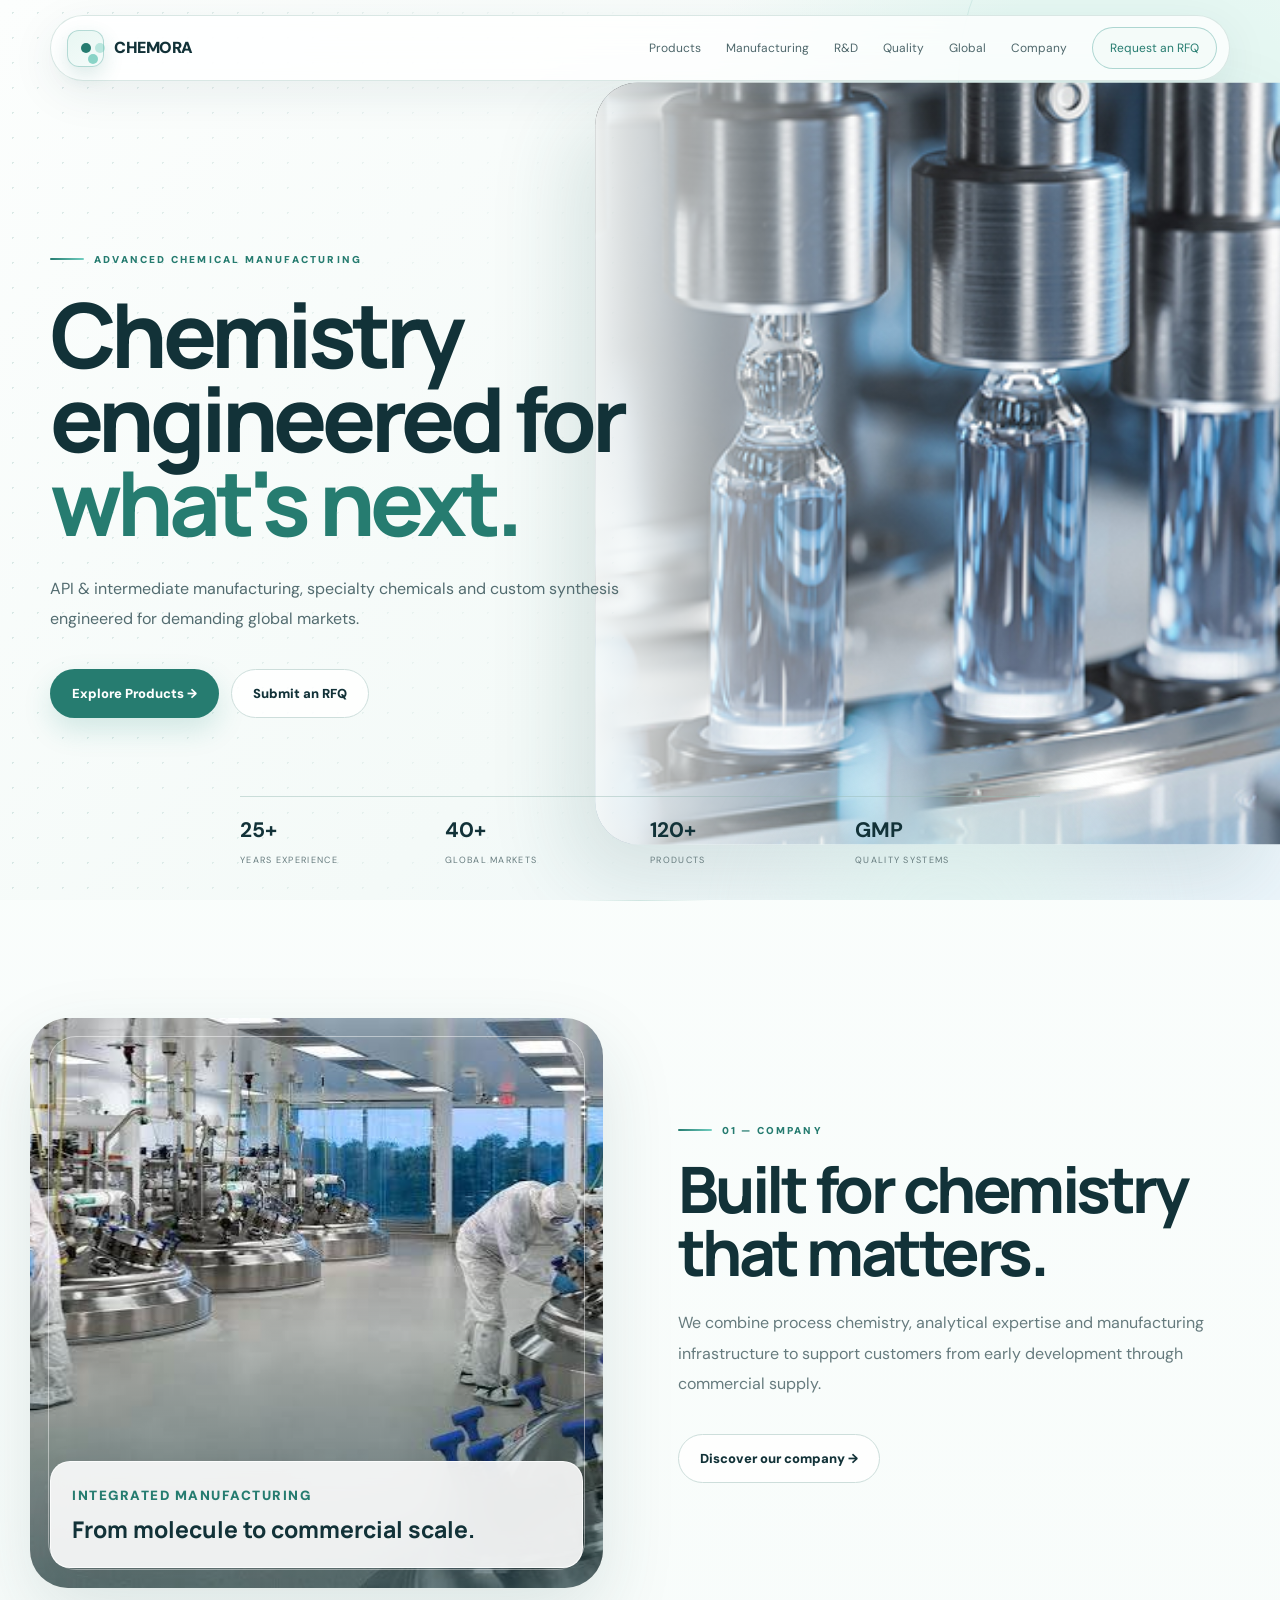
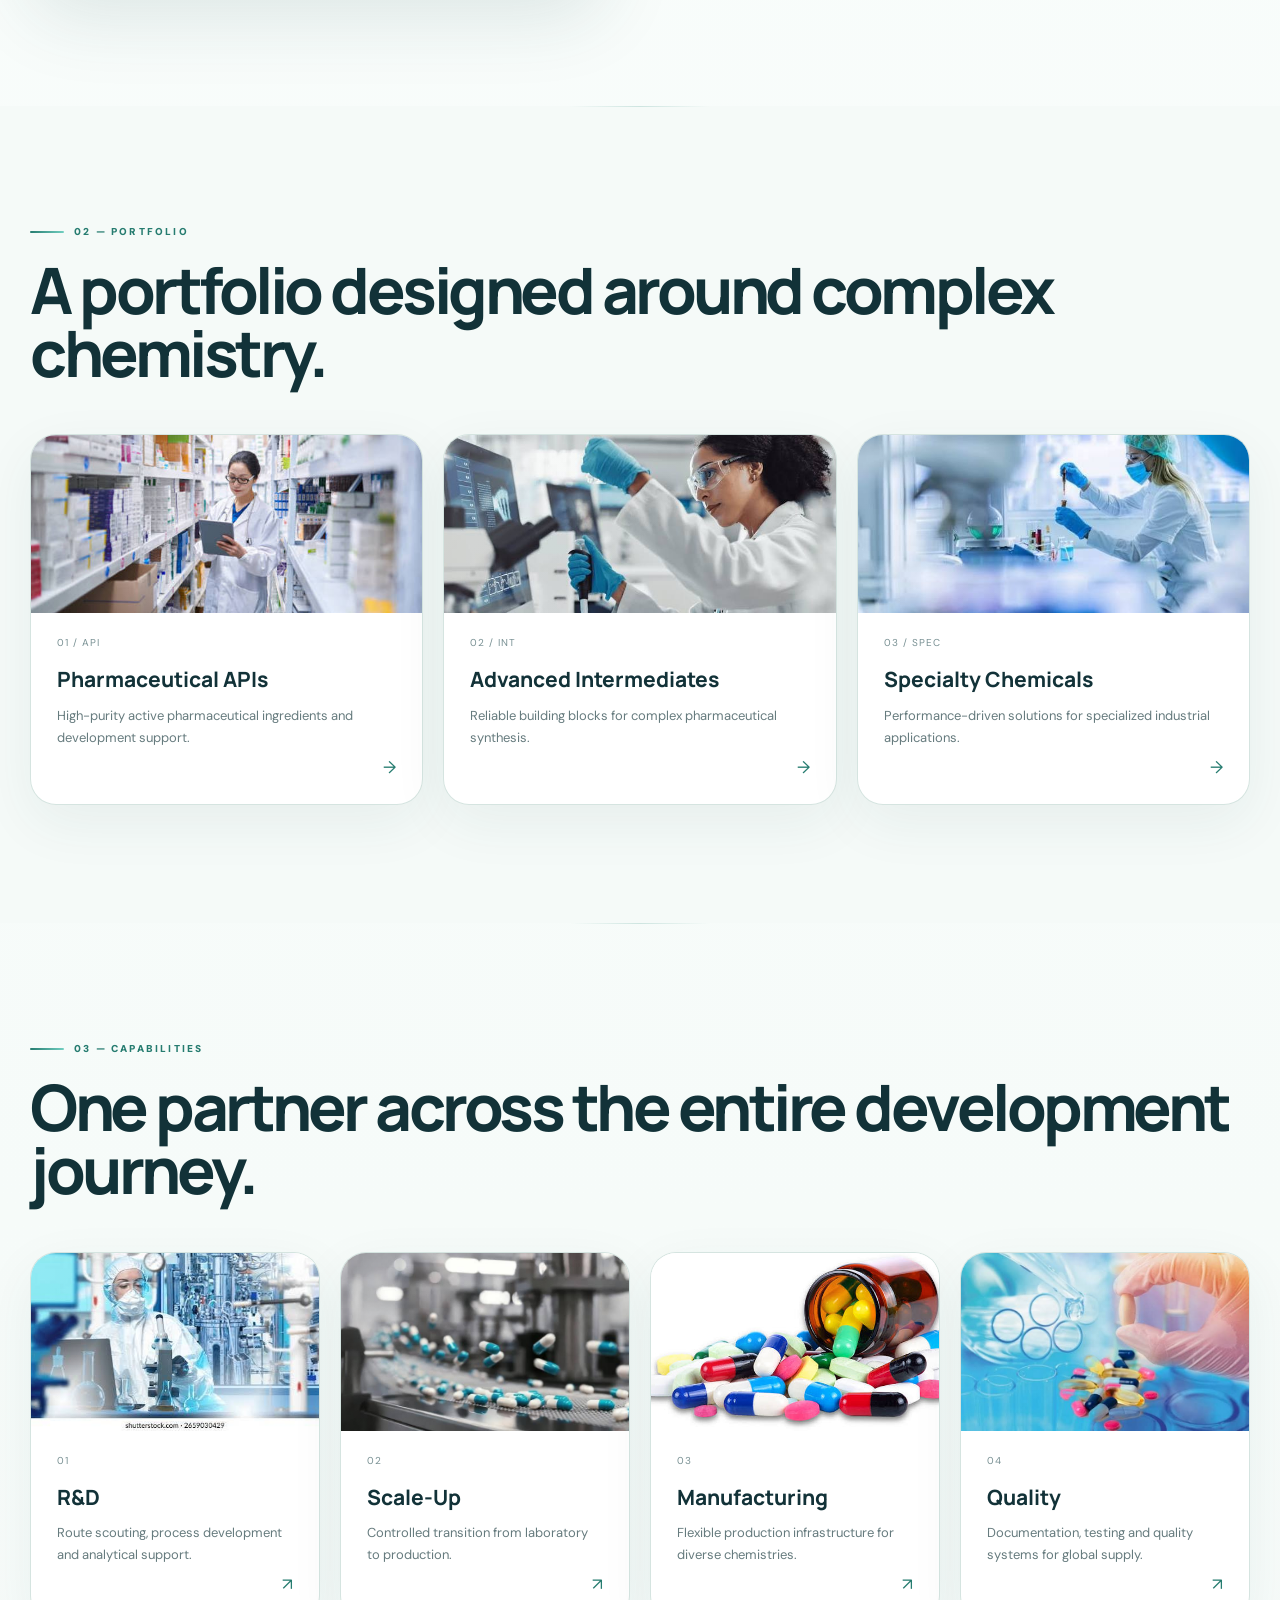
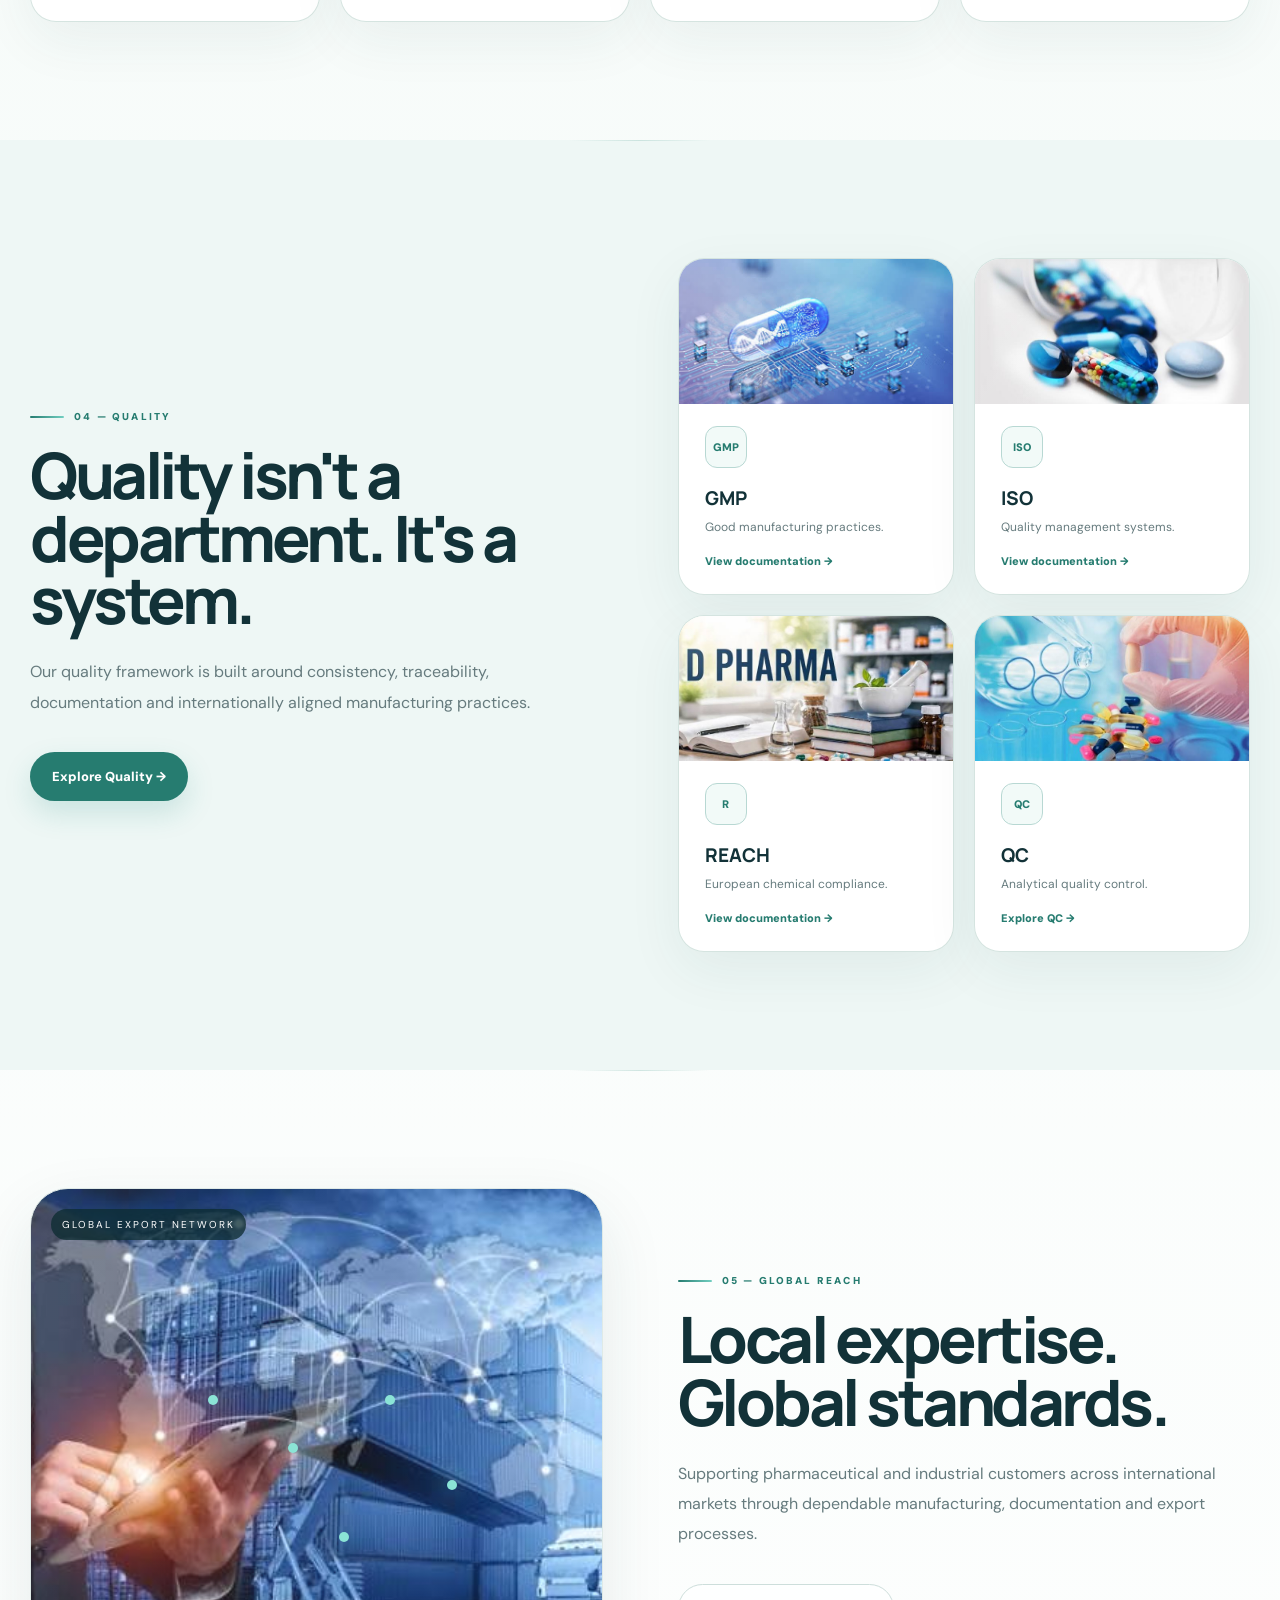
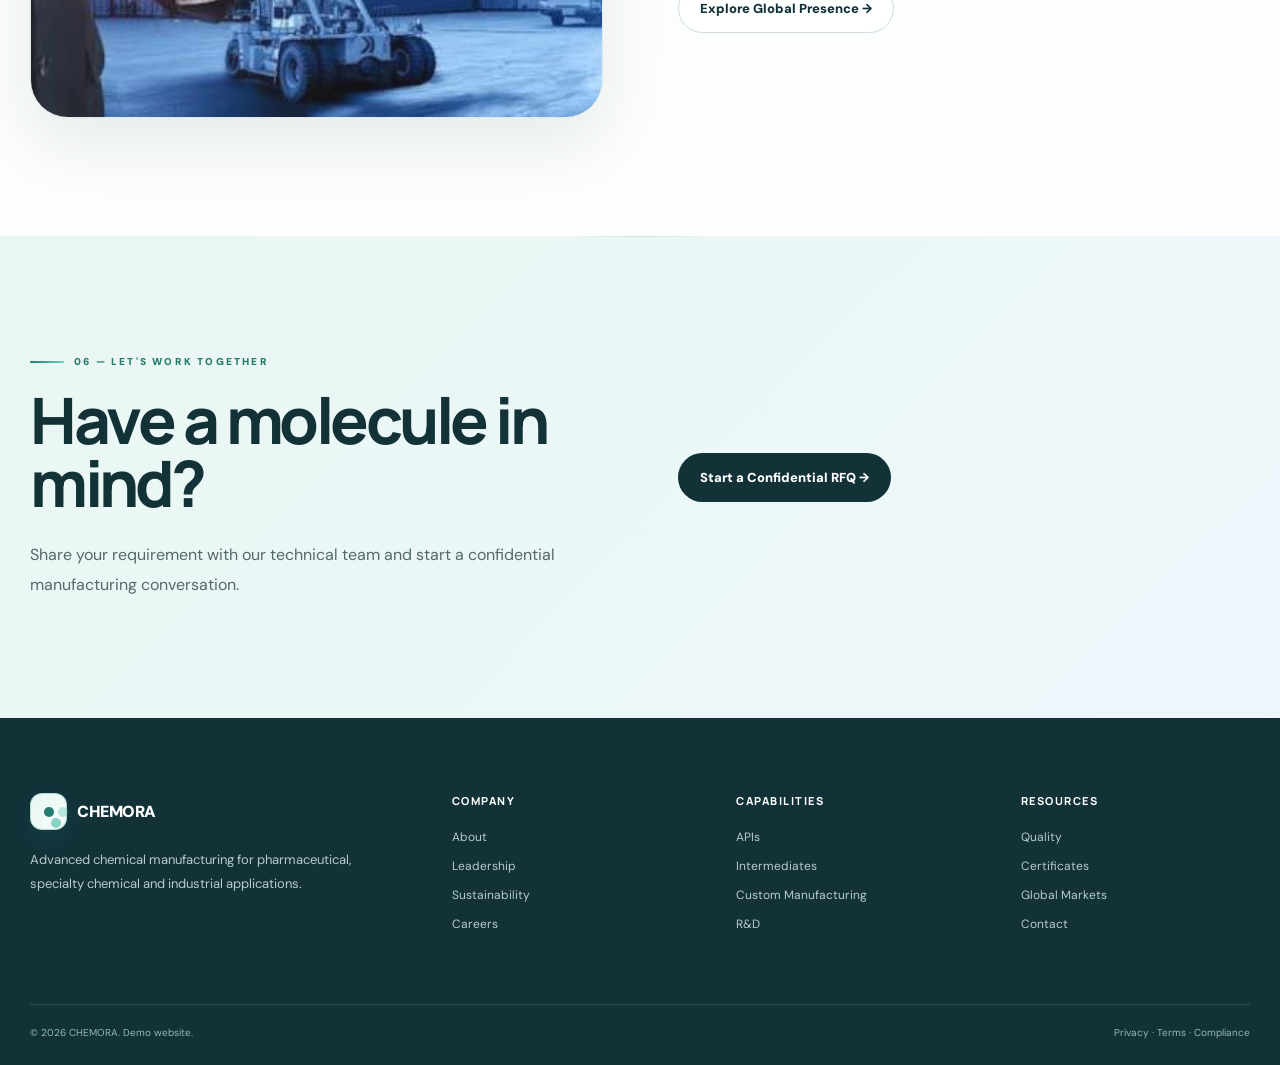
<file: index.html>
<!DOCTYPE html>
<html lang="en"><head>
<meta charset="utf-8"/><meta content="width=device-width,initial-scale=1" name="viewport"/>
<title>CHEMORA — Advanced Chemical Manufacturing</title>
<meta content="Premium corporate portal for APIs, intermediates, specialty chemicals and custom manufacturing." name="description"/>
<link href="https://fonts.googleapis.com" rel="preconnect"/><link crossorigin="" href="https://fonts.gstatic.com" rel="preconnect"/>
<link href="https://fonts.googleapis.com/css2?family=DM+Sans:wght@400;500;600;700&amp;family=DM+Serif+Display&amp;family=Manrope:wght@400;500;600;700;800&amp;display=swap" rel="stylesheet"/>
<link href="css/main.css" rel="stylesheet"/></head><body>
<header class="navbar">
<div class="container nav-inner">
<a class="logo" href="index.html"><span class="logo-mark"><i></i></span>CHEMORA</a>
<nav class="nav-links">
<a href="products.html">Products</a>
<a href="manufacturing.html">Manufacturing</a>
<a href="research.html">R&amp;D</a>
<a href="quality.html">Quality</a>
<a href="global.html">Global</a>
<a href="about.html">Company</a>
<a class="nav-cta" href="rfq.html">Request an RFQ</a>
</nav>
<button aria-label="Open menu" class="menu-btn">☰</button>
</div>
</header>
<div class="mobile-menu">
<a href="products.html">Products</a>
<a href="manufacturing.html">Manufacturing</a>
<a href="research.html">R&amp;D</a>
<a href="quality.html">Quality</a>
<a href="global.html">Global</a>
<a href="about.html">Company</a>
<a href="rfq.html">Request an RFQ</a>
</div>
<main>
<section class="hero">
<div class="hero-bg"></div><div class="hero-grid"></div>
<div class="container hero-content">
<div class="eyebrow">Advanced Chemical Manufacturing</div>
<h1 class="display">Chemistry engineered for <em>what's next.</em></h1>
<p>API &amp; intermediate manufacturing, specialty chemicals and custom synthesis engineered for demanding global markets.</p>
<div class="btn-row"><a class="btn btn-primary" href="products.html">Explore Products →</a><a class="btn btn-outline" href="rfq.html">Submit an RFQ</a></div>
</div>
<div class="hero-bottom"><div class="container stats">
<div class="stat"><strong>25+</strong><span>Years Experience</span></div><div class="stat"><strong>40+</strong><span>Global Markets</span></div><div class="stat"><strong>120+</strong><span>Products</span></div><div class="stat"><strong>GMP</strong><span>Quality Systems</span></div>
</div></div>
</section>
<section class="section">
<div class="container split">
<div class="image-panel home-quality-image reveal"><div class="image-caption"><small>INTEGRATED MANUFACTURING</small><h3>From molecule to commercial scale.</h3></div></div>
<div class="reveal"><div class="eyebrow">01 — Company</div><h2 class="section-title" style="margin-top:20px">Built for chemistry that matters.</h2>
<p class="lead">We combine process chemistry, analytical expertise and manufacturing infrastructure to support customers from early development through commercial supply.</p>
<div class="btn-row"><a class="btn btn-outline" href="about.html">Discover our company →</a></div></div>
</div>
</section>
<section class="section section-alt">
<div class="container">
<div class="eyebrow">02 — Portfolio</div><h2 class="section-title" style="margin-top:20px">A portfolio designed around complex chemistry.</h2>
<div class="grid card-grid-3" style="margin-top:50px">
<a class="card info-card reveal" href="products.html"><div class="card-media"><img alt="01 / API Pharmaceutical APIs High-purity active pharmaceutical ingredients and development support. → image" loading="lazy" src="assets/images/components/home-api.jpg"/></div><span class="num">01 / API</span><h3>Pharmaceutical APIs</h3><p>High-purity active pharmaceutical ingredients and development support.</p><span class="arrow">→</span></a>
<a class="card info-card reveal" href="products.html"><div class="card-media"><img alt="02 / INT Advanced Intermediates Reliable building blocks for complex pharmaceutical synthesis. → image" loading="lazy" src="assets/images/components/home-intermediate.jpg"/></div><span class="num">02 / INT</span><h3>Advanced Intermediates</h3><p>Reliable building blocks for complex pharmaceutical synthesis.</p><span class="arrow">→</span></a>
<a class="card info-card reveal" href="products.html"><div class="card-media"><img alt="03 / SPEC Specialty Chemicals Performance-driven solutions for specialized industrial applications. → image" loading="lazy" src="assets/images/components/home-specialty.jpg"/></div><span class="num">03 / SPEC</span><h3>Specialty Chemicals</h3><p>Performance-driven solutions for specialized industrial applications.</p><span class="arrow">→</span></a>
</div>
</div>
</section>
<section class="section">
<div class="container">
<div class="eyebrow">03 — Capabilities</div><h2 class="section-title" style="margin-top:20px">One partner across the entire development journey.</h2>
<div class="grid card-grid-4" style="margin-top:50px">
<a class="card info-card reveal" href="research.html"><div class="card-media"><img alt="01 R&amp;D Route scouting, process development and analytical support. ↗ image" loading="lazy" src="assets/images/components/home-rd.jpg"/></div><span class="num">01</span><h3>R&amp;D</h3><p>Route scouting, process development and analytical support.</p><span class="arrow">↗</span></a>
<a class="card info-card reveal" href="manufacturing.html"><div class="card-media"><img alt="02 Scale-Up Controlled transition from laboratory to production. ↗ image" loading="lazy" src="assets/images/components/home-scale.jpg"/></div><span class="num">02</span><h3>Scale-Up</h3><p>Controlled transition from laboratory to production.</p><span class="arrow">↗</span></a>
<a class="card info-card reveal" href="manufacturing.html"><div class="card-media"><img alt="03 Manufacturing Flexible production infrastructure for diverse chemistries. ↗ image" loading="lazy" src="assets/images/components/home-manufacturing.jpg"/></div><span class="num">03</span><h3>Manufacturing</h3><p>Flexible production infrastructure for diverse chemistries.</p><span class="arrow">↗</span></a>
<a class="card info-card reveal" href="quality.html"><div class="card-media"><img alt="04 Quality Documentation, testing and quality systems for global supply. ↗ image" loading="lazy" src="assets/images/components/home-quality.jpg"/></div><span class="num">04</span><h3>Quality</h3><p>Documentation, testing and quality systems for global supply.</p><span class="arrow">↗</span></a>
</div>
</div>
</section>
<section class="section section-soft">
<div class="container split">
<div class="reveal"><div class="eyebrow">04 — Quality</div><h2 class="section-title" style="margin-top:20px">Quality isn't a department. It's a system.</h2><p class="lead">Our quality framework is built around consistency, traceability, documentation and internationally aligned manufacturing practices.</p><div class="btn-row"><a class="btn btn-primary" href="quality.html">Explore Quality →</a></div></div>
<div class="grid card-grid-2" style="grid-template-columns:1fr 1fr">
<div class="card cert reveal"><div class="card-media"><img alt="GMP GMP Good manufacturing practices. View documentation → image" loading="lazy" src="assets/images/components/home-gmp.jpg"/></div><div class="cert-icon">GMP</div><h3>GMP</h3><p>Good manufacturing practices.</p><a class="download" href="certifications.html">View documentation →</a></div>
<div class="card cert reveal"><div class="card-media"><img alt="ISO ISO Quality management systems. View documentation → image" loading="lazy" src="assets/images/components/home-iso.jpg"/></div><div class="cert-icon">ISO</div><h3>ISO</h3><p>Quality management systems.</p><a class="download" href="certifications.html">View documentation →</a></div>
<div class="card cert reveal"><div class="card-media"><img alt="R REACH European chemical compliance. View documentation → image" loading="lazy" src="assets/images/components/home-reach.jpg"/></div><div class="cert-icon">R</div><h3>REACH</h3><p>European chemical compliance.</p><a class="download" href="certifications.html">View documentation →</a></div>
<div class="card cert reveal"><div class="card-media"><img alt="QC QC Analytical quality control. Explore QC → image" loading="lazy" src="assets/images/components/home-qc.jpg"/></div><div class="cert-icon">QC</div><h3>QC</h3><p>Analytical quality control.</p><a class="download" href="quality.html">Explore QC →</a></div>
</div>
</div>
</section>
<section class="section">
<div class="container split">
<div class="world reveal"><span class="world-label">GLOBAL EXPORT NETWORK</span><i class="pin p1"></i><i class="pin p2"></i><i class="pin p3"></i><i class="pin p4"></i><i class="pin p5"></i></div>
<div class="reveal"><div class="eyebrow">05 — Global Reach</div><h2 class="section-title" style="margin-top:20px">Local expertise. Global standards.</h2><p class="lead">Supporting pharmaceutical and industrial customers across international markets through dependable manufacturing, documentation and export processes.</p><div class="btn-row"><a class="btn btn-outline" href="global.html">Explore Global Presence →</a></div></div>
</div>
</section>
<section class="section section-mint">
<div class="container split">
<div><div class="eyebrow" style="color:#277b6e">06 — Let's Work Together</div><h2 class="section-title" style="margin-top:20px">Have a molecule in mind?</h2><p class="lead" style="color:#536a69">Share your requirement with our technical team and start a confidential manufacturing conversation.</p></div>
<div><a class="btn btn-dark" href="rfq.html">Start a Confidential RFQ →</a></div>
</div>
</section>
</main>
<footer>
<div class="container footer-grid">
<div class="footer-brand">
<a class="logo" href="index.html"><span class="logo-mark"><i></i></span>CHEMORA</a>
<p>Advanced chemical manufacturing for pharmaceutical, specialty chemical and industrial applications.</p>
</div>
<div class="footer-col"><h4>Company</h4><a href="about.html">About</a><a href="about.html#leadership">Leadership</a><a href="about.html#sustainability">Sustainability</a><a href="about.html#careers">Careers</a></div>
<div class="footer-col"><h4>Capabilities</h4><a href="products.html">APIs</a><a href="products.html">Intermediates</a><a href="manufacturing.html">Custom Manufacturing</a><a href="research.html">R&amp;D</a></div>
<div class="footer-col"><h4>Resources</h4><a href="quality.html">Quality</a><a href="certifications.html">Certificates</a><a href="global.html">Global Markets</a><a href="contact.html">Contact</a></div>
</div>
<div class="container footer-bottom"><span>© 2026 CHEMORA. Demo website.</span><span>Privacy · Terms · Compliance</span></div>
</footer>
<script src="js/main.js"></script>
</body></html>
</file>
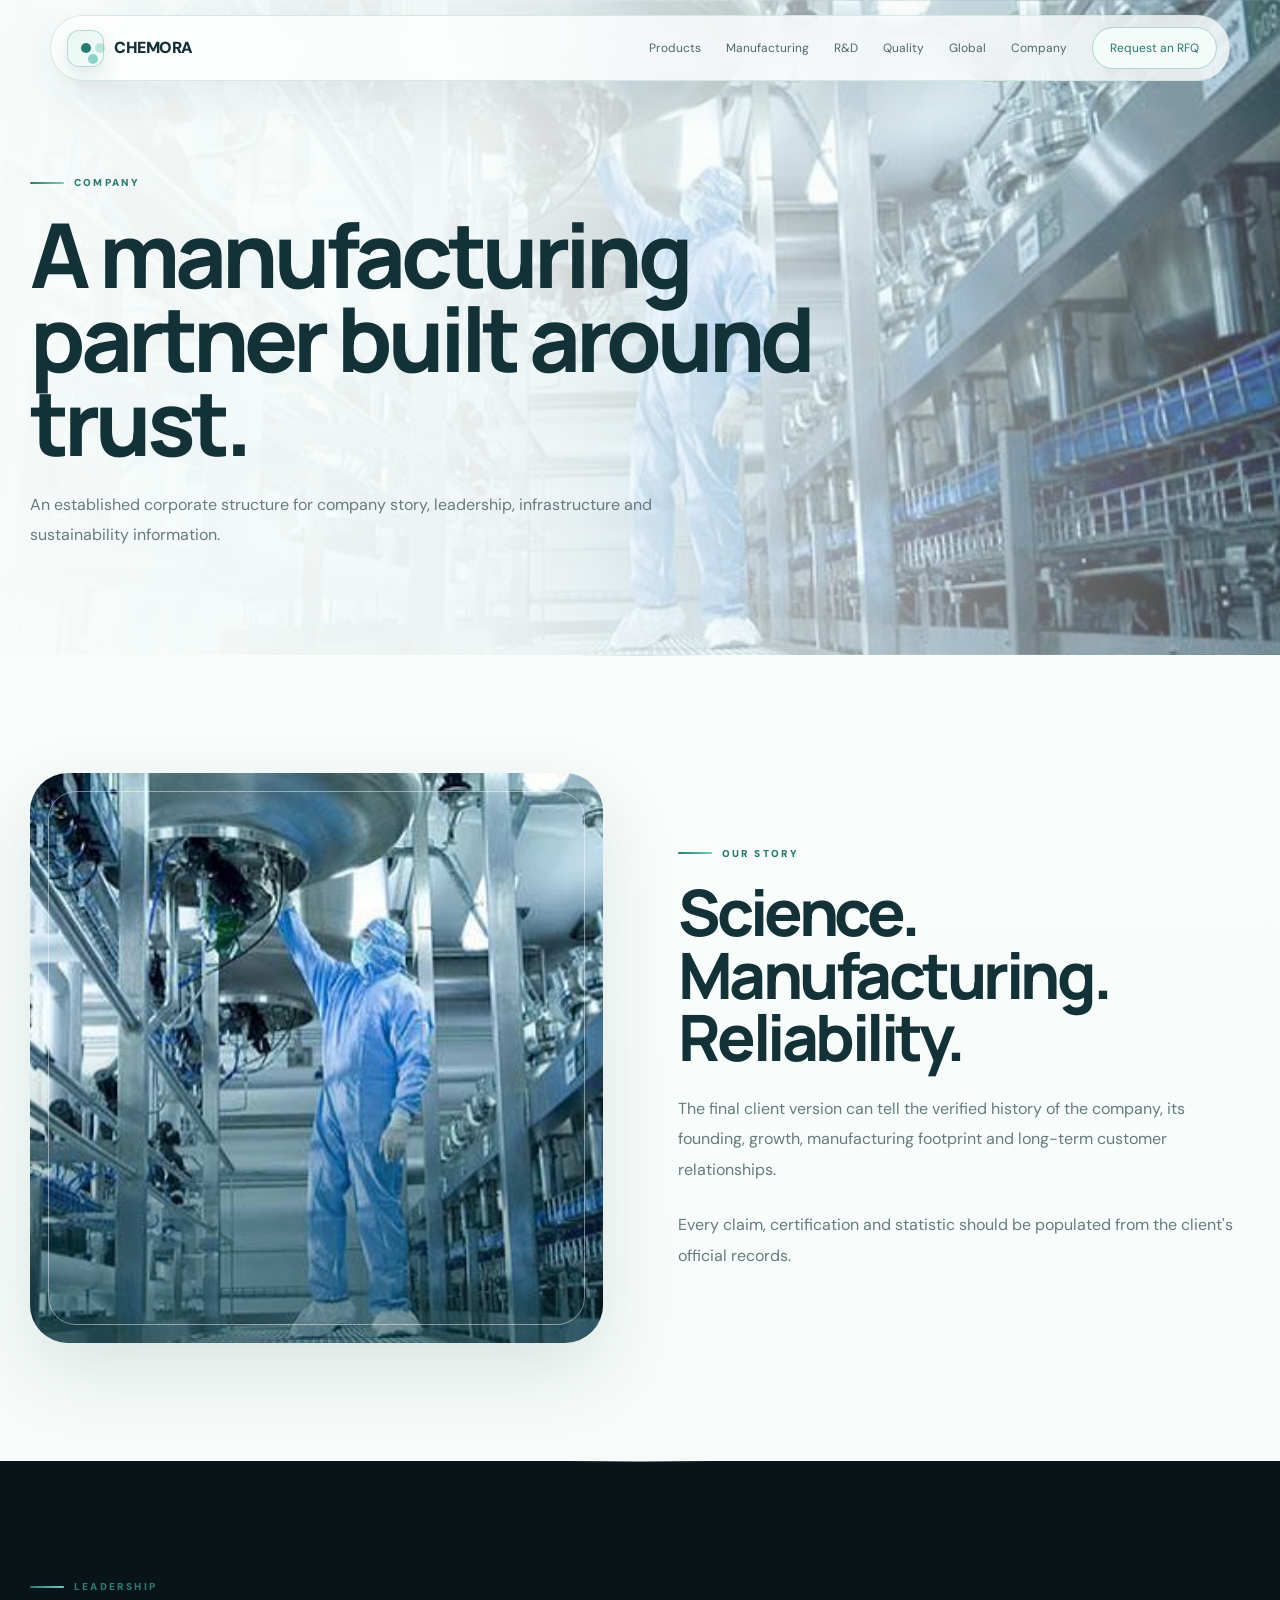
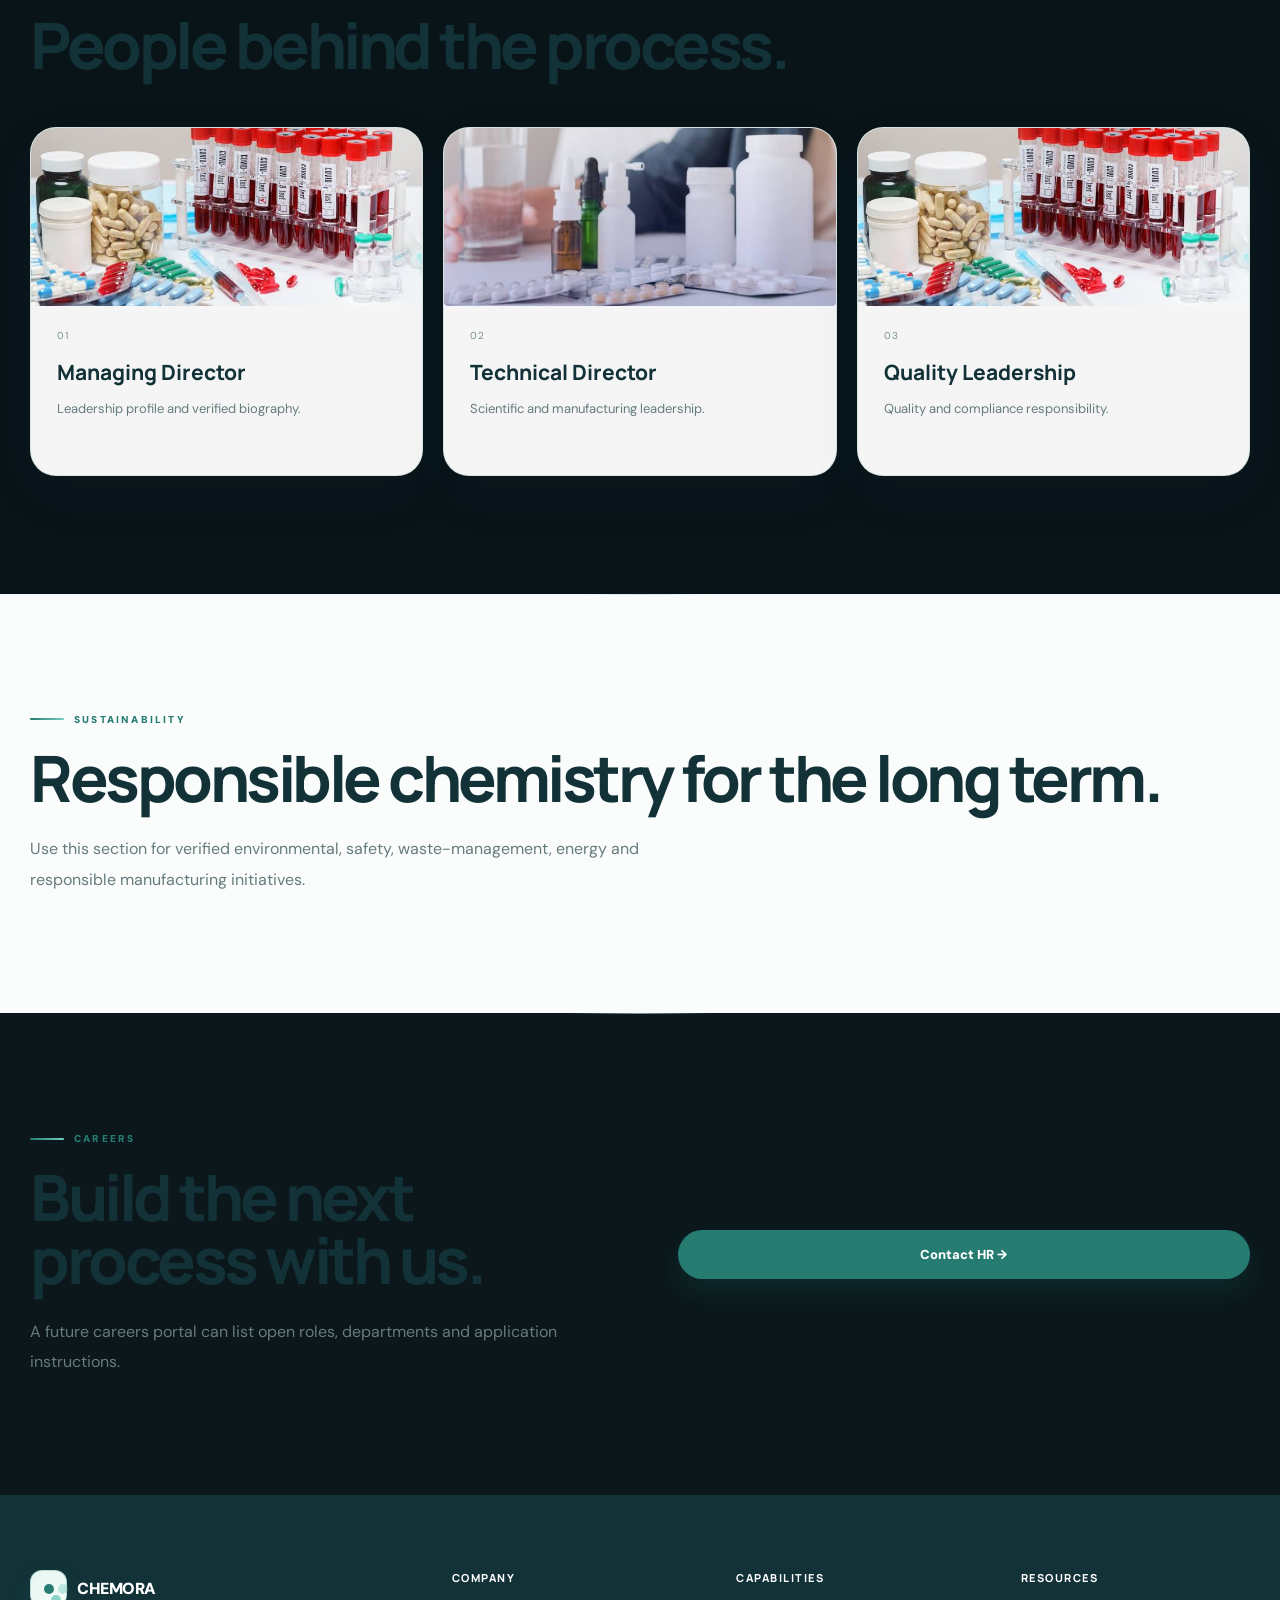
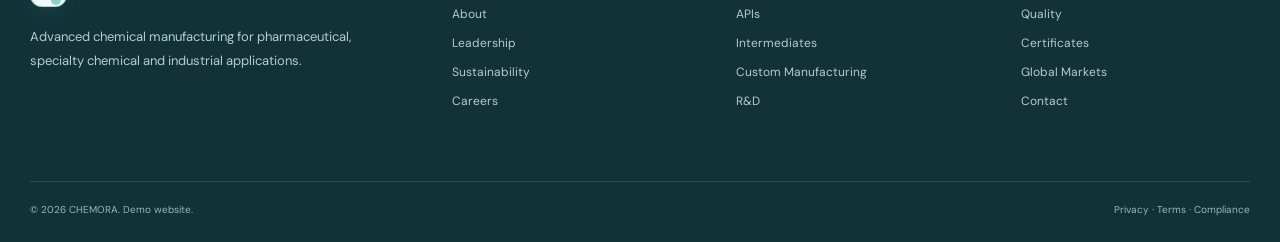
<file: about.html>
<!DOCTYPE html>
<html lang="en"><head>
<meta charset="utf-8"/><meta content="width=device-width,initial-scale=1" name="viewport"/>
<title>About — CHEMORA</title>
<meta content="Company, leadership, infrastructure and sustainability." name="description"/>
<link href="https://fonts.googleapis.com" rel="preconnect"/><link crossorigin="" href="https://fonts.gstatic.com" rel="preconnect"/>
<link href="https://fonts.googleapis.com/css2?family=DM+Sans:wght@400;500;600;700&amp;family=DM+Serif+Display&amp;family=Manrope:wght@400;500;600;700;800&amp;display=swap" rel="stylesheet"/>
<link href="css/main.css" rel="stylesheet"/></head><body>
<header class="navbar">
<div class="container nav-inner">
<a class="logo" href="index.html"><span class="logo-mark"><i></i></span>CHEMORA</a>
<nav class="nav-links">
<a href="products.html">Products</a>
<a href="manufacturing.html">Manufacturing</a>
<a href="research.html">R&amp;D</a>
<a href="quality.html">Quality</a>
<a href="global.html">Global</a>
<a href="about.html">Company</a>
<a class="nav-cta" href="rfq.html">Request an RFQ</a>
</nav>
<button aria-label="Open menu" class="menu-btn">☰</button>
</div>
</header>
<div class="mobile-menu">
<a href="products.html">Products</a>
<a href="manufacturing.html">Manufacturing</a>
<a href="research.html">R&amp;D</a>
<a href="quality.html">Quality</a>
<a href="global.html">Global</a>
<a href="about.html">Company</a>
<a href="rfq.html">Request an RFQ</a>
</div>
<main>
<section class="page-hero page-hero-image page-hero-about"><div class="container"><div class="eyebrow">Company</div><h1 class="display">A manufacturing partner built around trust.</h1><p class="lead">An established corporate structure for company story, leadership, infrastructure and sustainability information.</p></div></section>
<section class="section"><div class="container split"><div class="image-panel about-image reveal"></div><div><div class="eyebrow">Our Story</div><h2 class="section-title" style="margin-top:20px">Science. Manufacturing. Reliability.</h2><p class="lead">The final client version can tell the verified history of the company, its founding, growth, manufacturing footprint and long-term customer relationships.</p><p class="lead">Every claim, certification and statistic should be populated from the client's official records.</p></div></div></section>
<section class="section" id="leadership" style="background:#091419"><div class="container"><div class="eyebrow">Leadership</div><h2 class="section-title" style="margin-top:20px">People behind the process.</h2><div class="grid card-grid-3" style="margin-top:50px"><div class="card info-card reveal"><div class="card-media"><img alt="01 Managing Director Leadership profile and verified biography. image" loading="lazy" src="assets/images/components/about-md.jpg"/></div><span class="num">01</span><h3>Managing Director</h3><p>Leadership profile and verified biography.</p></div><div class="card info-card reveal"><div class="card-media"><img alt="02 Technical Director Scientific and manufacturing leadership. image" loading="lazy" src="assets/images/components/about-tech.jpg"/></div><span class="num">02</span><h3>Technical Director</h3><p>Scientific and manufacturing leadership.</p></div><div class="card info-card reveal"><div class="card-media"><img alt="03 Quality Leadership Quality and compliance responsibility. image" loading="lazy" src="assets/images/components/about-quality.jpg"/></div><span class="num">03</span><h3>Quality Leadership</h3><p>Quality and compliance responsibility.</p></div></div></div></section>
<section class="section" id="sustainability"><div class="container"><div class="eyebrow">Sustainability</div><h2 class="section-title" style="margin-top:20px">Responsible chemistry for the long term.</h2><p class="lead">Use this section for verified environmental, safety, waste-management, energy and responsible manufacturing initiatives.</p></div></section>
<section class="section" id="careers" style="background:#0b171b"><div class="container split"><div><div class="eyebrow">Careers</div><h2 class="section-title" style="margin-top:20px">Build the next process with us.</h2><p class="lead">A future careers portal can list open roles, departments and application instructions.</p></div><a class="btn btn-primary" href="contact.html">Contact HR →</a></div></section>
</main>
<footer>
<div class="container footer-grid">
<div class="footer-brand">
<a class="logo" href="index.html"><span class="logo-mark"><i></i></span>CHEMORA</a>
<p>Advanced chemical manufacturing for pharmaceutical, specialty chemical and industrial applications.</p>
</div>
<div class="footer-col"><h4>Company</h4><a href="about.html">About</a><a href="about.html#leadership">Leadership</a><a href="about.html#sustainability">Sustainability</a><a href="about.html#careers">Careers</a></div>
<div class="footer-col"><h4>Capabilities</h4><a href="products.html">APIs</a><a href="products.html">Intermediates</a><a href="manufacturing.html">Custom Manufacturing</a><a href="research.html">R&amp;D</a></div>
<div class="footer-col"><h4>Resources</h4><a href="quality.html">Quality</a><a href="certifications.html">Certificates</a><a href="global.html">Global Markets</a><a href="contact.html">Contact</a></div>
</div>
<div class="container footer-bottom"><span>© 2026 CHEMORA. Demo website.</span><span>Privacy · Terms · Compliance</span></div>
</footer>
<script src="js/main.js"></script>
</body></html>
</file>
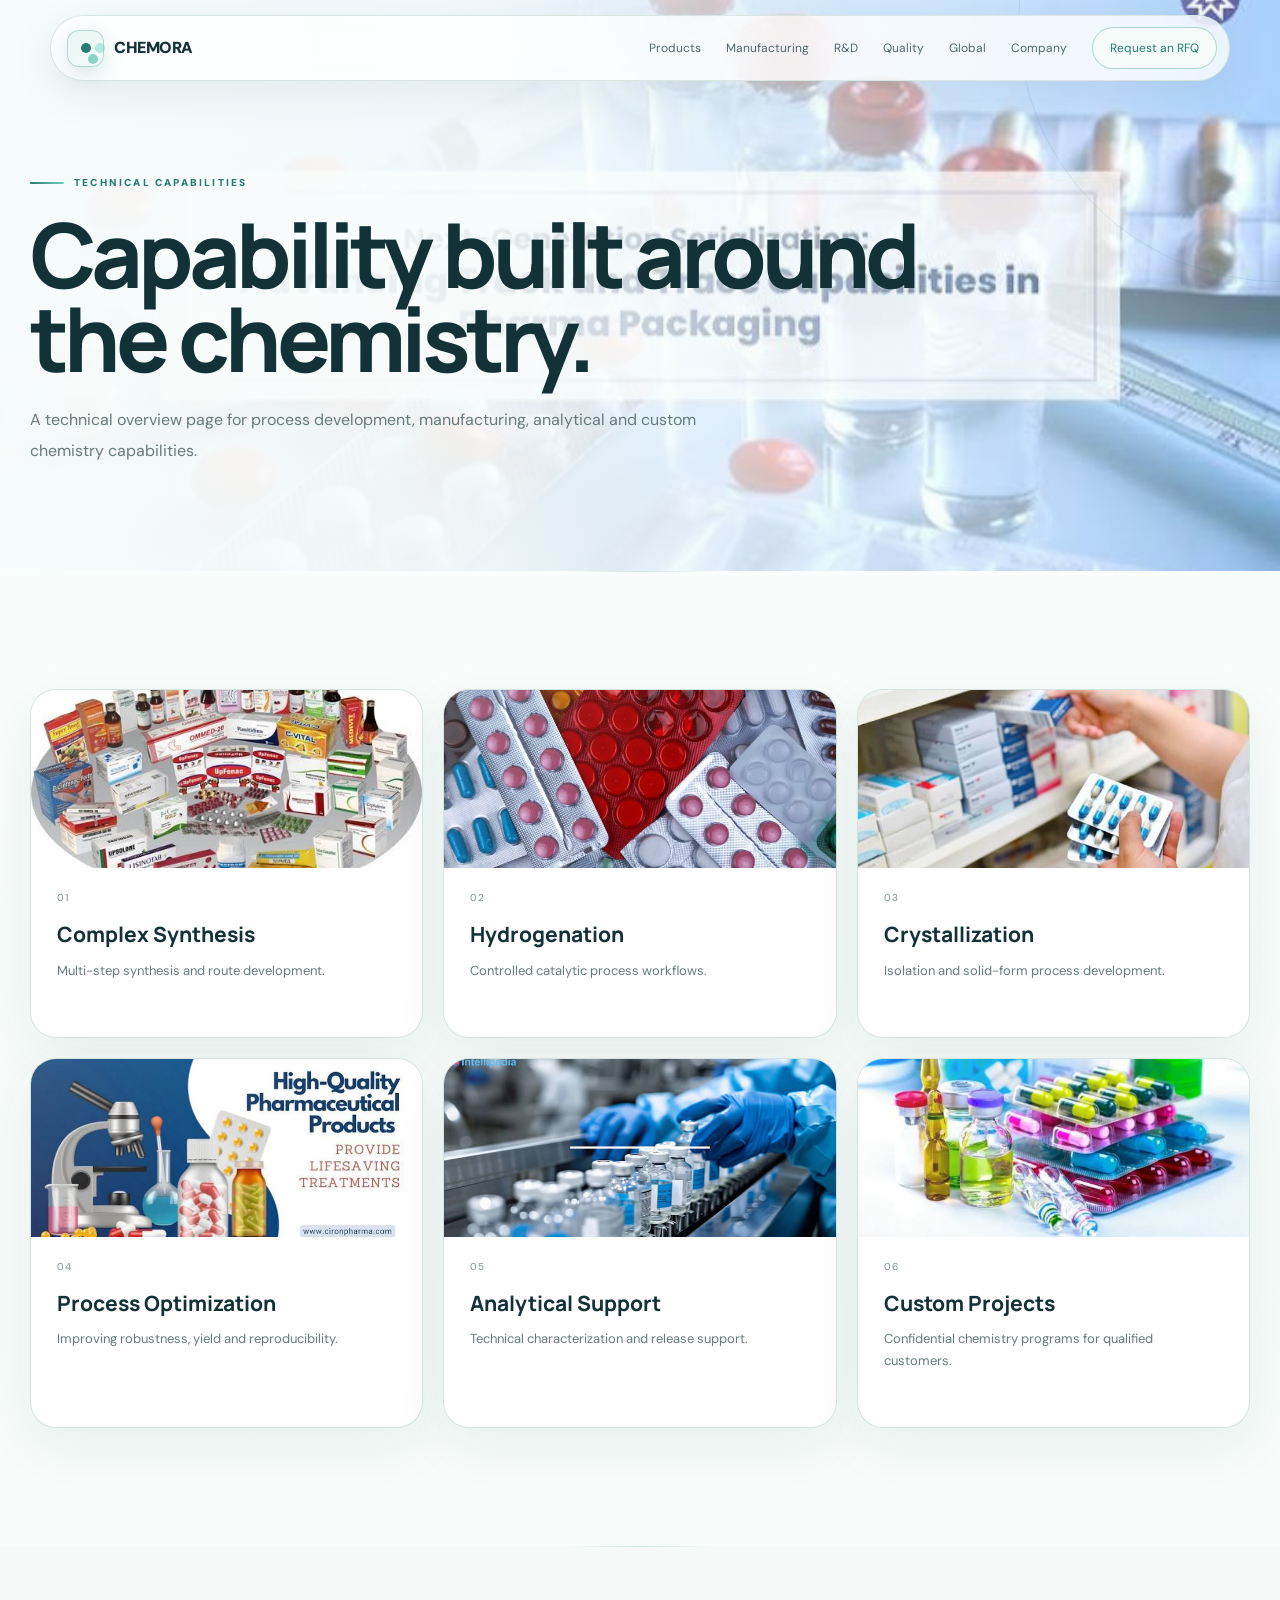
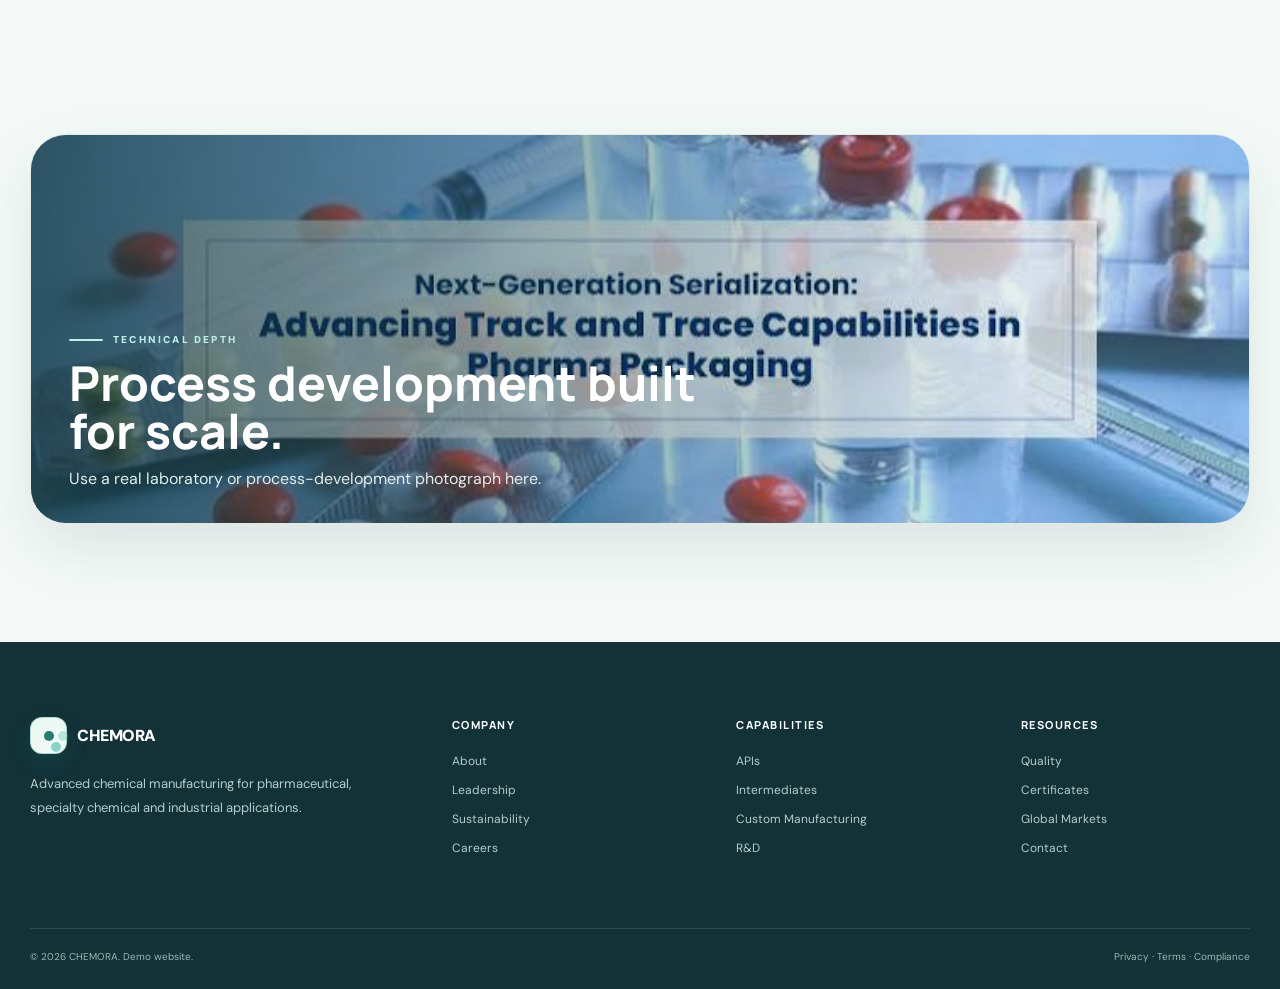
<file: capabilities.html>
<!DOCTYPE html>
<html lang="en"><head>
<meta charset="utf-8"/><meta content="width=device-width,initial-scale=1" name="viewport"/>
<title>Capabilities — CHEMORA</title>
<meta content="Technical capabilities overview." name="description"/>
<link href="https://fonts.googleapis.com" rel="preconnect"/><link crossorigin="" href="https://fonts.gstatic.com" rel="preconnect"/>
<link href="https://fonts.googleapis.com/css2?family=DM+Sans:wght@400;500;600;700&amp;family=DM+Serif+Display&amp;family=Manrope:wght@400;500;600;700;800&amp;display=swap" rel="stylesheet"/>
<link href="css/main.css" rel="stylesheet"/></head><body>
<header class="navbar">
<div class="container nav-inner">
<a class="logo" href="index.html"><span class="logo-mark"><i></i></span>CHEMORA</a>
<nav class="nav-links">
<a href="products.html">Products</a>
<a href="manufacturing.html">Manufacturing</a>
<a href="research.html">R&amp;D</a>
<a href="quality.html">Quality</a>
<a href="global.html">Global</a>
<a href="about.html">Company</a>
<a class="nav-cta" href="rfq.html">Request an RFQ</a>
</nav>
<button aria-label="Open menu" class="menu-btn">☰</button>
</div>
</header>
<div class="mobile-menu">
<a href="products.html">Products</a>
<a href="manufacturing.html">Manufacturing</a>
<a href="research.html">R&amp;D</a>
<a href="quality.html">Quality</a>
<a href="global.html">Global</a>
<a href="about.html">Company</a>
<a href="rfq.html">Request an RFQ</a>
</div>
<main><section class="page-hero page-hero-image page-hero-capabilities"><div class="container"><div class="eyebrow">Technical Capabilities</div><h1 class="display">Capability built around the chemistry.</h1><p class="lead">A technical overview page for process development, manufacturing, analytical and custom chemistry capabilities.</p></div></section>
<section class="section"><div class="container grid card-grid-3"><div class="card info-card reveal"><div class="card-media"><img alt="01 Complex Synthesis Multi-step synthesis and route development. image" loading="lazy" src="assets/images/components/cap-synthesis.jpg"/></div><span class="num">01</span><h3>Complex Synthesis</h3><p>Multi-step synthesis and route development.</p></div><div class="card info-card reveal"><div class="card-media"><img alt="02 Hydrogenation Controlled catalytic process workflows. image" loading="lazy" src="assets/images/components/cap-hydrogenation.jpg"/></div><span class="num">02</span><h3>Hydrogenation</h3><p>Controlled catalytic process workflows.</p></div><div class="card info-card reveal"><div class="card-media"><img alt="03 Crystallization Isolation and solid-form process development. image" loading="lazy" src="assets/images/components/cap-crystallization.jpg"/></div><span class="num">03</span><h3>Crystallization</h3><p>Isolation and solid-form process development.</p></div><div class="card info-card reveal"><div class="card-media"><img alt="04 Process Optimization Improving robustness, yield and reproducibility. image" loading="lazy" src="assets/images/components/cap-optimization.jpg"/></div><span class="num">04</span><h3>Process Optimization</h3><p>Improving robustness, yield and reproducibility.</p></div><div class="card info-card reveal"><div class="card-media"><img alt="05 Analytical Support Technical characterization and release support. image" loading="lazy" src="assets/images/components/cap-analytical.jpg"/></div><span class="num">05</span><h3>Analytical Support</h3><p>Technical characterization and release support.</p></div><div class="card info-card reveal"><div class="card-media"><img alt="06 Custom Projects Confidential chemistry programs for qualified customers. image" loading="lazy" src="assets/images/components/cap-custom.jpg"/></div><span class="num">06</span><h3>Custom Projects</h3><p>Confidential chemistry programs for qualified customers.</p></div></div></section><section class="section section-alt"><div class="container"><div class="media-band capabilities-image reveal"><div class="media-band-content"><div class="eyebrow">Technical Depth</div><h3>Process development built for scale.</h3><p>Use a real laboratory or process-development photograph here.</p></div></div></div></section>
</main>
<footer>
<div class="container footer-grid">
<div class="footer-brand">
<a class="logo" href="index.html"><span class="logo-mark"><i></i></span>CHEMORA</a>
<p>Advanced chemical manufacturing for pharmaceutical, specialty chemical and industrial applications.</p>
</div>
<div class="footer-col"><h4>Company</h4><a href="about.html">About</a><a href="about.html#leadership">Leadership</a><a href="about.html#sustainability">Sustainability</a><a href="about.html#careers">Careers</a></div>
<div class="footer-col"><h4>Capabilities</h4><a href="products.html">APIs</a><a href="products.html">Intermediates</a><a href="manufacturing.html">Custom Manufacturing</a><a href="research.html">R&amp;D</a></div>
<div class="footer-col"><h4>Resources</h4><a href="quality.html">Quality</a><a href="certifications.html">Certificates</a><a href="global.html">Global Markets</a><a href="contact.html">Contact</a></div>
</div>
<div class="container footer-bottom"><span>© 2026 CHEMORA. Demo website.</span><span>Privacy · Terms · Compliance</span></div>
</footer>
<script src="js/main.js"></script>
</body></html>
</file>
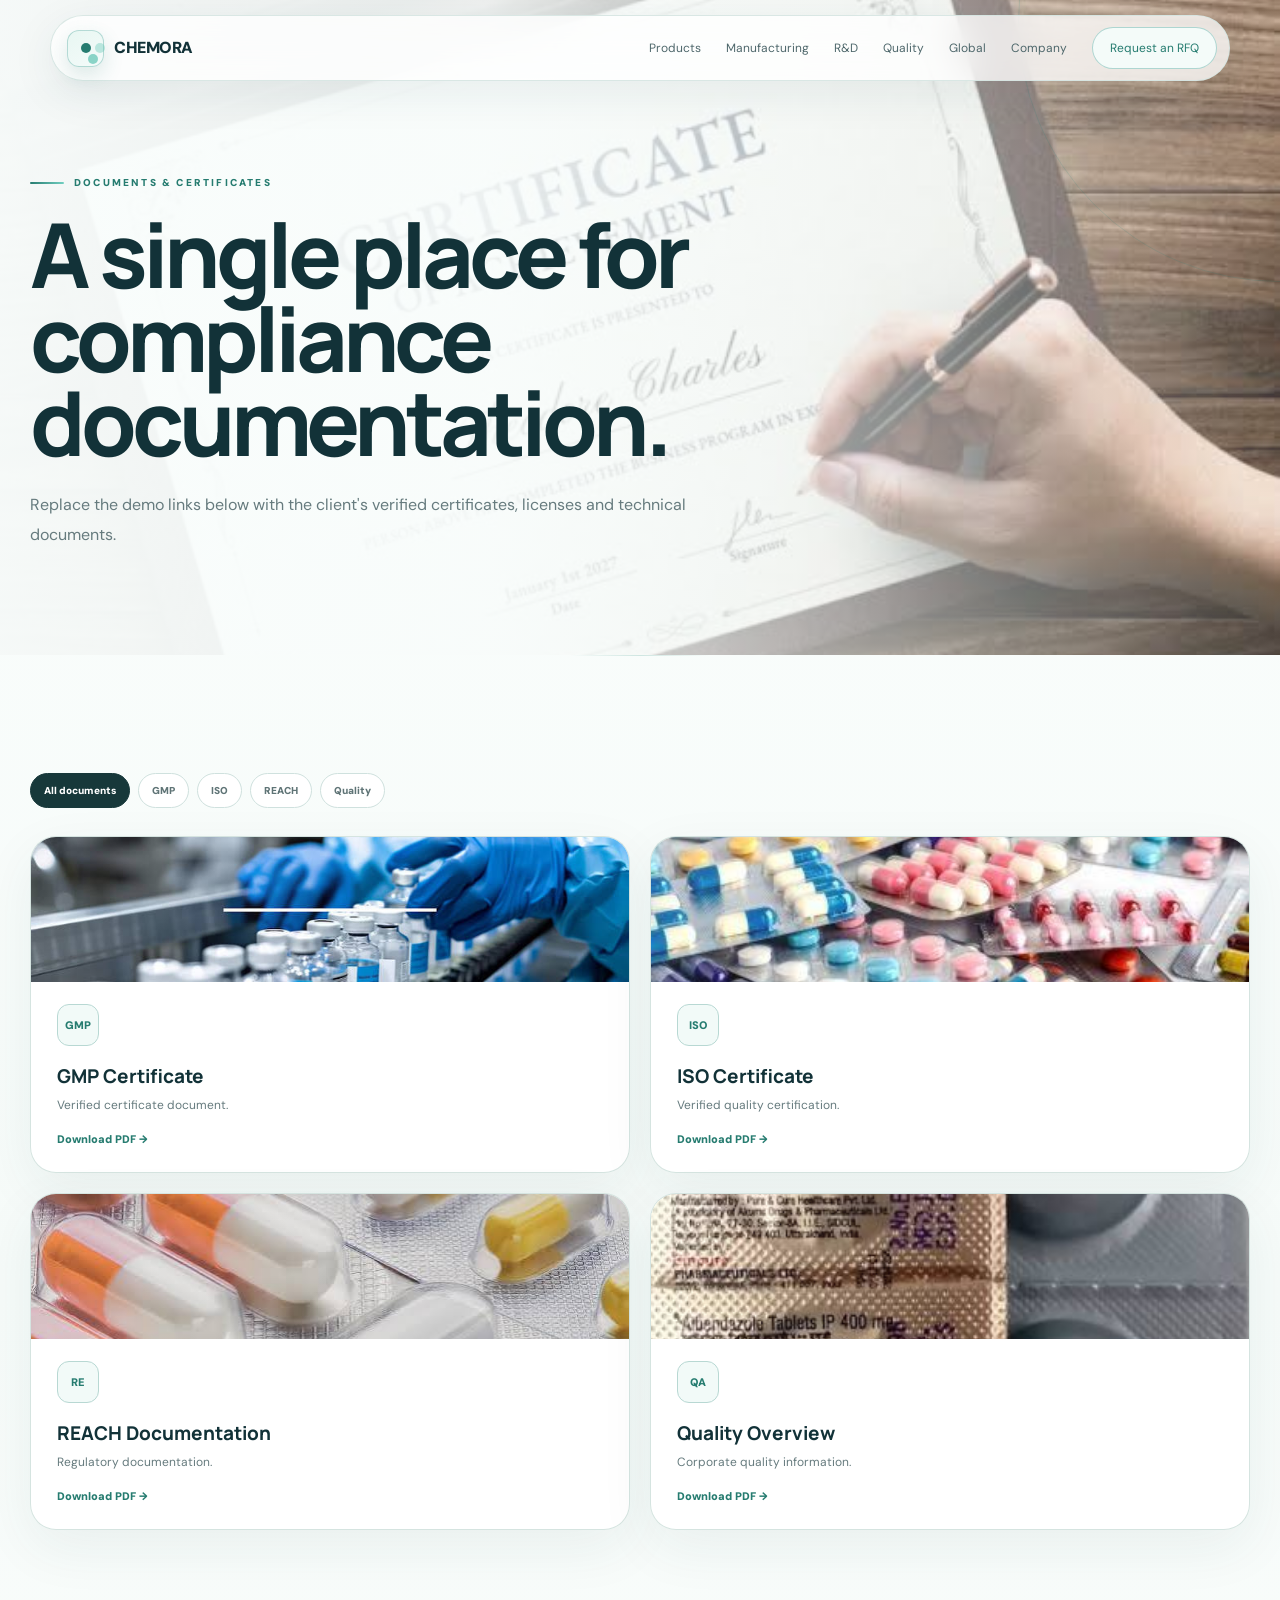
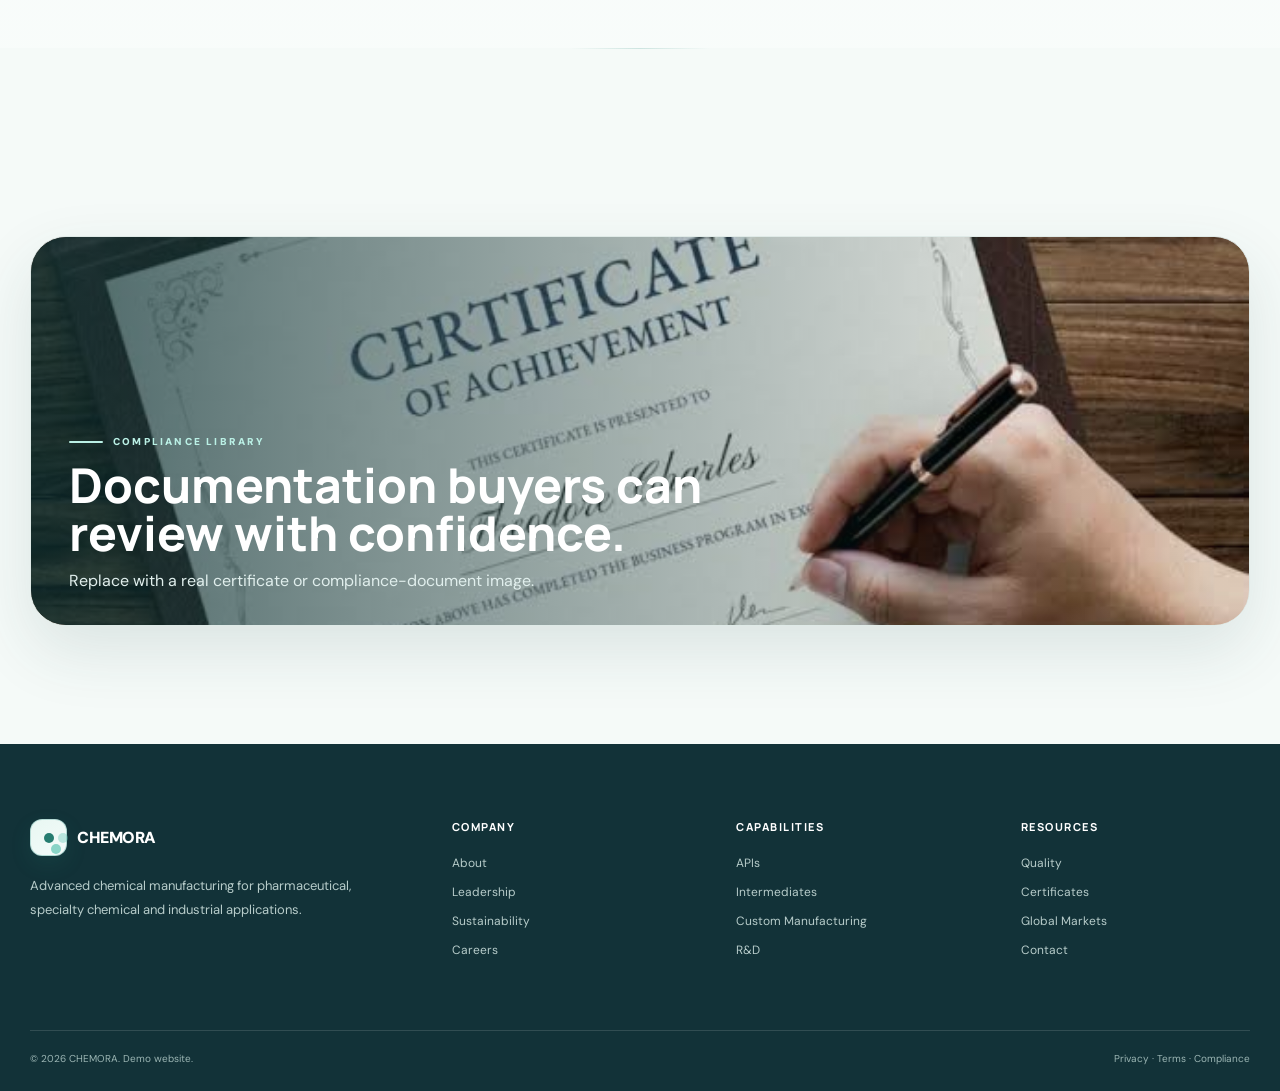
<file: certifications.html>
<!DOCTYPE html>
<html lang="en"><head>
<meta charset="utf-8"/><meta content="width=device-width,initial-scale=1" name="viewport"/>
<title>Certificates — CHEMORA</title>
<meta content="Certificate and compliance document center." name="description"/>
<link href="https://fonts.googleapis.com" rel="preconnect"/><link crossorigin="" href="https://fonts.gstatic.com" rel="preconnect"/>
<link href="https://fonts.googleapis.com/css2?family=DM+Sans:wght@400;500;600;700&amp;family=DM+Serif+Display&amp;family=Manrope:wght@400;500;600;700;800&amp;display=swap" rel="stylesheet"/>
<link href="css/main.css" rel="stylesheet"/></head><body>
<header class="navbar">
<div class="container nav-inner">
<a class="logo" href="index.html"><span class="logo-mark"><i></i></span>CHEMORA</a>
<nav class="nav-links">
<a href="products.html">Products</a>
<a href="manufacturing.html">Manufacturing</a>
<a href="research.html">R&amp;D</a>
<a href="quality.html">Quality</a>
<a href="global.html">Global</a>
<a href="about.html">Company</a>
<a class="nav-cta" href="rfq.html">Request an RFQ</a>
</nav>
<button aria-label="Open menu" class="menu-btn">☰</button>
</div>
</header>
<div class="mobile-menu">
<a href="products.html">Products</a>
<a href="manufacturing.html">Manufacturing</a>
<a href="research.html">R&amp;D</a>
<a href="quality.html">Quality</a>
<a href="global.html">Global</a>
<a href="about.html">Company</a>
<a href="rfq.html">Request an RFQ</a>
</div>
<main><section class="page-hero page-hero-image page-hero-certifications"><div class="container"><div class="eyebrow">Documents &amp; Certificates</div><h1 class="display">A single place for compliance documentation.</h1><p class="lead">Replace the demo links below with the client's verified certificates, licenses and technical documents.</p></div></section>
<section class="section"><div class="container"><div class="doc-filters"><button class="doc-filter active" data-doc-filter="all">All documents</button><button class="doc-filter" data-doc-filter="gmp">GMP</button><button class="doc-filter" data-doc-filter="iso">ISO</button><button class="doc-filter" data-doc-filter="reach">REACH</button><button class="doc-filter" data-doc-filter="quality">Quality</button></div><div class="grid cert-grid"><div class="card cert reveal" data-doc="gmp"><div class="card-media"><img alt="GMP GMP Certificate Verified certificate document. Download PDF → image" loading="lazy" src="assets/images/components/cert-gmp.jpg"/></div><div class="cert-icon">GMP</div><h3>GMP Certificate</h3><p>Verified certificate document.</p><a class="download" href="assets/documents/gmp-certificate.pdf">Download PDF →</a></div><div class="card cert reveal" data-doc="iso"><div class="card-media"><img alt="ISO ISO Certificate Verified quality certification. Download PDF → image" loading="lazy" src="assets/images/components/cert-iso.jpg"/></div><div class="cert-icon">ISO</div><h3>ISO Certificate</h3><p>Verified quality certification.</p><a class="download" href="assets/documents/iso-certificate.pdf">Download PDF →</a></div><div class="card cert reveal" data-doc="reach"><div class="card-media"><img alt="RE REACH Documentation Regulatory documentation. Download PDF → image" loading="lazy" src="assets/images/components/cert-reach.jpg"/></div><div class="cert-icon">RE</div><h3>REACH Documentation</h3><p>Regulatory documentation.</p><a class="download" href="assets/documents/reach-document.pdf">Download PDF →</a></div><div class="card cert reveal" data-doc="quality"><div class="card-media"><img alt="QA Quality Overview Corporate quality information. Download PDF → image" loading="lazy" src="assets/images/components/cert-quality.jpg"/></div><div class="cert-icon">QA</div><h3>Quality Overview</h3><p>Corporate quality information.</p><a class="download" href="assets/documents/quality-overview.pdf">Download PDF →</a></div></div></div></section><section class="section section-alt"><div class="container"><div class="media-band certifications-image reveal"><div class="media-band-content"><div class="eyebrow">Compliance Library</div><h3>Documentation buyers can review with confidence.</h3><p>Replace with a real certificate or compliance-document image.</p></div></div></div></section>
</main>
<footer>
<div class="container footer-grid">
<div class="footer-brand">
<a class="logo" href="index.html"><span class="logo-mark"><i></i></span>CHEMORA</a>
<p>Advanced chemical manufacturing for pharmaceutical, specialty chemical and industrial applications.</p>
</div>
<div class="footer-col"><h4>Company</h4><a href="about.html">About</a><a href="about.html#leadership">Leadership</a><a href="about.html#sustainability">Sustainability</a><a href="about.html#careers">Careers</a></div>
<div class="footer-col"><h4>Capabilities</h4><a href="products.html">APIs</a><a href="products.html">Intermediates</a><a href="manufacturing.html">Custom Manufacturing</a><a href="research.html">R&amp;D</a></div>
<div class="footer-col"><h4>Resources</h4><a href="quality.html">Quality</a><a href="certifications.html">Certificates</a><a href="global.html">Global Markets</a><a href="contact.html">Contact</a></div>
</div>
<div class="container footer-bottom"><span>© 2026 CHEMORA. Demo website.</span><span>Privacy · Terms · Compliance</span></div>
</footer>
<script src="js/main.js"></script>
</body></html>
</file>
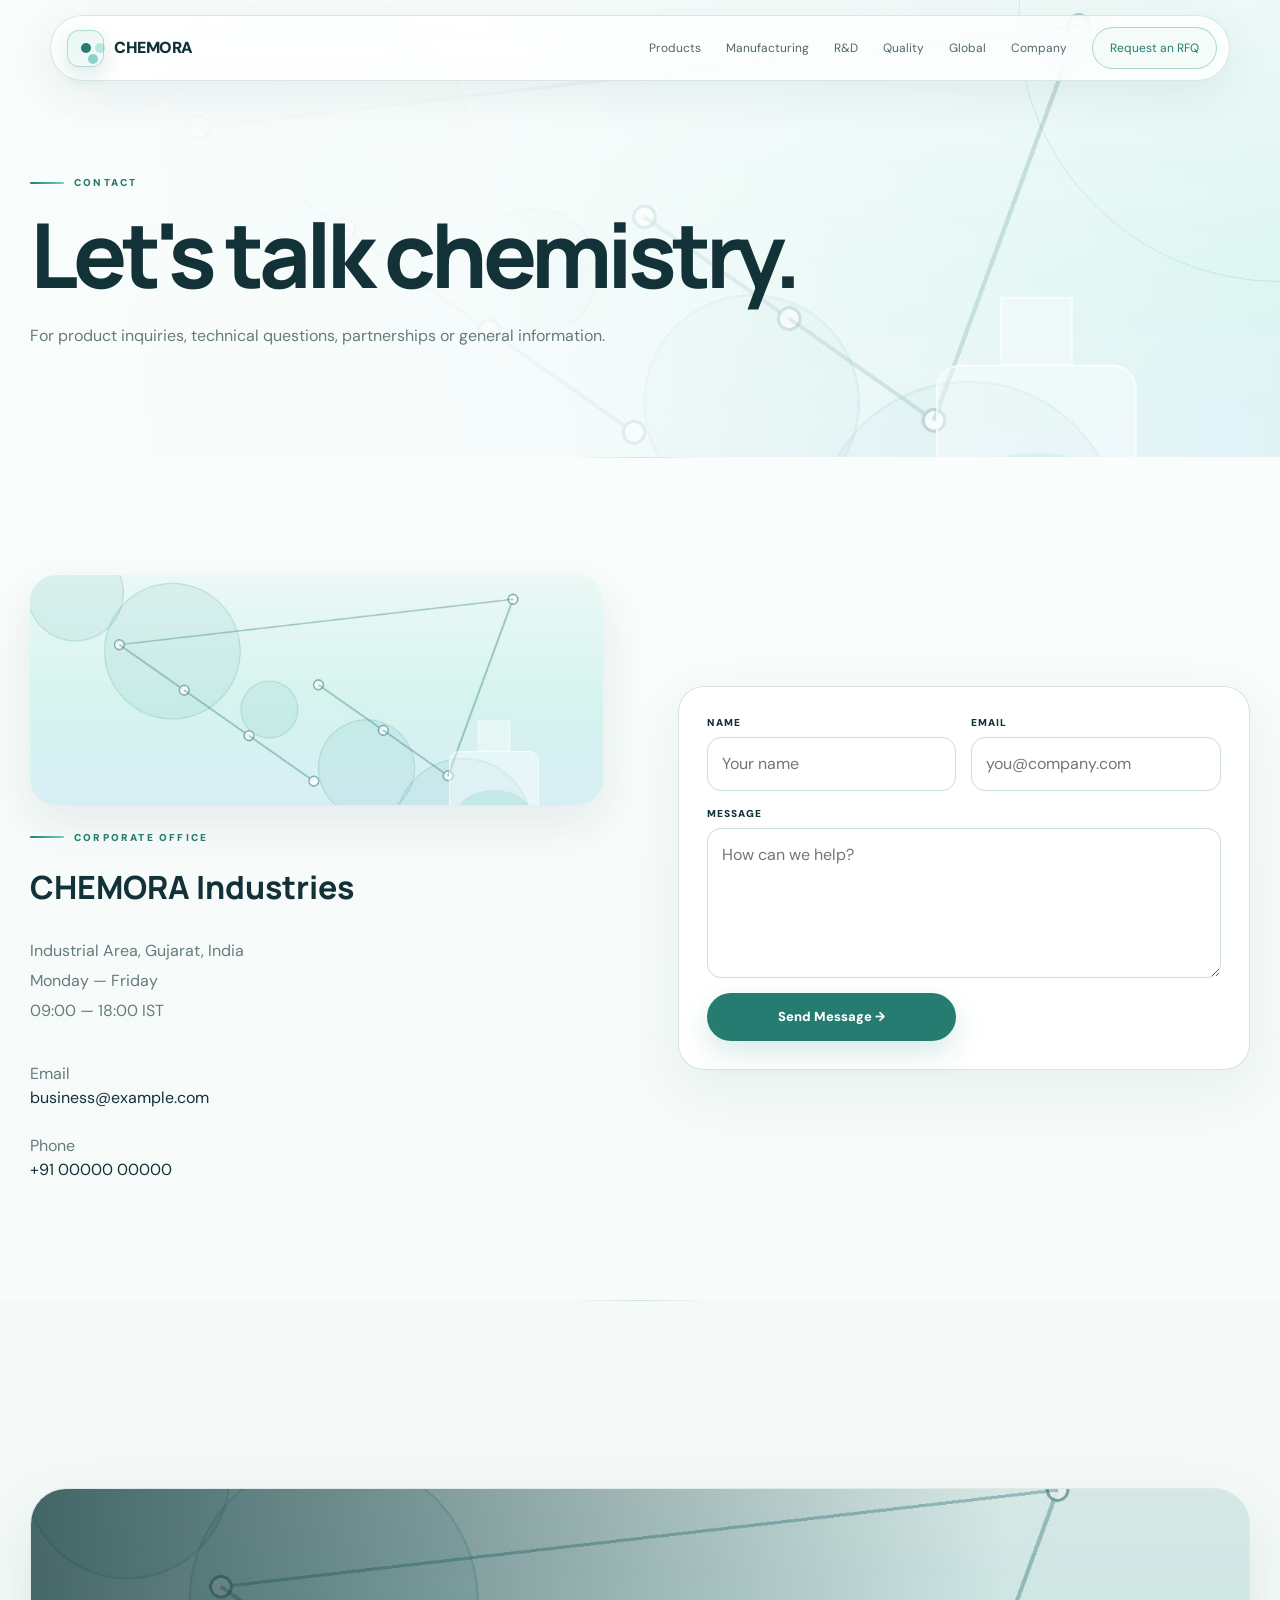
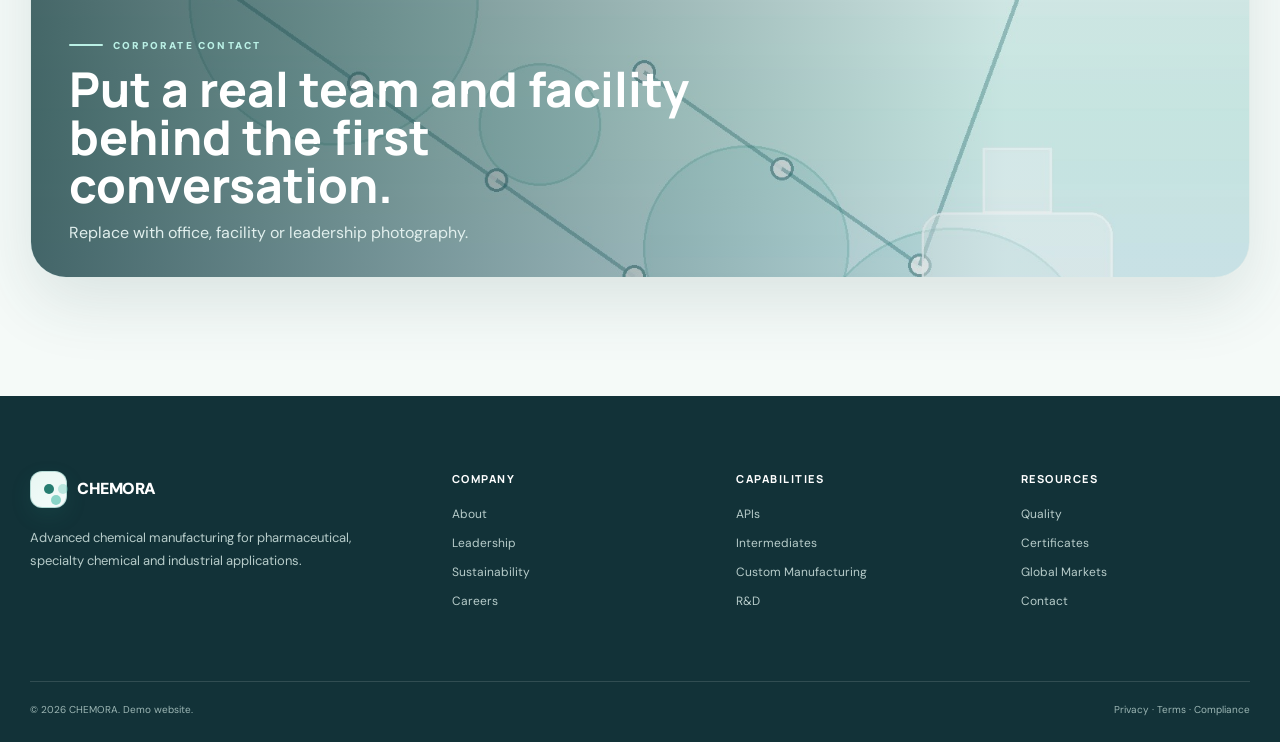
<file: contact.html>
<!DOCTYPE html>
<html lang="en"><head>
<meta charset="utf-8"/><meta content="width=device-width,initial-scale=1" name="viewport"/>
<title>Contact — CHEMORA</title>
<meta content="Contact the chemical manufacturing team." name="description"/>
<link href="https://fonts.googleapis.com" rel="preconnect"/><link crossorigin="" href="https://fonts.gstatic.com" rel="preconnect"/>
<link href="https://fonts.googleapis.com/css2?family=DM+Sans:wght@400;500;600;700&amp;family=DM+Serif+Display&amp;family=Manrope:wght@400;500;600;700;800&amp;display=swap" rel="stylesheet"/>
<link href="css/main.css" rel="stylesheet"/></head><body>
<header class="navbar">
<div class="container nav-inner">
<a class="logo" href="index.html"><span class="logo-mark"><i></i></span>CHEMORA</a>
<nav class="nav-links">
<a href="products.html">Products</a>
<a href="manufacturing.html">Manufacturing</a>
<a href="research.html">R&amp;D</a>
<a href="quality.html">Quality</a>
<a href="global.html">Global</a>
<a href="about.html">Company</a>
<a class="nav-cta" href="rfq.html">Request an RFQ</a>
</nav>
<button aria-label="Open menu" class="menu-btn">☰</button>
</div>
</header>
<div class="mobile-menu">
<a href="products.html">Products</a>
<a href="manufacturing.html">Manufacturing</a>
<a href="research.html">R&amp;D</a>
<a href="quality.html">Quality</a>
<a href="global.html">Global</a>
<a href="about.html">Company</a>
<a href="rfq.html">Request an RFQ</a>
</div>
<main><section class="page-hero page-hero-image page-hero-contact"><div class="container"><div class="eyebrow">Contact</div><h1 class="display">Let's talk chemistry.</h1><p class="lead">For product inquiries, technical questions, partnerships or general information.</p></div></section>
<section class="section"><div class="container split"><div><div class="contact-visual"><img alt="Corporate office" loading="lazy" src="assets/images/15-contact-office.jpg"/></div><div class="eyebrow">Corporate Office</div><h2 style="font-size:32px;margin-top:18px">CHEMORA Industries</h2><p class="lead">Industrial Area, Gujarat, India<br/>Monday — Friday<br/>09:00 — 18:00 IST</p><div style="margin-top:35px"><p class="muted">Email</p><p>business@example.com</p><br/><p class="muted">Phone</p><p>+91 00000 00000</p></div></div><form class="form card" data-demo-form="" style="padding:28px"><div class="field"><label>Name</label><input placeholder="Your name"/></div><div class="field"><label>Email</label><input placeholder="you@company.com" type="email"/></div><div class="field full"><label>Message</label><textarea placeholder="How can we help?"></textarea></div><button class="btn btn-primary" type="submit">Send Message →</button></form></div></section><section class="section section-alt"><div class="container"><div class="media-band contact-image reveal"><div class="media-band-content"><div class="eyebrow">Corporate Contact</div><h3>Put a real team and facility behind the first conversation.</h3><p>Replace with office, facility or leadership photography.</p></div></div></div></section>
</main>
<footer>
<div class="container footer-grid">
<div class="footer-brand">
<a class="logo" href="index.html"><span class="logo-mark"><i></i></span>CHEMORA</a>
<p>Advanced chemical manufacturing for pharmaceutical, specialty chemical and industrial applications.</p>
</div>
<div class="footer-col"><h4>Company</h4><a href="about.html">About</a><a href="about.html#leadership">Leadership</a><a href="about.html#sustainability">Sustainability</a><a href="about.html#careers">Careers</a></div>
<div class="footer-col"><h4>Capabilities</h4><a href="products.html">APIs</a><a href="products.html">Intermediates</a><a href="manufacturing.html">Custom Manufacturing</a><a href="research.html">R&amp;D</a></div>
<div class="footer-col"><h4>Resources</h4><a href="quality.html">Quality</a><a href="certifications.html">Certificates</a><a href="global.html">Global Markets</a><a href="contact.html">Contact</a></div>
</div>
<div class="container footer-bottom"><span>© 2026 CHEMORA. Demo website.</span><span>Privacy · Terms · Compliance</span></div>
</footer>
<script src="js/main.js"></script>
</body></html>
</file>
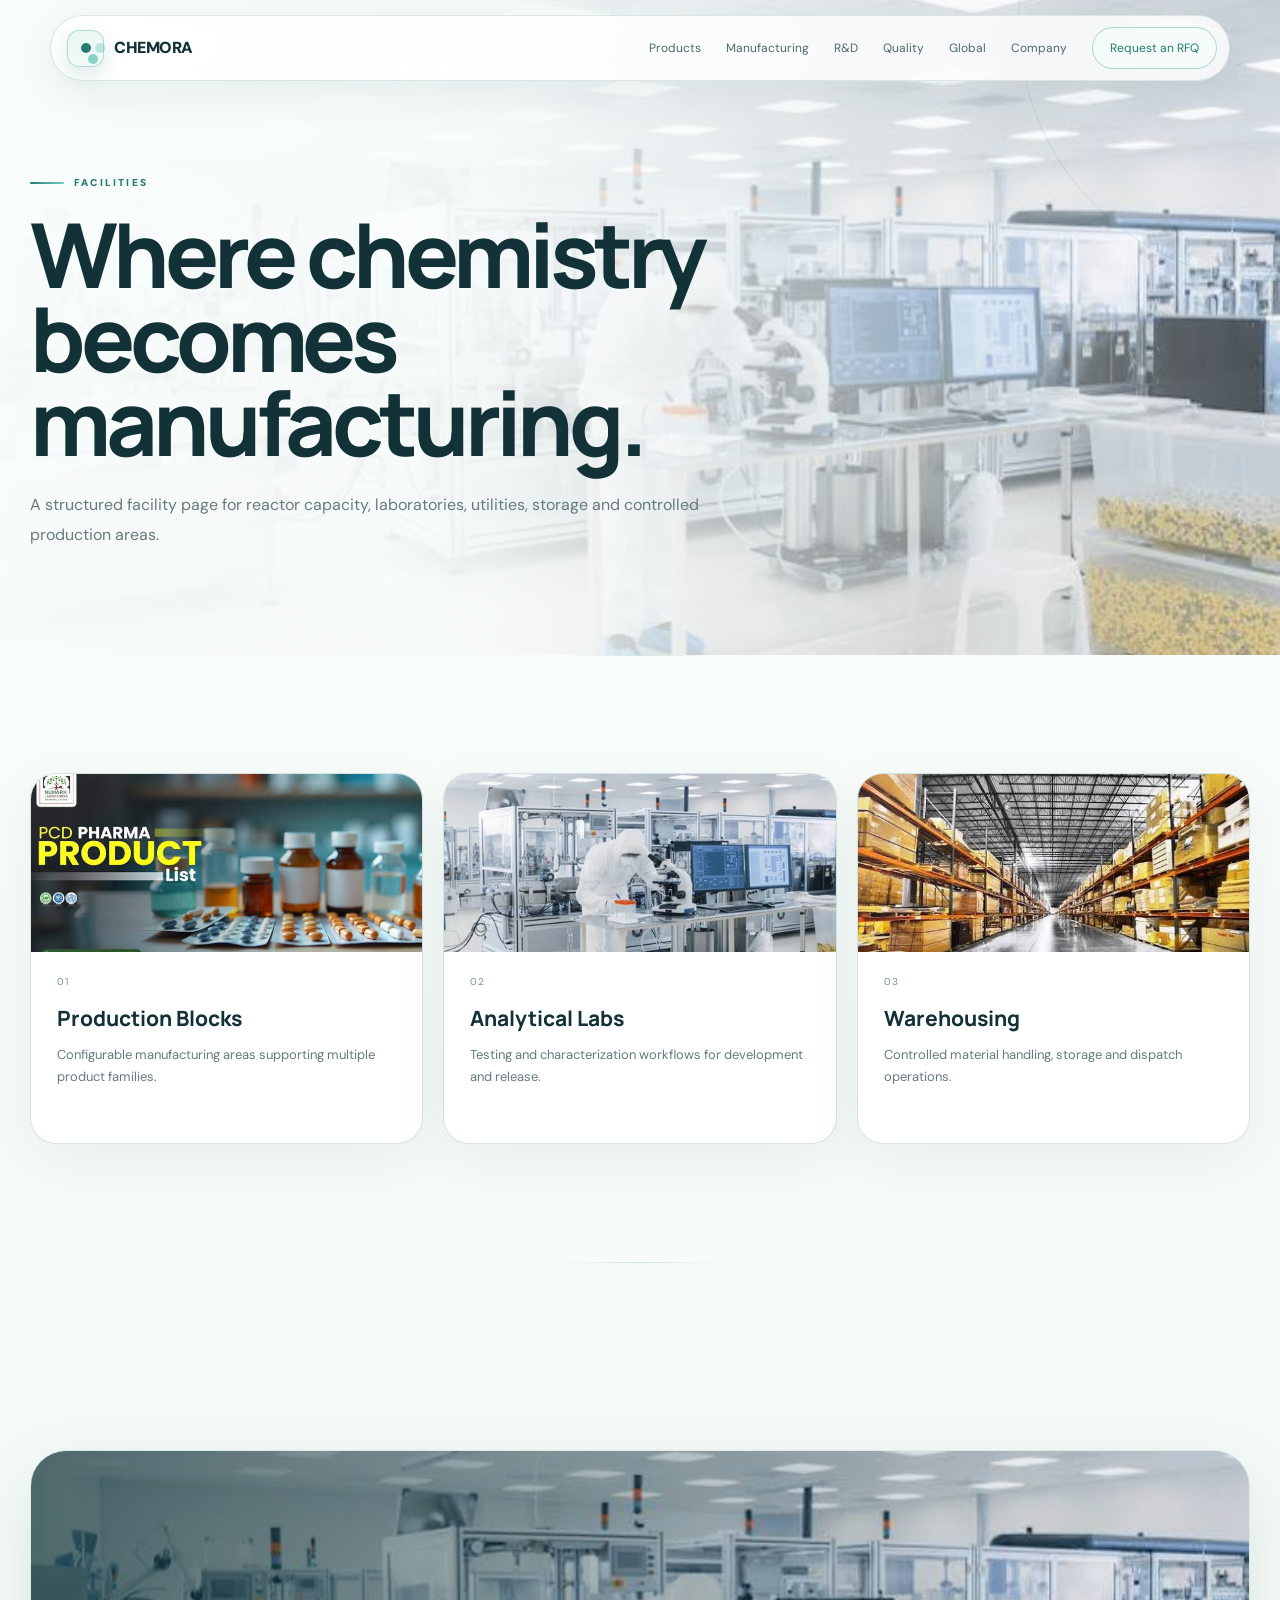
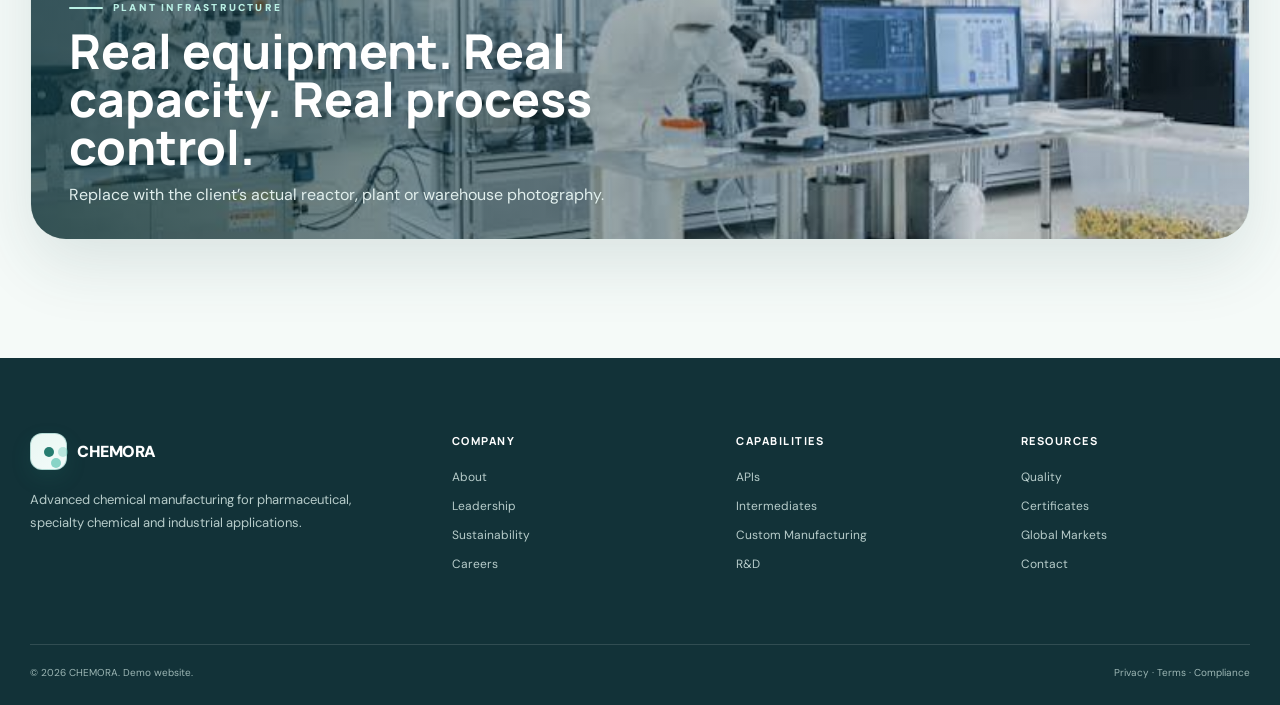
<file: facilities.html>
<!DOCTYPE html>
<html lang="en"><head>
<meta charset="utf-8"/><meta content="width=device-width,initial-scale=1" name="viewport"/>
<title>Facilities — CHEMORA</title>
<meta content="Facility and infrastructure overview." name="description"/>
<link href="https://fonts.googleapis.com" rel="preconnect"/><link crossorigin="" href="https://fonts.gstatic.com" rel="preconnect"/>
<link href="https://fonts.googleapis.com/css2?family=DM+Sans:wght@400;500;600;700&amp;family=DM+Serif+Display&amp;family=Manrope:wght@400;500;600;700;800&amp;display=swap" rel="stylesheet"/>
<link href="css/main.css" rel="stylesheet"/></head><body>
<header class="navbar">
<div class="container nav-inner">
<a class="logo" href="index.html"><span class="logo-mark"><i></i></span>CHEMORA</a>
<nav class="nav-links">
<a href="products.html">Products</a>
<a href="manufacturing.html">Manufacturing</a>
<a href="research.html">R&amp;D</a>
<a href="quality.html">Quality</a>
<a href="global.html">Global</a>
<a href="about.html">Company</a>
<a class="nav-cta" href="rfq.html">Request an RFQ</a>
</nav>
<button aria-label="Open menu" class="menu-btn">☰</button>
</div>
</header>
<div class="mobile-menu">
<a href="products.html">Products</a>
<a href="manufacturing.html">Manufacturing</a>
<a href="research.html">R&amp;D</a>
<a href="quality.html">Quality</a>
<a href="global.html">Global</a>
<a href="about.html">Company</a>
<a href="rfq.html">Request an RFQ</a>
</div>
<main><section class="page-hero page-hero-image page-hero-facilities"><div class="container"><div class="eyebrow">Facilities</div><h1 class="display">Where chemistry becomes manufacturing.</h1><p class="lead">A structured facility page for reactor capacity, laboratories, utilities, storage and controlled production areas.</p></div></section>
<section class="section"><div class="container"><div class="grid card-grid-3"><div class="card info-card reveal"><div class="card-media"><img alt="01 Production Blocks Configurable manufacturing areas supporting multiple product families. image" loading="lazy" src="assets/images/components/facility-production.jpg"/></div><span class="num">01</span><h3>Production Blocks</h3><p>Configurable manufacturing areas supporting multiple product families.</p></div><div class="card info-card reveal"><div class="card-media"><img alt="02 Analytical Labs Testing and characterization workflows for development and release. image" loading="lazy" src="assets/images/components/facility-lab.jpg"/></div><span class="num">02</span><h3>Analytical Labs</h3><p>Testing and characterization workflows for development and release.</p></div><div class="card info-card reveal"><div class="card-media"><img alt="03 Warehousing Controlled material handling, storage and dispatch operations. image" loading="lazy" src="assets/images/components/facility-warehouse.jpg"/></div><span class="num">03</span><h3>Warehousing</h3><p>Controlled material handling, storage and dispatch operations.</p></div></div></div></section>
<section class="section section-alt"><div class="container"><div class="media-band facilities-image reveal"><div class="media-band-content"><div class="eyebrow">Plant Infrastructure</div><h3>Real equipment. Real capacity. Real process control.</h3><p>Replace with the client’s actual reactor, plant or warehouse photography.</p></div></div></div></section>
</main>
<footer>
<div class="container footer-grid">
<div class="footer-brand">
<a class="logo" href="index.html"><span class="logo-mark"><i></i></span>CHEMORA</a>
<p>Advanced chemical manufacturing for pharmaceutical, specialty chemical and industrial applications.</p>
</div>
<div class="footer-col"><h4>Company</h4><a href="about.html">About</a><a href="about.html#leadership">Leadership</a><a href="about.html#sustainability">Sustainability</a><a href="about.html#careers">Careers</a></div>
<div class="footer-col"><h4>Capabilities</h4><a href="products.html">APIs</a><a href="products.html">Intermediates</a><a href="manufacturing.html">Custom Manufacturing</a><a href="research.html">R&amp;D</a></div>
<div class="footer-col"><h4>Resources</h4><a href="quality.html">Quality</a><a href="certifications.html">Certificates</a><a href="global.html">Global Markets</a><a href="contact.html">Contact</a></div>
</div>
<div class="container footer-bottom"><span>© 2026 CHEMORA. Demo website.</span><span>Privacy · Terms · Compliance</span></div>
</footer>
<script src="js/main.js"></script>
</body></html>
</file>
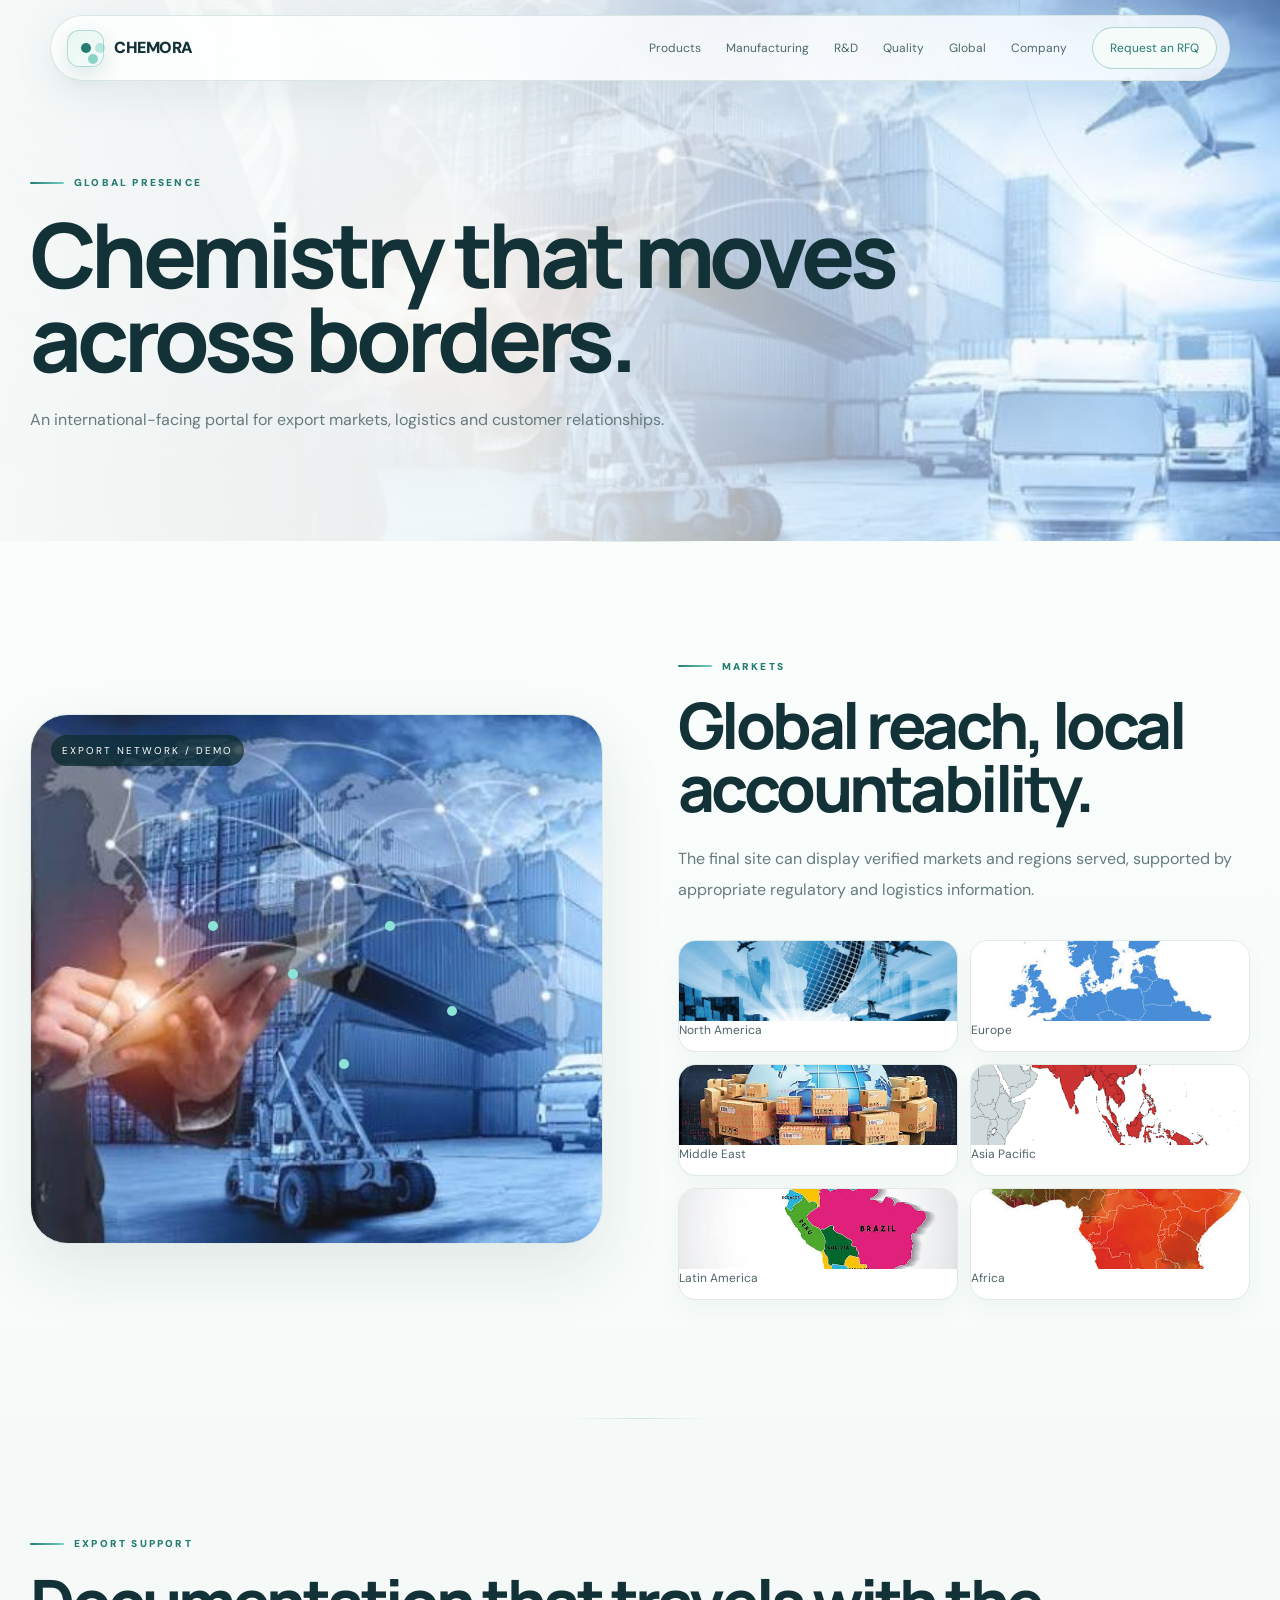
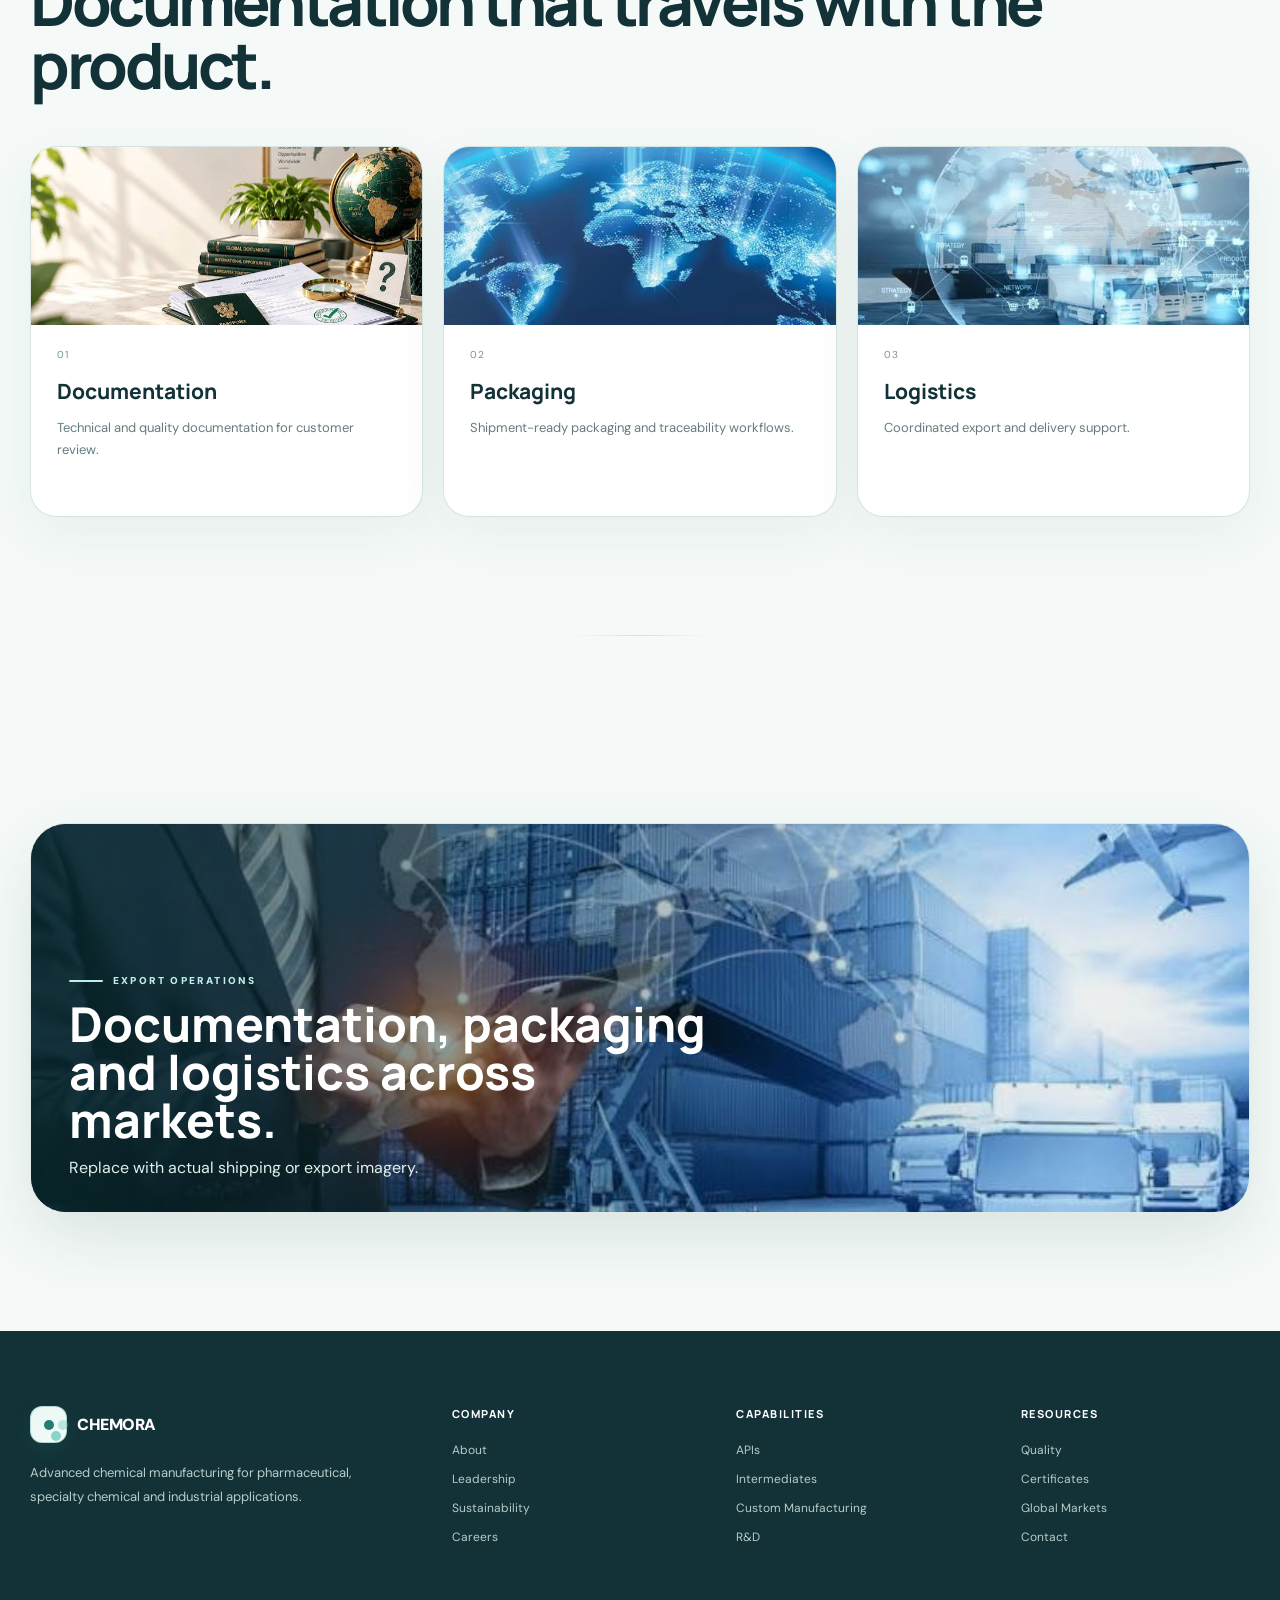
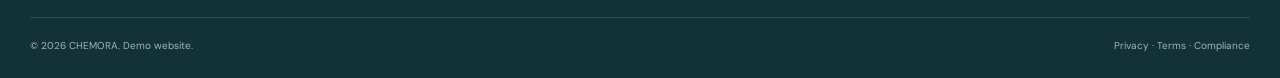
<file: global.html>
<!DOCTYPE html>
<html lang="en"><head>
<meta charset="utf-8"/><meta content="width=device-width,initial-scale=1" name="viewport"/>
<title>Global Presence — CHEMORA</title>
<meta content="International markets, exports and global supply." name="description"/>
<link href="https://fonts.googleapis.com" rel="preconnect"/><link crossorigin="" href="https://fonts.gstatic.com" rel="preconnect"/>
<link href="https://fonts.googleapis.com/css2?family=DM+Sans:wght@400;500;600;700&amp;family=DM+Serif+Display&amp;family=Manrope:wght@400;500;600;700;800&amp;display=swap" rel="stylesheet"/>
<link href="css/main.css" rel="stylesheet"/></head><body>
<header class="navbar">
<div class="container nav-inner">
<a class="logo" href="index.html"><span class="logo-mark"><i></i></span>CHEMORA</a>
<nav class="nav-links">
<a href="products.html">Products</a>
<a href="manufacturing.html">Manufacturing</a>
<a href="research.html">R&amp;D</a>
<a href="quality.html">Quality</a>
<a href="global.html">Global</a>
<a href="about.html">Company</a>
<a class="nav-cta" href="rfq.html">Request an RFQ</a>
</nav>
<button aria-label="Open menu" class="menu-btn">☰</button>
</div>
</header>
<div class="mobile-menu">
<a href="products.html">Products</a>
<a href="manufacturing.html">Manufacturing</a>
<a href="research.html">R&amp;D</a>
<a href="quality.html">Quality</a>
<a href="global.html">Global</a>
<a href="about.html">Company</a>
<a href="rfq.html">Request an RFQ</a>
</div>
<main><section class="page-hero page-hero-image page-hero-global"><div class="container"><div class="eyebrow">Global Presence</div><h1 class="display">Chemistry that moves across borders.</h1><p class="lead">An international-facing portal for export markets, logistics and customer relationships.</p></div></section>
<section class="section"><div class="container split"><div class="world reveal"><span class="world-label">EXPORT NETWORK / DEMO</span><i class="pin p1"></i><i class="pin p2"></i><i class="pin p3"></i><i class="pin p4"></i><i class="pin p5"></i></div><div><div class="eyebrow">Markets</div><h2 class="section-title" style="margin-top:20px">Global reach, local accountability.</h2><p class="lead">The final site can display verified markets and regions served, supported by appropriate regulatory and logistics information.</p><div class="market-list"><div class="market"><div class="market-media"><img alt="North America image" loading="lazy" src="assets/images/components/global-na.jpg"/></div>North America</div><div class="market"><div class="market-media"><img alt="Europe image" loading="lazy" src="assets/images/components/global-eu.jpg"/></div>Europe</div><div class="market"><div class="market-media"><img alt="Middle East image" loading="lazy" src="assets/images/components/global-me.jpg"/></div>Middle East</div><div class="market"><div class="market-media"><img alt="Asia Pacific image" loading="lazy" src="assets/images/components/global-apac.jpg"/></div>Asia Pacific</div><div class="market"><div class="market-media"><img alt="Latin America image" loading="lazy" src="assets/images/components/global-latam.jpg"/></div>Latin America</div><div class="market"><div class="market-media"><img alt="Africa image" loading="lazy" src="assets/images/components/global-africa.jpg"/></div>Africa</div></div></div></div></section>
<section class="section section-alt"><div class="container"><div class="eyebrow">Export Support</div><h2 class="section-title" style="margin-top:20px">Documentation that travels with the product.</h2><div class="grid card-grid-3" style="margin-top:50px"><div class="card info-card reveal"><div class="card-media"><img alt="01 Documentation Technical and quality documentation for customer review. image" loading="lazy" src="assets/images/components/global-docs.jpg"/></div><span class="num">01</span><h3>Documentation</h3><p>Technical and quality documentation for customer review.</p></div><div class="card info-card reveal"><div class="card-media"><img alt="02 Packaging Shipment-ready packaging and traceability workflows. image" loading="lazy" src="assets/images/components/global-packaging.jpg"/></div><span class="num">02</span><h3>Packaging</h3><p>Shipment-ready packaging and traceability workflows.</p></div><div class="card info-card reveal"><div class="card-media"><img alt="03 Logistics Coordinated export and delivery support. image" loading="lazy" src="assets/images/components/global-logistics.jpg"/></div><span class="num">03</span><h3>Logistics</h3><p>Coordinated export and delivery support.</p></div></div></div></section><section class="section section-alt"><div class="container"><div class="media-band global-image reveal"><div class="media-band-content"><div class="eyebrow">Export Operations</div><h3>Documentation, packaging and logistics across markets.</h3><p>Replace with actual shipping or export imagery.</p></div></div></div></section>
</main>
<footer>
<div class="container footer-grid">
<div class="footer-brand">
<a class="logo" href="index.html"><span class="logo-mark"><i></i></span>CHEMORA</a>
<p>Advanced chemical manufacturing for pharmaceutical, specialty chemical and industrial applications.</p>
</div>
<div class="footer-col"><h4>Company</h4><a href="about.html">About</a><a href="about.html#leadership">Leadership</a><a href="about.html#sustainability">Sustainability</a><a href="about.html#careers">Careers</a></div>
<div class="footer-col"><h4>Capabilities</h4><a href="products.html">APIs</a><a href="products.html">Intermediates</a><a href="manufacturing.html">Custom Manufacturing</a><a href="research.html">R&amp;D</a></div>
<div class="footer-col"><h4>Resources</h4><a href="quality.html">Quality</a><a href="certifications.html">Certificates</a><a href="global.html">Global Markets</a><a href="contact.html">Contact</a></div>
</div>
<div class="container footer-bottom"><span>© 2026 CHEMORA. Demo website.</span><span>Privacy · Terms · Compliance</span></div>
</footer>
<script src="js/main.js"></script>
</body></html>
</file>
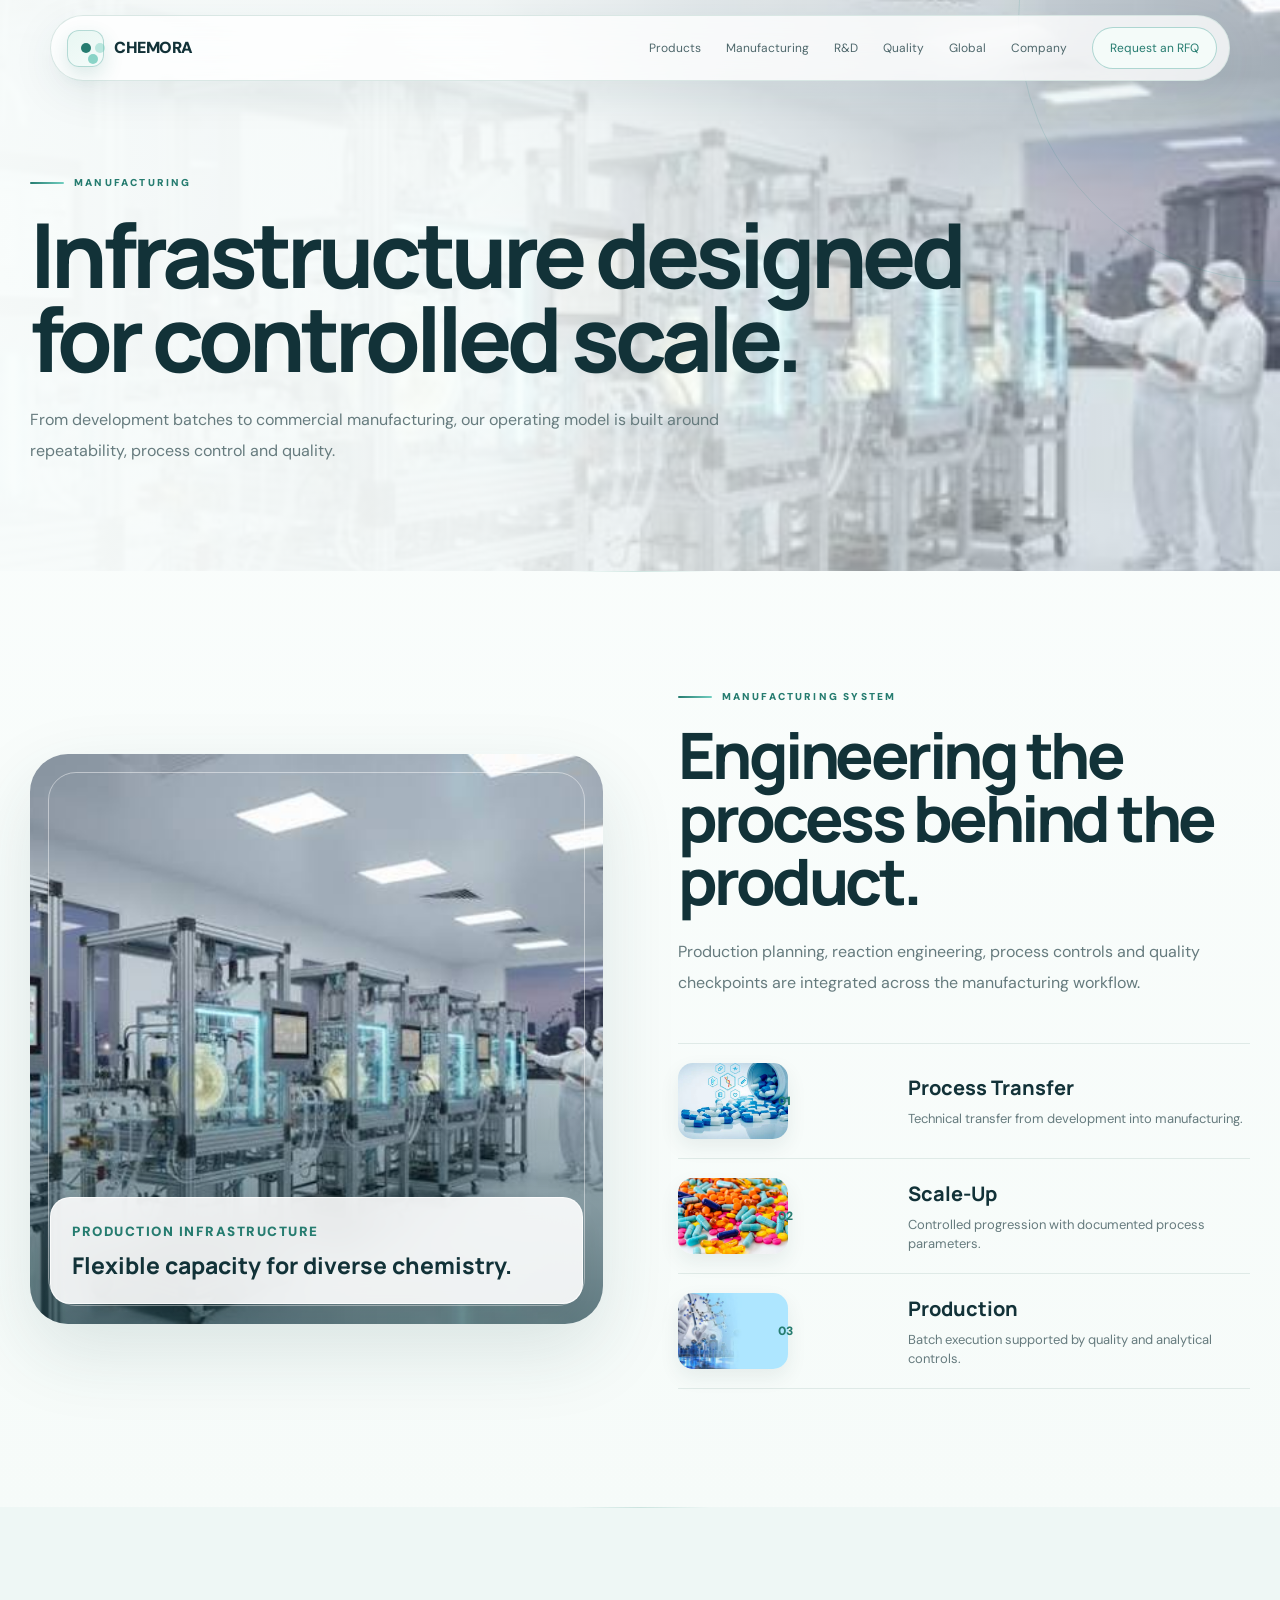
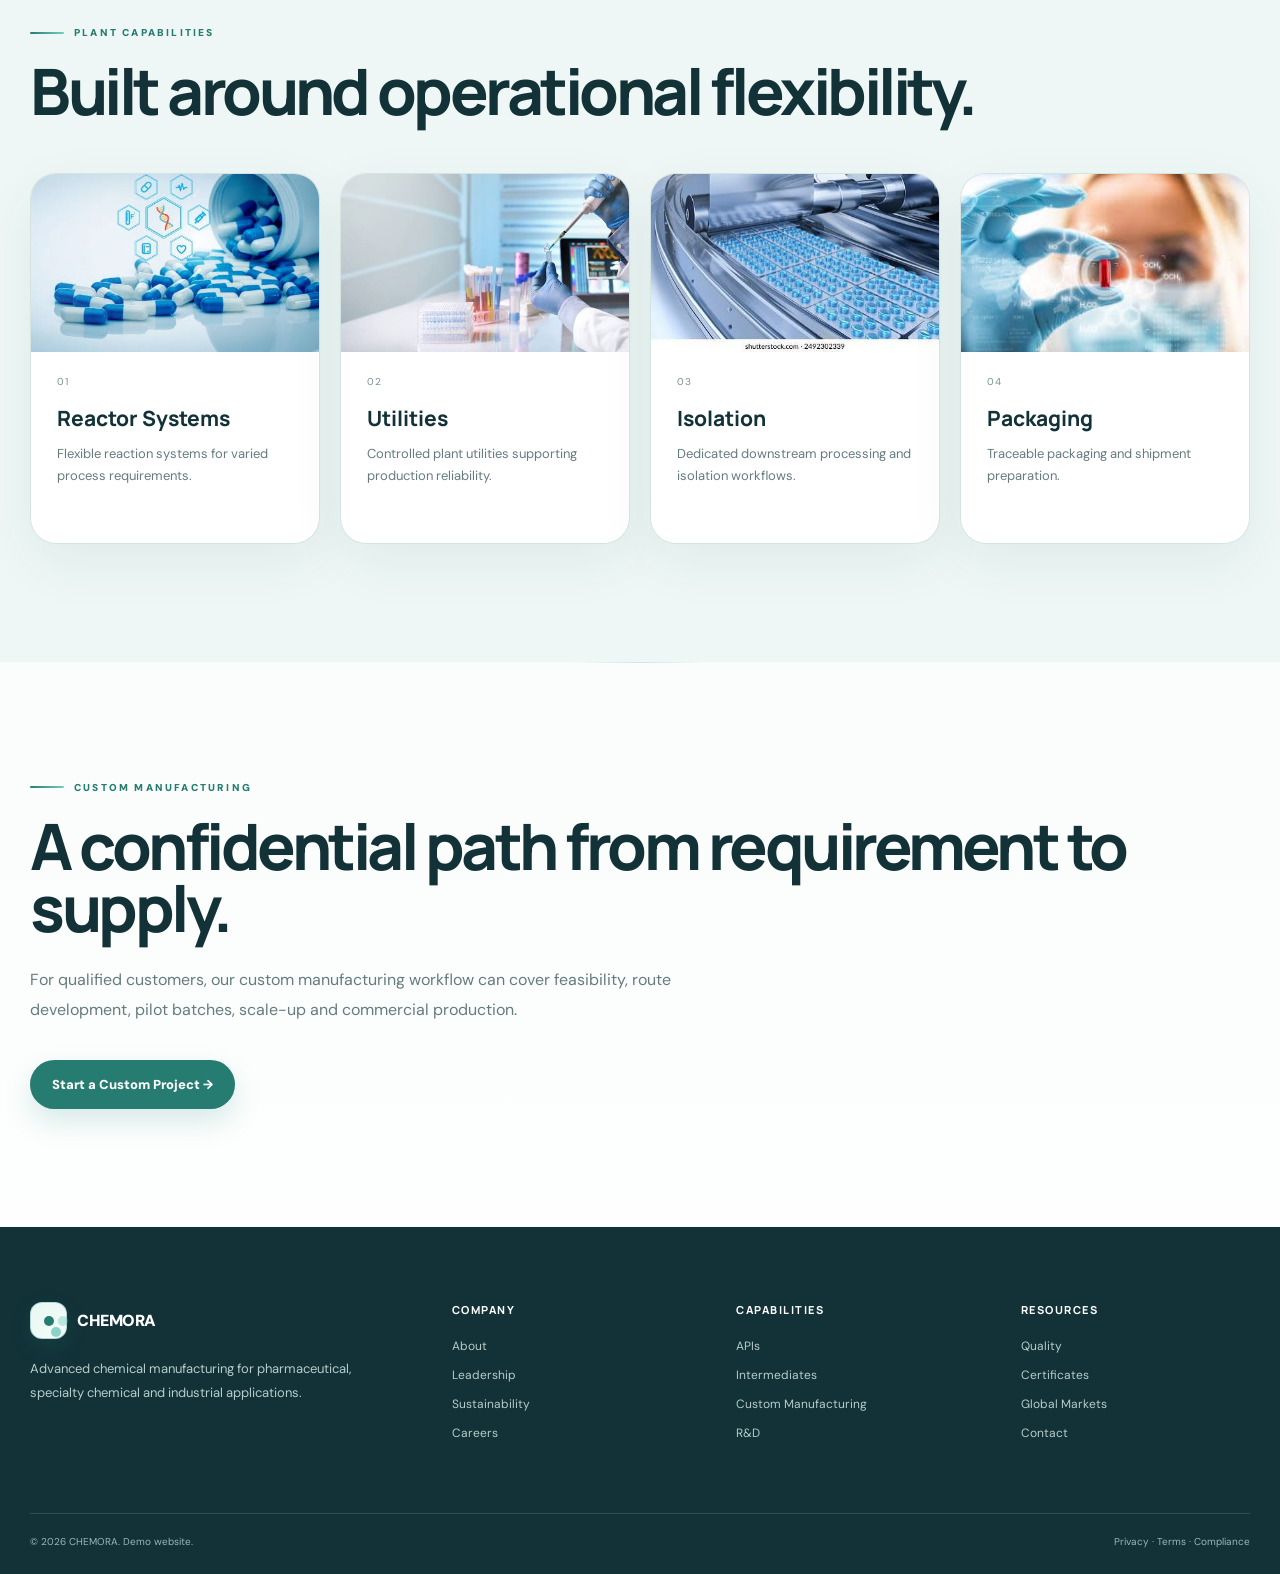
<file: manufacturing.html>
<!DOCTYPE html>
<html lang="en"><head>
<meta charset="utf-8"/><meta content="width=device-width,initial-scale=1" name="viewport"/>
<title>Manufacturing — CHEMORA</title>
<meta content="Manufacturing infrastructure, scale-up and custom chemical production." name="description"/>
<link href="https://fonts.googleapis.com" rel="preconnect"/><link crossorigin="" href="https://fonts.gstatic.com" rel="preconnect"/>
<link href="https://fonts.googleapis.com/css2?family=DM+Sans:wght@400;500;600;700&amp;family=DM+Serif+Display&amp;family=Manrope:wght@400;500;600;700;800&amp;display=swap" rel="stylesheet"/>
<link href="css/main.css" rel="stylesheet"/></head><body>
<header class="navbar">
<div class="container nav-inner">
<a class="logo" href="index.html"><span class="logo-mark"><i></i></span>CHEMORA</a>
<nav class="nav-links">
<a href="products.html">Products</a>
<a href="manufacturing.html">Manufacturing</a>
<a href="research.html">R&amp;D</a>
<a href="quality.html">Quality</a>
<a href="global.html">Global</a>
<a href="about.html">Company</a>
<a class="nav-cta" href="rfq.html">Request an RFQ</a>
</nav>
<button aria-label="Open menu" class="menu-btn">☰</button>
</div>
</header>
<div class="mobile-menu">
<a href="products.html">Products</a>
<a href="manufacturing.html">Manufacturing</a>
<a href="research.html">R&amp;D</a>
<a href="quality.html">Quality</a>
<a href="global.html">Global</a>
<a href="about.html">Company</a>
<a href="rfq.html">Request an RFQ</a>
</div>
<main>
<section class="page-hero page-hero-image page-hero-manufacturing"><div class="container"><div class="eyebrow">Manufacturing</div><h1 class="display">Infrastructure designed for controlled scale.</h1><p class="lead">From development batches to commercial manufacturing, our operating model is built around repeatability, process control and quality.</p></div></section>
<section class="section"><div class="container split"><div class="image-panel manufacturing-image reveal"><div class="image-caption"><small>PRODUCTION INFRASTRUCTURE</small><h3>Flexible capacity for diverse chemistry.</h3></div></div><div class="reveal"><div class="eyebrow">Manufacturing System</div><h2 class="section-title" style="margin-top:20px">Engineering the process behind the product.</h2><p class="lead">Production planning, reaction engineering, process controls and quality checkpoints are integrated across the manufacturing workflow.</p><div class="timeline"><div class="timeline-item"><div class="timeline-thumb"><img alt="Process image" loading="lazy" src="assets/images/components/man-reactor.jpg"/></div><div class="year">01</div><div><h3>Process Transfer</h3><p>Technical transfer from development into manufacturing.</p></div></div><div class="timeline-item"><div class="timeline-thumb"><img alt="Process image" loading="lazy" src="assets/images/components/man-scale.jpg"/></div><div class="year">02</div><div><h3>Scale-Up</h3><p>Controlled progression with documented process parameters.</p></div></div><div class="timeline-item"><div class="timeline-thumb"><img alt="Process image" loading="lazy" src="assets/images/components/man-production.jpg"/></div><div class="year">03</div><div><h3>Production</h3><p>Batch execution supported by quality and analytical controls.</p></div></div></div></div></div></section>
<section class="section section-soft"><div class="container"><div class="eyebrow">Plant Capabilities</div><h2 class="section-title" style="margin-top:20px">Built around operational flexibility.</h2><div class="grid card-grid-4" style="margin-top:50px"><div class="card info-card reveal"><div class="card-media"><img alt="01 Reactor Systems Flexible reaction systems for varied process requirements. image" loading="lazy" src="assets/images/components/man-reactor.jpg"/></div><span class="num">01</span><h3>Reactor Systems</h3><p>Flexible reaction systems for varied process requirements.</p></div><div class="card info-card reveal"><div class="card-media"><img alt="02 Utilities Controlled plant utilities supporting production reliability. image" loading="lazy" src="assets/images/components/man-utilities.jpg"/></div><span class="num">02</span><h3>Utilities</h3><p>Controlled plant utilities supporting production reliability.</p></div><div class="card info-card reveal"><div class="card-media"><img alt="03 Isolation Dedicated downstream processing and isolation workflows. image" loading="lazy" src="assets/images/components/man-isolation.jpg"/></div><span class="num">03</span><h3>Isolation</h3><p>Dedicated downstream processing and isolation workflows.</p></div><div class="card info-card reveal"><div class="card-media"><img alt="04 Packaging Traceable packaging and shipment preparation. image" loading="lazy" src="assets/images/components/man-packaging.jpg"/></div><span class="num">04</span><h3>Packaging</h3><p>Traceable packaging and shipment preparation.</p></div></div></div></section>
<section class="section"><div class="container"><div class="eyebrow">Custom Manufacturing</div><h2 class="section-title" style="margin-top:20px">A confidential path from requirement to supply.</h2><p class="lead">For qualified customers, our custom manufacturing workflow can cover feasibility, route development, pilot batches, scale-up and commercial production.</p><div class="btn-row"><a class="btn btn-primary" href="rfq.html">Start a Custom Project →</a></div></div></section>
</main>
<footer>
<div class="container footer-grid">
<div class="footer-brand">
<a class="logo" href="index.html"><span class="logo-mark"><i></i></span>CHEMORA</a>
<p>Advanced chemical manufacturing for pharmaceutical, specialty chemical and industrial applications.</p>
</div>
<div class="footer-col"><h4>Company</h4><a href="about.html">About</a><a href="about.html#leadership">Leadership</a><a href="about.html#sustainability">Sustainability</a><a href="about.html#careers">Careers</a></div>
<div class="footer-col"><h4>Capabilities</h4><a href="products.html">APIs</a><a href="products.html">Intermediates</a><a href="manufacturing.html">Custom Manufacturing</a><a href="research.html">R&amp;D</a></div>
<div class="footer-col"><h4>Resources</h4><a href="quality.html">Quality</a><a href="certifications.html">Certificates</a><a href="global.html">Global Markets</a><a href="contact.html">Contact</a></div>
</div>
<div class="container footer-bottom"><span>© 2026 CHEMORA. Demo website.</span><span>Privacy · Terms · Compliance</span></div>
</footer>
<script src="js/main.js"></script>
</body></html>
</file>
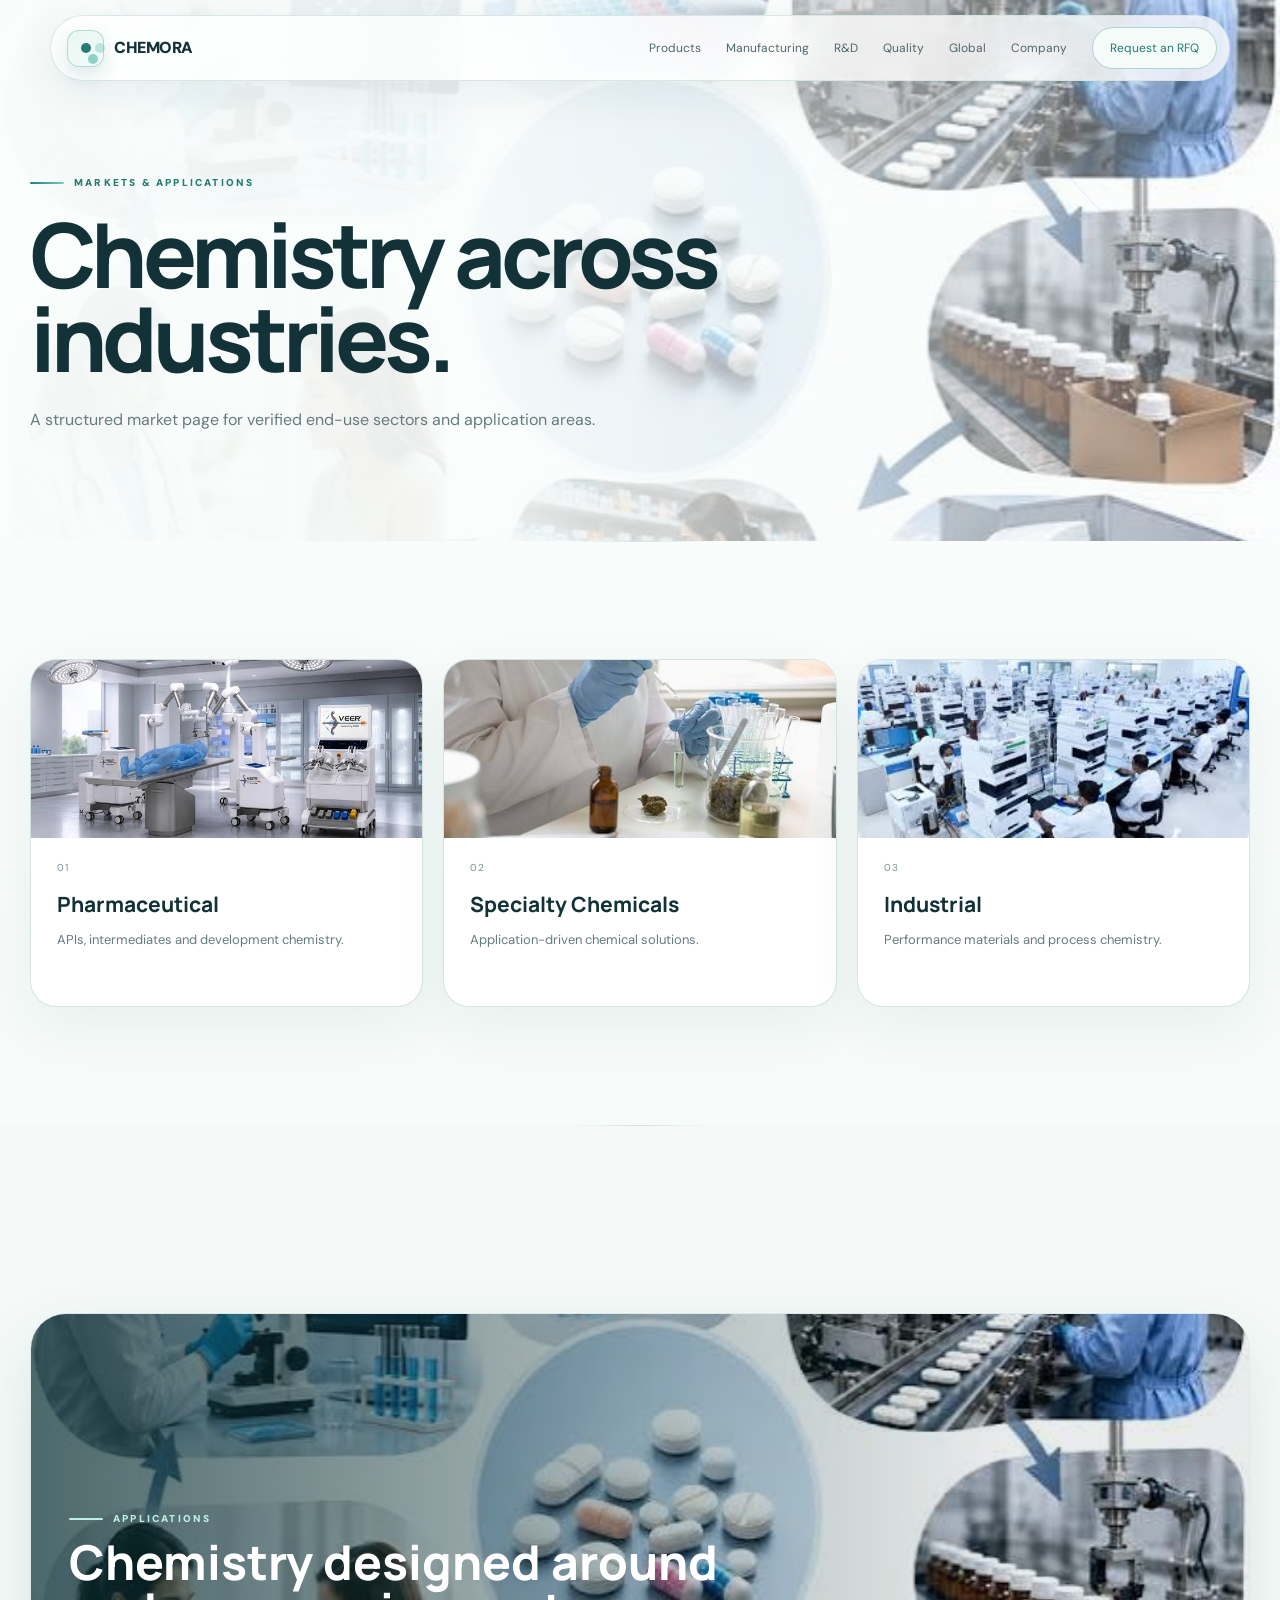
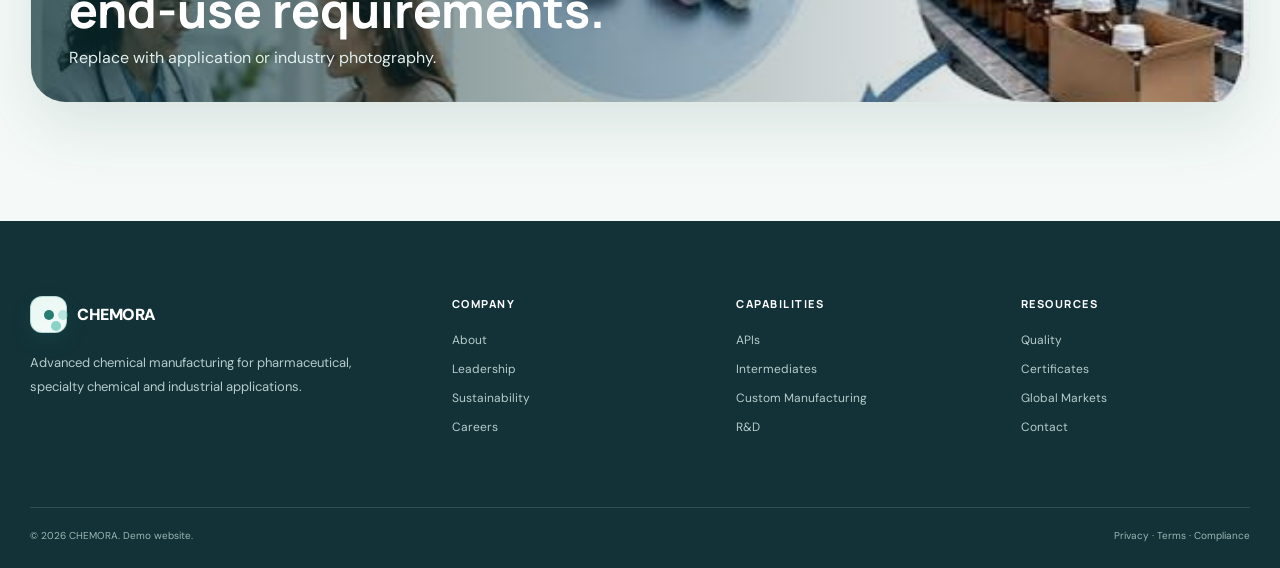
<file: markets.html>
<!DOCTYPE html>
<html lang="en"><head>
<meta charset="utf-8"/><meta content="width=device-width,initial-scale=1" name="viewport"/>
<title>Markets — CHEMORA</title>
<meta content="Markets and applications." name="description"/>
<link href="https://fonts.googleapis.com" rel="preconnect"/><link crossorigin="" href="https://fonts.gstatic.com" rel="preconnect"/>
<link href="https://fonts.googleapis.com/css2?family=DM+Sans:wght@400;500;600;700&amp;family=DM+Serif+Display&amp;family=Manrope:wght@400;500;600;700;800&amp;display=swap" rel="stylesheet"/>
<link href="css/main.css" rel="stylesheet"/></head><body>
<header class="navbar">
<div class="container nav-inner">
<a class="logo" href="index.html"><span class="logo-mark"><i></i></span>CHEMORA</a>
<nav class="nav-links">
<a href="products.html">Products</a>
<a href="manufacturing.html">Manufacturing</a>
<a href="research.html">R&amp;D</a>
<a href="quality.html">Quality</a>
<a href="global.html">Global</a>
<a href="about.html">Company</a>
<a class="nav-cta" href="rfq.html">Request an RFQ</a>
</nav>
<button aria-label="Open menu" class="menu-btn">☰</button>
</div>
</header>
<div class="mobile-menu">
<a href="products.html">Products</a>
<a href="manufacturing.html">Manufacturing</a>
<a href="research.html">R&amp;D</a>
<a href="quality.html">Quality</a>
<a href="global.html">Global</a>
<a href="about.html">Company</a>
<a href="rfq.html">Request an RFQ</a>
</div>
<main><section class="page-hero page-hero-image page-hero-markets"><div class="container"><div class="eyebrow">Markets &amp; Applications</div><h1 class="display">Chemistry across industries.</h1><p class="lead">A structured market page for verified end-use sectors and application areas.</p></div></section><section class="section"><div class="container grid card-grid-3"><div class="card info-card reveal"><div class="card-media"><img alt="01 Pharmaceutical APIs, intermediates and development chemistry. image" loading="lazy" src="assets/images/components/market-pharma.jpg"/></div><span class="num">01</span><h3>Pharmaceutical</h3><p>APIs, intermediates and development chemistry.</p></div><div class="card info-card reveal"><div class="card-media"><img alt="02 Specialty Chemicals Application-driven chemical solutions. image" loading="lazy" src="assets/images/components/market-specialty.jpg"/></div><span class="num">02</span><h3>Specialty Chemicals</h3><p>Application-driven chemical solutions.</p></div><div class="card info-card reveal"><div class="card-media"><img alt="03 Industrial Performance materials and process chemistry. image" loading="lazy" src="assets/images/components/market-industrial.jpg"/></div><span class="num">03</span><h3>Industrial</h3><p>Performance materials and process chemistry.</p></div></div></section><section class="section section-alt"><div class="container"><div class="media-band markets-image reveal"><div class="media-band-content"><div class="eyebrow">Applications</div><h3>Chemistry designed around end-use requirements.</h3><p>Replace with application or industry photography.</p></div></div></div></section>
</main>
<footer>
<div class="container footer-grid">
<div class="footer-brand">
<a class="logo" href="index.html"><span class="logo-mark"><i></i></span>CHEMORA</a>
<p>Advanced chemical manufacturing for pharmaceutical, specialty chemical and industrial applications.</p>
</div>
<div class="footer-col"><h4>Company</h4><a href="about.html">About</a><a href="about.html#leadership">Leadership</a><a href="about.html#sustainability">Sustainability</a><a href="about.html#careers">Careers</a></div>
<div class="footer-col"><h4>Capabilities</h4><a href="products.html">APIs</a><a href="products.html">Intermediates</a><a href="manufacturing.html">Custom Manufacturing</a><a href="research.html">R&amp;D</a></div>
<div class="footer-col"><h4>Resources</h4><a href="quality.html">Quality</a><a href="certifications.html">Certificates</a><a href="global.html">Global Markets</a><a href="contact.html">Contact</a></div>
</div>
<div class="container footer-bottom"><span>© 2026 CHEMORA. Demo website.</span><span>Privacy · Terms · Compliance</span></div>
</footer>
<script src="js/main.js"></script>
</body></html>
</file>
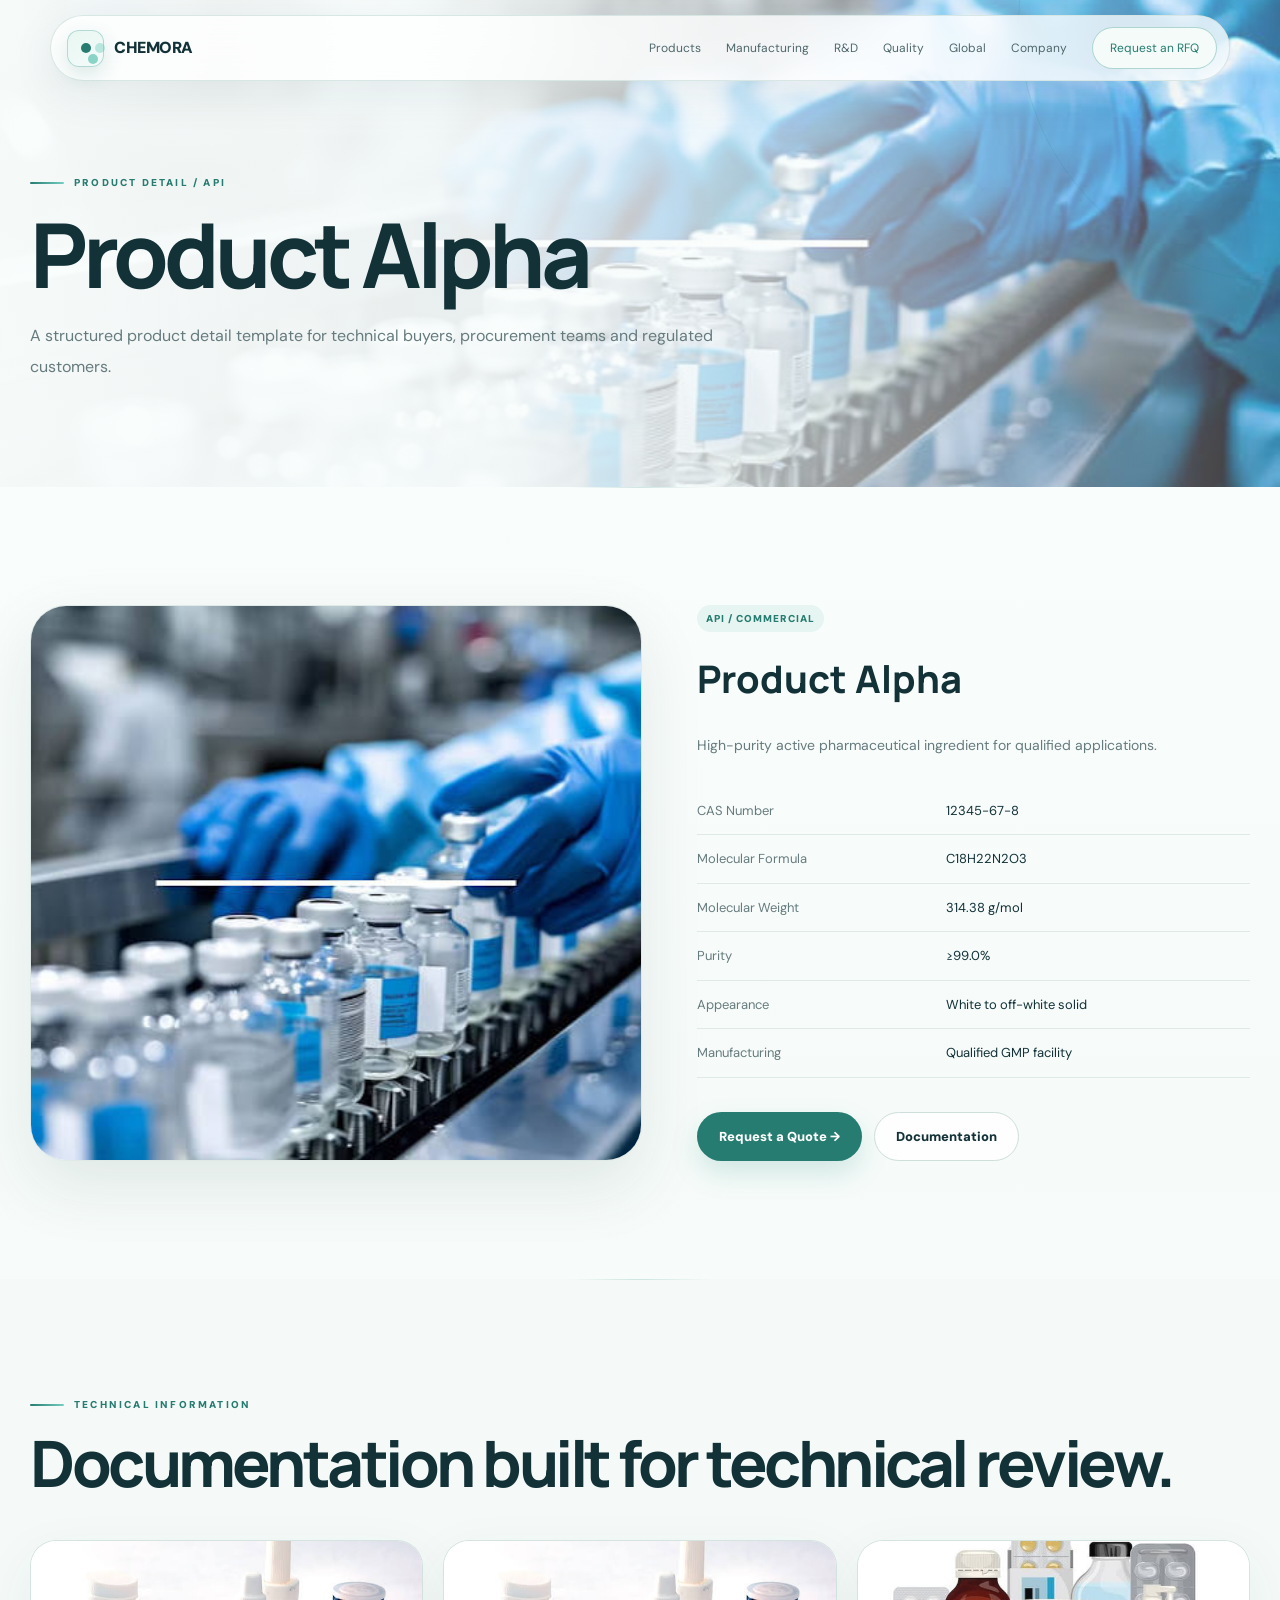
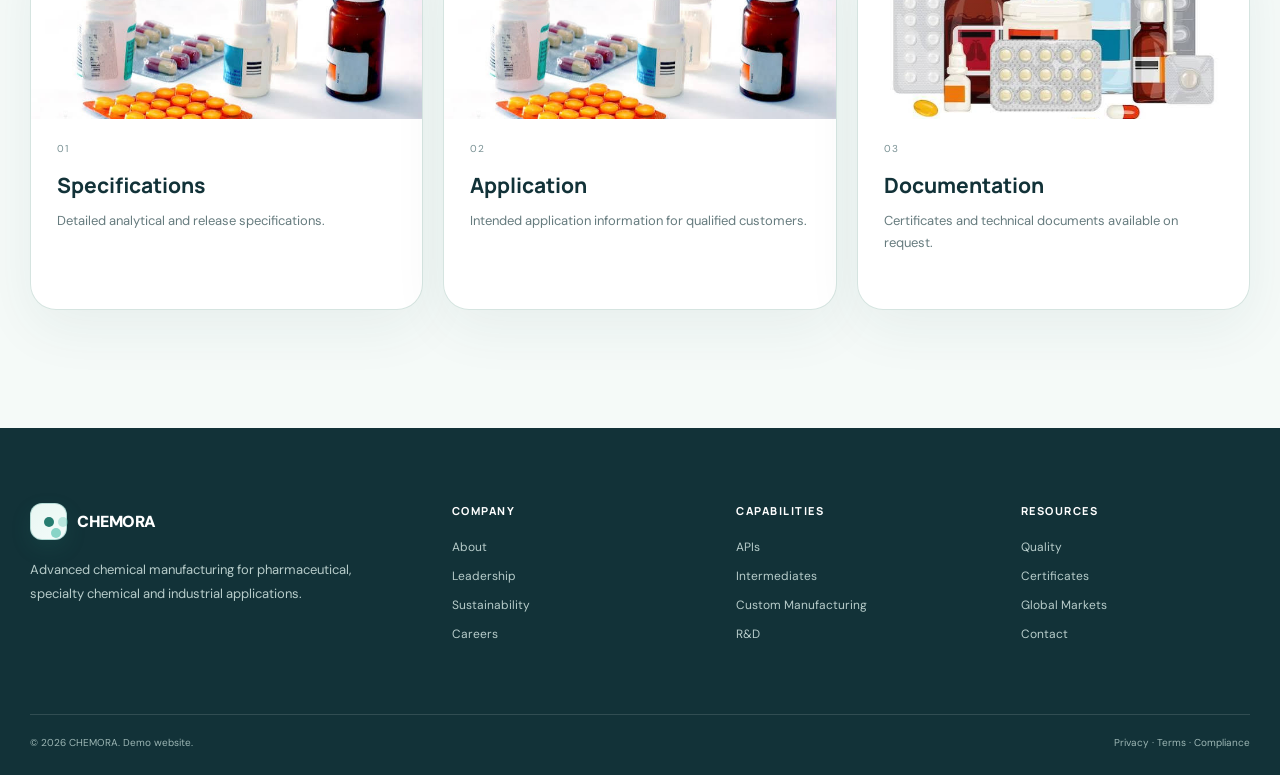
<file: product-detail.html>
<!DOCTYPE html>
<html lang="en"><head>
<meta charset="utf-8"/><meta content="width=device-width,initial-scale=1" name="viewport"/>
<title>Product Detail — CHEMORA</title>
<meta content="Example chemical product specification and inquiry page." name="description"/>
<link href="https://fonts.googleapis.com" rel="preconnect"/><link crossorigin="" href="https://fonts.gstatic.com" rel="preconnect"/>
<link href="https://fonts.googleapis.com/css2?family=DM+Sans:wght@400;500;600;700&amp;family=DM+Serif+Display&amp;family=Manrope:wght@400;500;600;700;800&amp;display=swap" rel="stylesheet"/>
<link href="css/main.css" rel="stylesheet"/></head><body>
<header class="navbar">
<div class="container nav-inner">
<a class="logo" href="index.html"><span class="logo-mark"><i></i></span>CHEMORA</a>
<nav class="nav-links">
<a href="products.html">Products</a>
<a href="manufacturing.html">Manufacturing</a>
<a href="research.html">R&amp;D</a>
<a href="quality.html">Quality</a>
<a href="global.html">Global</a>
<a href="about.html">Company</a>
<a class="nav-cta" href="rfq.html">Request an RFQ</a>
</nav>
<button aria-label="Open menu" class="menu-btn">☰</button>
</div>
</header>
<div class="mobile-menu">
<a href="products.html">Products</a>
<a href="manufacturing.html">Manufacturing</a>
<a href="research.html">R&amp;D</a>
<a href="quality.html">Quality</a>
<a href="global.html">Global</a>
<a href="about.html">Company</a>
<a href="rfq.html">Request an RFQ</a>
</div>
<main>
<section class="page-hero page-hero-image page-hero-product-detail"><div class="container"><div class="eyebrow">Product Detail / API</div><h1 class="display">Product Alpha</h1><p class="lead">A structured product detail template for technical buyers, procurement teams and regulated customers.</p></div></section>
<section class="section"><div class="container detail-grid">
<div class="detail-visual reveal"><img alt="Product Alpha scientific visual" src="assets/images/05-product-alpha.jpg"/></div>
<div class="reveal"><span class="tag">API / COMMERCIAL</span><h2 style="font-size:38px;margin-top:18px">Product Alpha</h2><p class="lead" style="font-size:14px">High-purity active pharmaceutical ingredient for qualified applications.</p>
<table class="spec-table"><tr><td>CAS Number</td><td>12345-67-8</td></tr><tr><td>Molecular Formula</td><td>C18H22N2O3</td></tr><tr><td>Molecular Weight</td><td>314.38 g/mol</td></tr><tr><td>Purity</td><td>≥99.0%</td></tr><tr><td>Appearance</td><td>White to off-white solid</td></tr><tr><td>Manufacturing</td><td>Qualified GMP facility</td></tr></table>
<div class="btn-row"><a class="btn btn-primary" href="rfq.html">Request a Quote →</a><a class="btn btn-outline" href="certifications.html">Documentation</a></div>
</div>
</div></section>
<section class="section section-alt"><div class="container"><div class="eyebrow">Technical Information</div><h2 class="section-title" style="margin-top:20px">Documentation built for technical review.</h2><div class="grid card-grid-3" style="margin-top:45px"><div class="card info-card reveal"><div class="card-media"><img alt="01 Specifications Detailed analytical and release specifications. image" loading="lazy" src="assets/images/components/detail-spec.jpg"/></div><span class="num">01</span><h3>Specifications</h3><p>Detailed analytical and release specifications.</p></div><div class="card info-card reveal"><div class="card-media"><img alt="02 Application Intended application information for qualified customers. image" loading="lazy" src="assets/images/components/detail-application.jpg"/></div><span class="num">02</span><h3>Application</h3><p>Intended application information for qualified customers.</p></div><div class="card info-card reveal"><div class="card-media"><img alt="03 Documentation Certificates and technical documents available on request. image" loading="lazy" src="assets/images/components/detail-docs.jpg"/></div><span class="num">03</span><h3>Documentation</h3><p>Certificates and technical documents available on request.</p></div></div></div></section>
</main>
<footer>
<div class="container footer-grid">
<div class="footer-brand">
<a class="logo" href="index.html"><span class="logo-mark"><i></i></span>CHEMORA</a>
<p>Advanced chemical manufacturing for pharmaceutical, specialty chemical and industrial applications.</p>
</div>
<div class="footer-col"><h4>Company</h4><a href="about.html">About</a><a href="about.html#leadership">Leadership</a><a href="about.html#sustainability">Sustainability</a><a href="about.html#careers">Careers</a></div>
<div class="footer-col"><h4>Capabilities</h4><a href="products.html">APIs</a><a href="products.html">Intermediates</a><a href="manufacturing.html">Custom Manufacturing</a><a href="research.html">R&amp;D</a></div>
<div class="footer-col"><h4>Resources</h4><a href="quality.html">Quality</a><a href="certifications.html">Certificates</a><a href="global.html">Global Markets</a><a href="contact.html">Contact</a></div>
</div>
<div class="container footer-bottom"><span>© 2026 CHEMORA. Demo website.</span><span>Privacy · Terms · Compliance</span></div>
</footer>
<script src="js/main.js"></script>
</body></html>
</file>
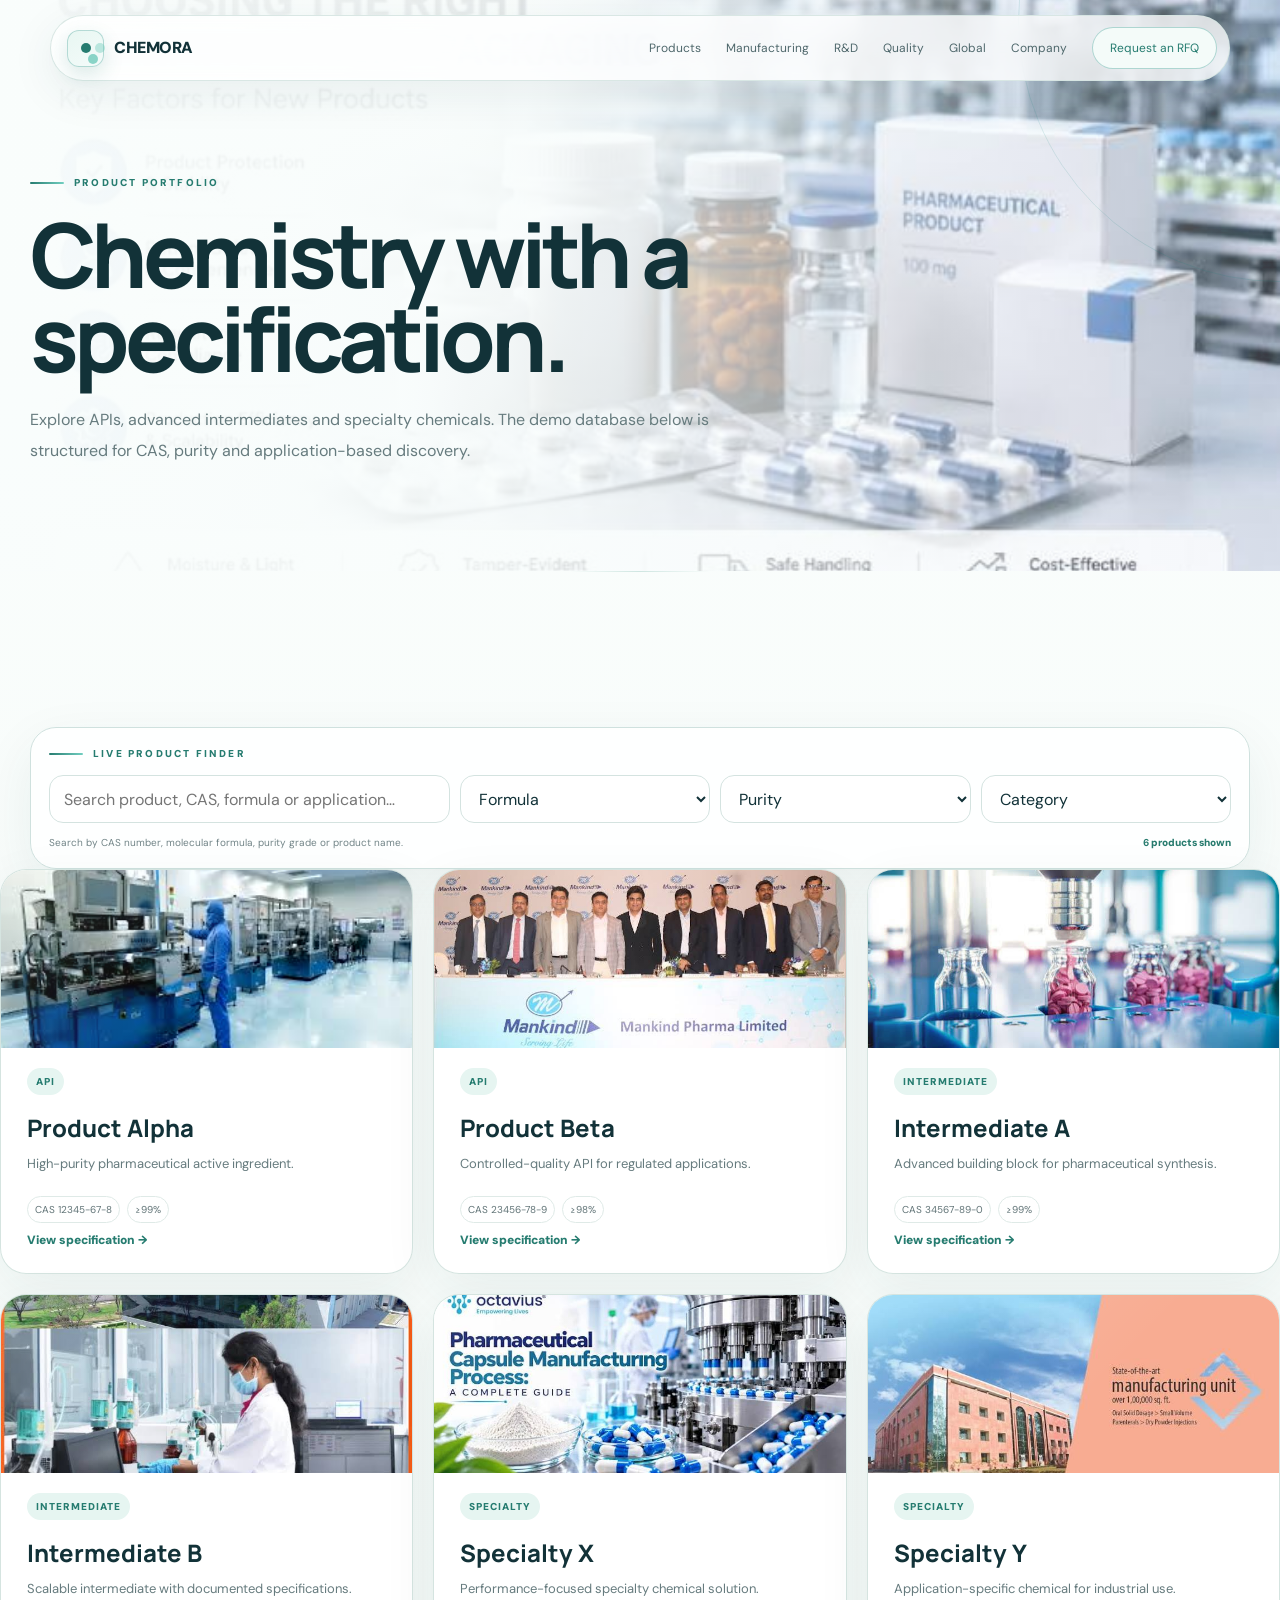
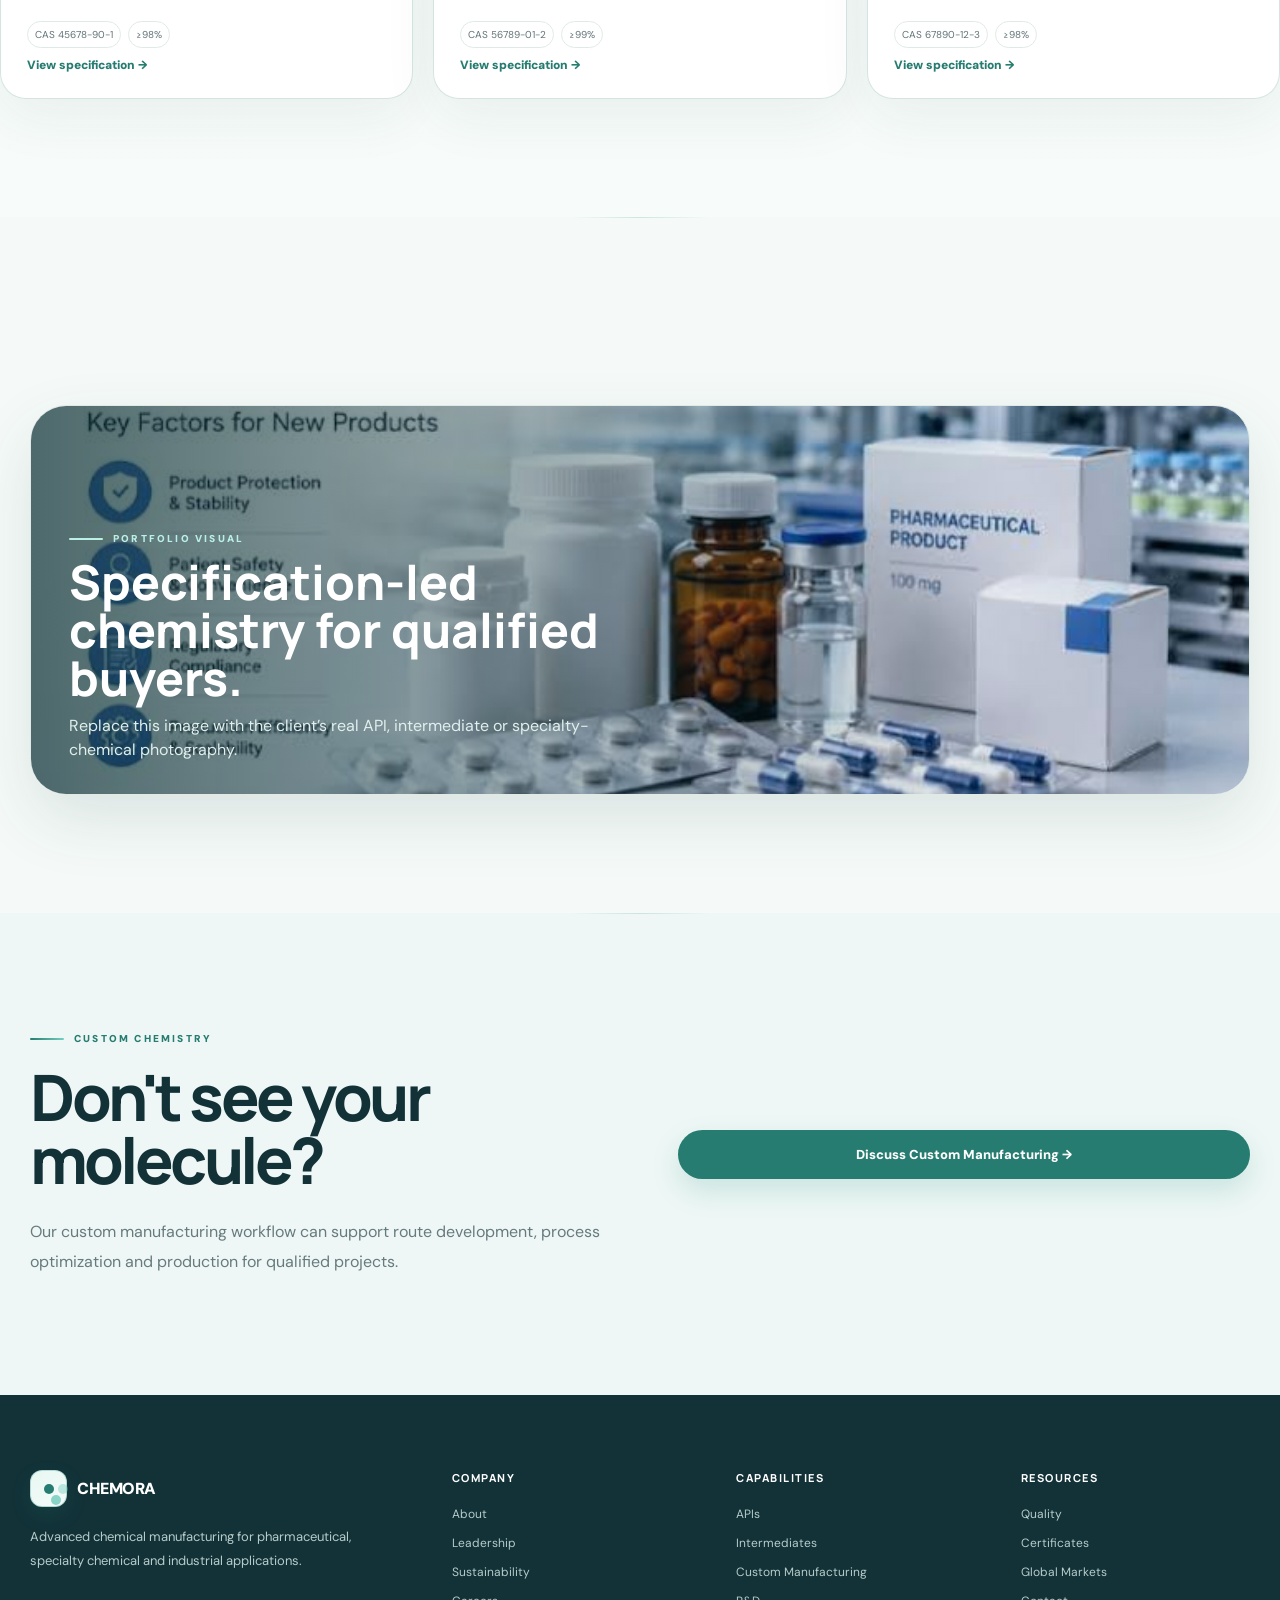
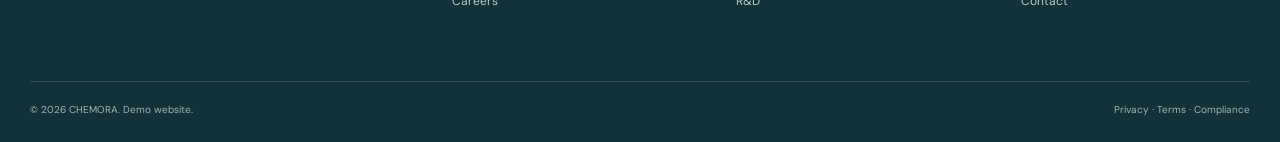
<file: products.html>
<!DOCTYPE html>
<html lang="en"><head>
<meta charset="utf-8"/><meta content="width=device-width,initial-scale=1" name="viewport"/>
<title>Products — CHEMORA</title>
<meta content="Search APIs, intermediates and specialty chemical products." name="description"/>
<link href="https://fonts.googleapis.com" rel="preconnect"/><link crossorigin="" href="https://fonts.gstatic.com" rel="preconnect"/>
<link href="https://fonts.googleapis.com/css2?family=DM+Sans:wght@400;500;600;700&amp;family=DM+Serif+Display&amp;family=Manrope:wght@400;500;600;700;800&amp;display=swap" rel="stylesheet"/>
<link href="css/main.css" rel="stylesheet"/></head><body>
<header class="navbar">
<div class="container nav-inner">
<a class="logo" href="index.html"><span class="logo-mark"><i></i></span>CHEMORA</a>
<nav class="nav-links">
<a href="products.html">Products</a>
<a href="manufacturing.html">Manufacturing</a>
<a href="research.html">R&amp;D</a>
<a href="quality.html">Quality</a>
<a href="global.html">Global</a>
<a href="about.html">Company</a>
<a class="nav-cta" href="rfq.html">Request an RFQ</a>
</nav>
<button aria-label="Open menu" class="menu-btn">☰</button>
</div>
</header>
<div class="mobile-menu">
<a href="products.html">Products</a>
<a href="manufacturing.html">Manufacturing</a>
<a href="research.html">R&amp;D</a>
<a href="quality.html">Quality</a>
<a href="global.html">Global</a>
<a href="about.html">Company</a>
<a href="rfq.html">Request an RFQ</a>
</div>
<main>
<section class="page-hero page-hero-image page-hero-products"><div class="container"><div class="eyebrow">Product Portfolio</div><h1 class="display">Chemistry with a specification.</h1><p class="lead">Explore APIs, advanced intermediates and specialty chemicals. The demo database below is structured for CAS, purity and application-based discovery.</p></div></section>
<section class="section"><div class="container">
<div class="finder-panel reveal"><div class="eyebrow">Live Product Finder</div><div class="finder-grid" style="margin-top:14px"><div class="finder-field"><input data-product-search placeholder="Search product, CAS, formula or application…"/></div><div class="finder-field"><select data-formula-filter><option value="">Formula</option><option value="C18H22N2O3">C18H22N2O3</option><option value="C12H10O4">C12H10O4</option><option value="C16H18N2O2">C16H18N2O2</option></select></div><div class="finder-field"><select data-purity-filter><option value="">Purity</option><option value="99">≥99%</option><option value="98">≥98%</option></select></div><div class="finder-field"><select data-category-filter><option value="">Category</option><option value="api">API</option><option value="intermediate">Intermediate</option><option value="specialty">Specialty</option></select></div></div><div class="finder-note"><span>Search by CAS number, molecular formula, purity grade or product name.</span><span class="finder-count"><b data-result-count>6</b> products shown</span></div></div>
</div>
<div class="grid card-grid-3">
<article class="card product-card reveal" data-category="api" data-formula="C18H22N2O3" data-purity="99" data-product=""><div class="card-media"><img alt="API Product Alpha High-purity pharmaceutical active ingredient. CAS 12345-67-8 ≥99% View specification → image" loading="lazy" src="assets/images/components/product-alpha.jpg"/></div><span class="tag">API</span><h3>Product Alpha</h3><p>High-purity pharmaceutical active ingredient.</p><div class="product-meta"><span>CAS 12345-67-8</span><span>≥99%</span></div><a class="product-link" href="product-detail.html">View specification →</a></article>
<article class="card product-card reveal" data-category="api" data-formula="C18H22N2O3" data-purity="98" data-product=""><div class="card-media"><img alt="API Product Beta Controlled-quality API for regulated applications. CAS 23456-78-9 ≥98% View specification → image" loading="lazy" src="assets/images/components/product-beta.jpg"/></div><span class="tag">API</span><h3>Product Beta</h3><p>Controlled-quality API for regulated applications.</p><div class="product-meta"><span>CAS 23456-78-9</span><span>≥98%</span></div><a class="product-link" href="product-detail.html">View specification →</a></article>
<article class="card product-card reveal" data-category="intermediate" data-formula="C12H10O4" data-purity="99" data-product=""><div class="card-media"><img alt="Intermediate Intermediate A Advanced building block for pharmaceutical synthesis. CAS 34567-89-0 ≥99% View specification → image" loading="lazy" src="assets/images/components/product-int-a.jpg"/></div><span class="tag">Intermediate</span><h3>Intermediate A</h3><p>Advanced building block for pharmaceutical synthesis.</p><div class="product-meta"><span>CAS 34567-89-0</span><span>≥99%</span></div><a class="product-link" href="product-detail.html">View specification →</a></article>
<article class="card product-card reveal" data-category="intermediate" data-formula="C12H10O4" data-purity="98" data-product=""><div class="card-media"><img alt="Intermediate Intermediate B Scalable intermediate with documented specifications. CAS 45678-90-1 ≥98% View specification → image" loading="lazy" src="assets/images/components/product-int-b.jpg"/></div><span class="tag">Intermediate</span><h3>Intermediate B</h3><p>Scalable intermediate with documented specifications.</p><div class="product-meta"><span>CAS 45678-90-1</span><span>≥98%</span></div><a class="product-link" href="product-detail.html">View specification →</a></article>
<article class="card product-card reveal" data-category="specialty" data-formula="C16H18N2O2" data-purity="99" data-product=""><div class="card-media"><img alt="Specialty Specialty X Performance-focused specialty chemical solution. CAS 56789-01-2 ≥99% View specification → image" loading="lazy" src="assets/images/components/product-spec-x.jpg"/></div><span class="tag">Specialty</span><h3>Specialty X</h3><p>Performance-focused specialty chemical solution.</p><div class="product-meta"><span>CAS 56789-01-2</span><span>≥99%</span></div><a class="product-link" href="product-detail.html">View specification →</a></article>
<article class="card product-card reveal" data-category="specialty" data-formula="C16H18N2O2" data-purity="98" data-product=""><div class="card-media"><img alt="Specialty Specialty Y Application-specific chemical for industrial use. CAS 67890-12-3 ≥98% View specification → image" loading="lazy" src="assets/images/components/product-spec-y.jpg"/></div><span class="tag">Specialty</span><h3>Specialty Y</h3><p>Application-specific chemical for industrial use.</p><div class="product-meta"><span>CAS 67890-12-3</span><span>≥98%</span></div><a class="product-link" href="product-detail.html">View specification →</a></article>
</div>
<div class="no-results" data-no-results><strong>No matching products.</strong><br/>Try another CAS number, formula, purity grade or category.</div>
</div></section>
<section class="section section-alt"><div class="container"><div class="media-band products-image reveal"><div class="media-band-content"><div class="eyebrow">Portfolio Visual</div><h3>Specification-led chemistry for qualified buyers.</h3><p>Replace this image with the client’s real API, intermediate or specialty-chemical photography.</p></div></div></div></section>
<section class="section section-soft"><div class="container split"><div><div class="eyebrow">Custom Chemistry</div><h2 class="section-title" style="margin-top:20px">Don't see your molecule?</h2><p class="lead">Our custom manufacturing workflow can support route development, process optimization and production for qualified projects.</p></div><a class="btn btn-primary" href="rfq.html">Discuss Custom Manufacturing →</a></div></section>
</main>
<footer>
<div class="container footer-grid">
<div class="footer-brand">
<a class="logo" href="index.html"><span class="logo-mark"><i></i></span>CHEMORA</a>
<p>Advanced chemical manufacturing for pharmaceutical, specialty chemical and industrial applications.</p>
</div>
<div class="footer-col"><h4>Company</h4><a href="about.html">About</a><a href="about.html#leadership">Leadership</a><a href="about.html#sustainability">Sustainability</a><a href="about.html#careers">Careers</a></div>
<div class="footer-col"><h4>Capabilities</h4><a href="products.html">APIs</a><a href="products.html">Intermediates</a><a href="manufacturing.html">Custom Manufacturing</a><a href="research.html">R&amp;D</a></div>
<div class="footer-col"><h4>Resources</h4><a href="quality.html">Quality</a><a href="certifications.html">Certificates</a><a href="global.html">Global Markets</a><a href="contact.html">Contact</a></div>
</div>
<div class="container footer-bottom"><span>© 2026 CHEMORA. Demo website.</span><span>Privacy · Terms · Compliance</span></div>
</footer>
<script src="js/main.js"></script>
</body></html>
</file>
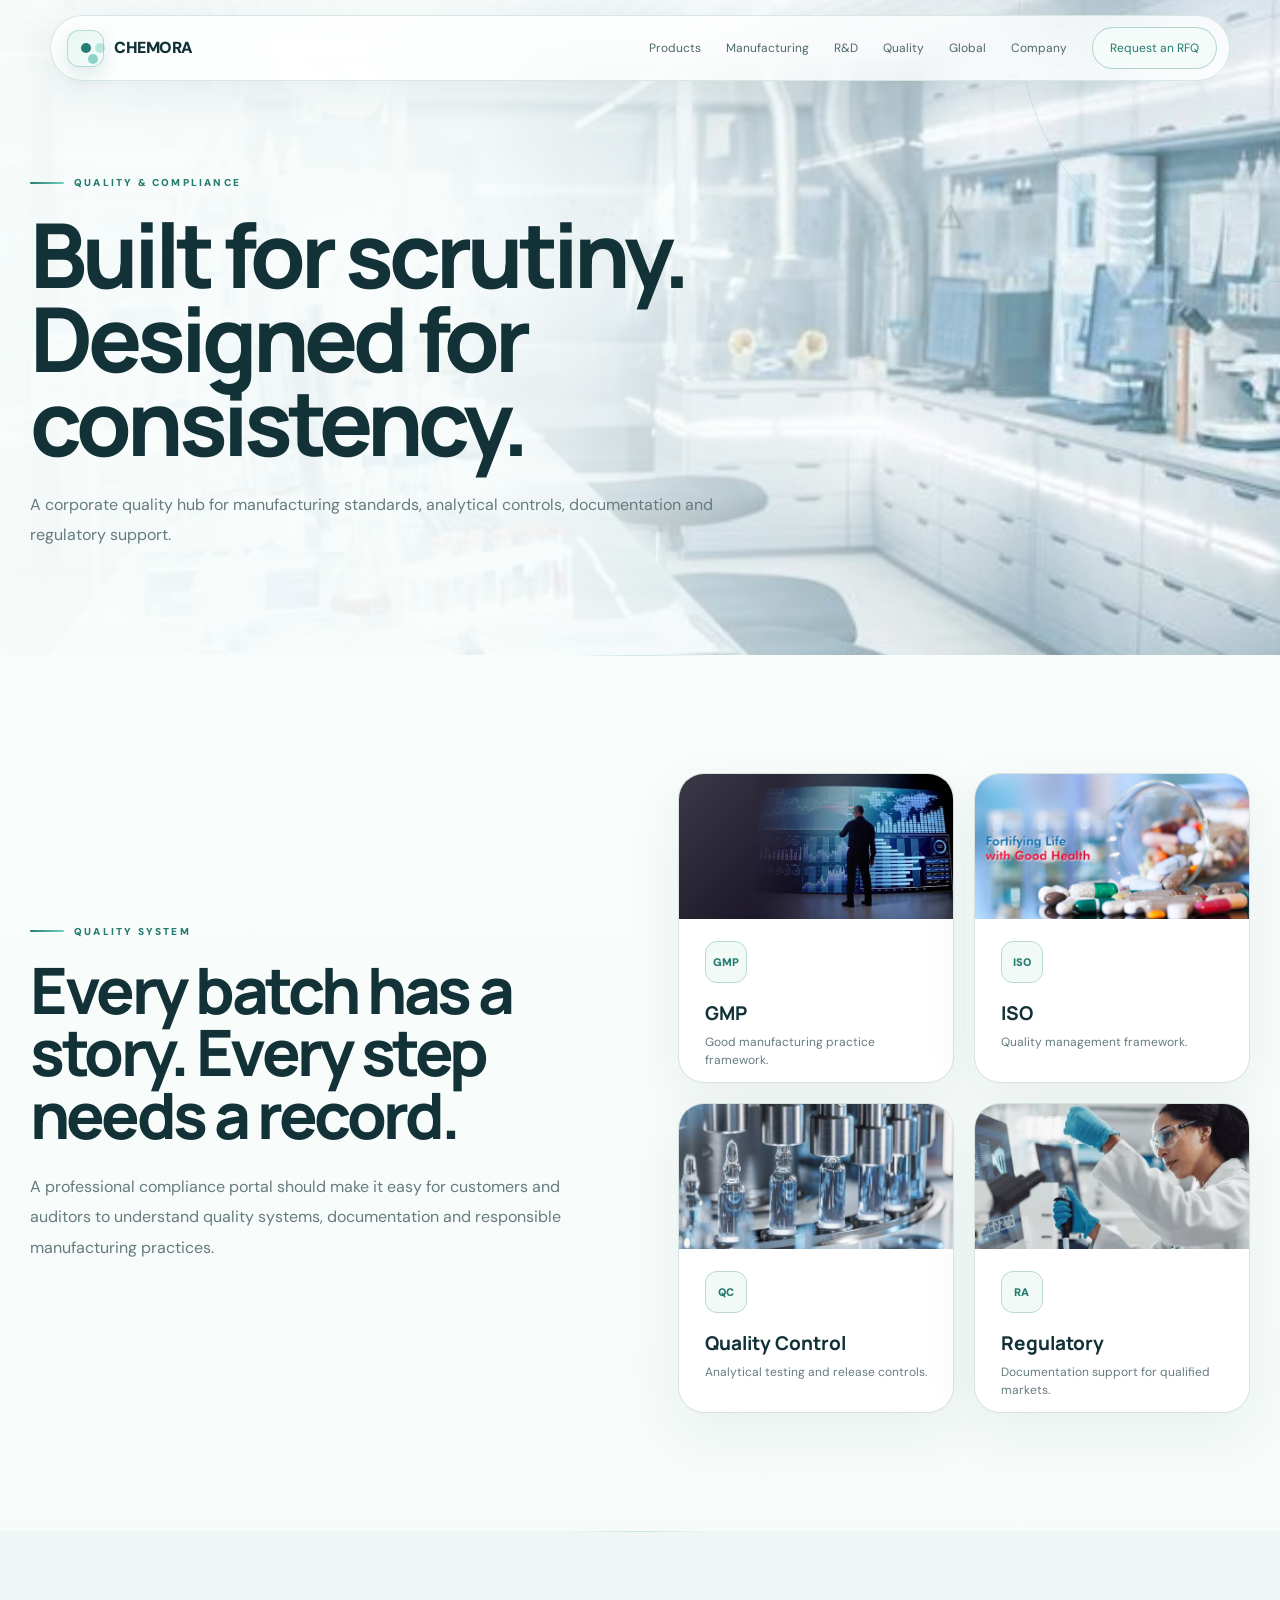
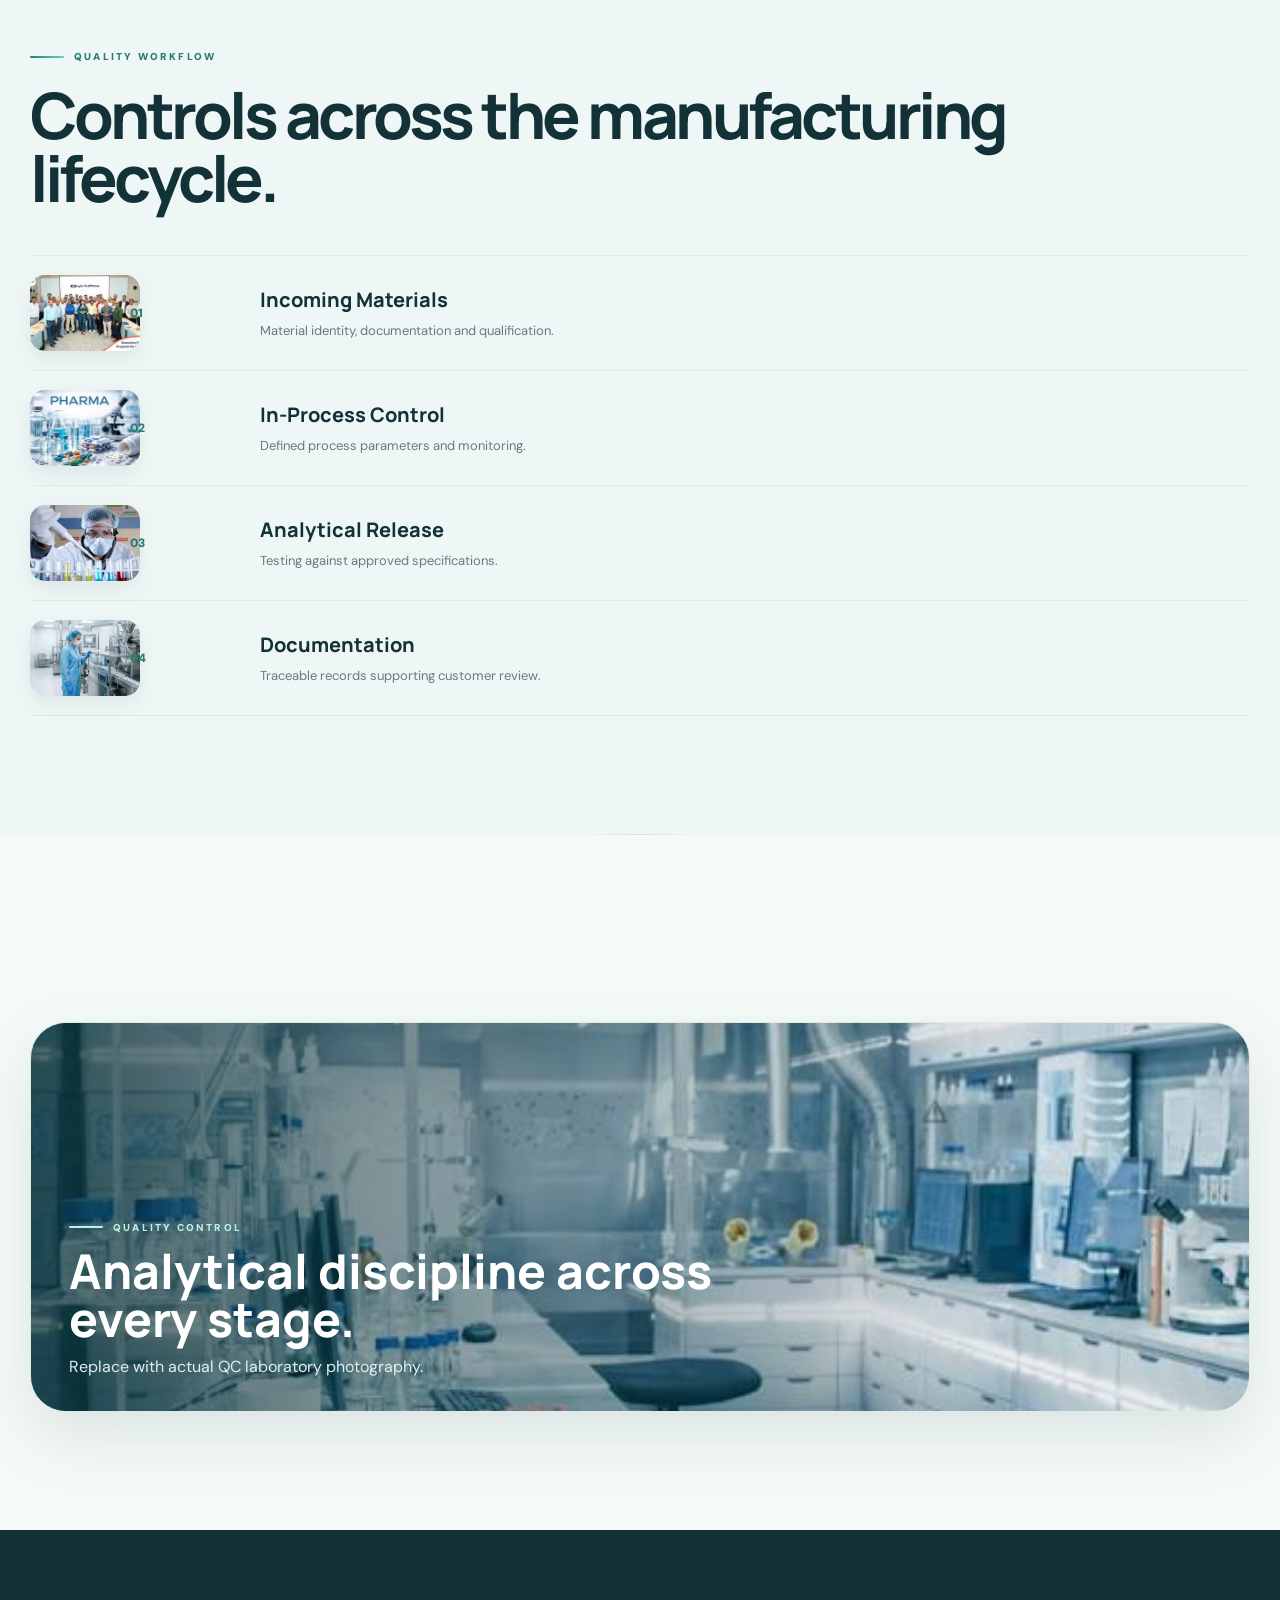
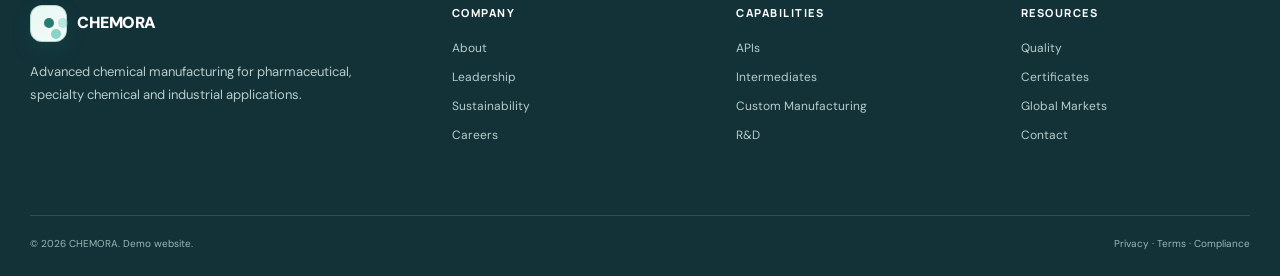
<file: quality.html>
<!DOCTYPE html>
<html lang="en"><head>
<meta charset="utf-8"/><meta content="width=device-width,initial-scale=1" name="viewport"/>
<title>Quality &amp; Compliance — CHEMORA</title>
<meta content="Quality management, GMP, ISO, analytical control and compliance." name="description"/>
<link href="https://fonts.googleapis.com" rel="preconnect"/><link crossorigin="" href="https://fonts.gstatic.com" rel="preconnect"/>
<link href="https://fonts.googleapis.com/css2?family=DM+Sans:wght@400;500;600;700&amp;family=DM+Serif+Display&amp;family=Manrope:wght@400;500;600;700;800&amp;display=swap" rel="stylesheet"/>
<link href="css/main.css" rel="stylesheet"/></head><body>
<header class="navbar">
<div class="container nav-inner">
<a class="logo" href="index.html"><span class="logo-mark"><i></i></span>CHEMORA</a>
<nav class="nav-links">
<a href="products.html">Products</a>
<a href="manufacturing.html">Manufacturing</a>
<a href="research.html">R&amp;D</a>
<a href="quality.html">Quality</a>
<a href="global.html">Global</a>
<a href="about.html">Company</a>
<a class="nav-cta" href="rfq.html">Request an RFQ</a>
</nav>
<button aria-label="Open menu" class="menu-btn">☰</button>
</div>
</header>
<div class="mobile-menu">
<a href="products.html">Products</a>
<a href="manufacturing.html">Manufacturing</a>
<a href="research.html">R&amp;D</a>
<a href="quality.html">Quality</a>
<a href="global.html">Global</a>
<a href="about.html">Company</a>
<a href="rfq.html">Request an RFQ</a>
</div>
<main>
<section class="page-hero page-hero-image page-hero-quality"><div class="container"><div class="eyebrow">Quality &amp; Compliance</div><h1 class="display">Built for scrutiny. Designed for consistency.</h1><p class="lead">A corporate quality hub for manufacturing standards, analytical controls, documentation and regulatory support.</p></div></section>
<section class="section"><div class="container split"><div><div class="eyebrow">Quality System</div><h2 class="section-title" style="margin-top:20px">Every batch has a story. Every step needs a record.</h2><p class="lead">A professional compliance portal should make it easy for customers and auditors to understand quality systems, documentation and responsible manufacturing practices.</p></div><div class="grid cert-grid"><div class="card cert reveal"><div class="card-media"><img alt="GMP GMP Good manufacturing practice framework. image" loading="lazy" src="assets/images/components/quality-gmp.jpg"/></div><div class="cert-icon">GMP</div><h3>GMP</h3><p>Good manufacturing practice framework.</p></div><div class="card cert reveal"><div class="card-media"><img alt="ISO ISO Quality management framework. image" loading="lazy" src="assets/images/components/quality-iso.jpg"/></div><div class="cert-icon">ISO</div><h3>ISO</h3><p>Quality management framework.</p></div><div class="card cert reveal"><div class="card-media"><img alt="QC Quality Control Analytical testing and release controls. image" loading="lazy" src="assets/images/components/quality-qc.jpg"/></div><div class="cert-icon">QC</div><h3>Quality Control</h3><p>Analytical testing and release controls.</p></div><div class="card cert reveal"><div class="card-media"><img alt="RA Regulatory Documentation support for qualified markets. image" loading="lazy" src="assets/images/components/quality-regulatory.jpg"/></div><div class="cert-icon">RA</div><h3>Regulatory</h3><p>Documentation support for qualified markets.</p></div></div></div></section>
<section class="section section-soft"><div class="container"><div class="eyebrow">Quality Workflow</div><h2 class="section-title" style="margin-top:20px">Controls across the manufacturing lifecycle.</h2><div class="timeline"><div class="timeline-item"><div class="timeline-thumb"><img alt="Process image" loading="lazy" src="assets/images/components/quality-materials.jpg"/></div><div class="year">01</div><div><h3>Incoming Materials</h3><p>Material identity, documentation and qualification.</p></div></div><div class="timeline-item"><div class="timeline-thumb"><img alt="Process image" loading="lazy" src="assets/images/components/quality-ipc.jpg"/></div><div class="year">02</div><div><h3>In-Process Control</h3><p>Defined process parameters and monitoring.</p></div></div><div class="timeline-item"><div class="timeline-thumb"><img alt="Process image" loading="lazy" src="assets/images/components/quality-release.jpg"/></div><div class="year">03</div><div><h3>Analytical Release</h3><p>Testing against approved specifications.</p></div></div><div class="timeline-item"><div class="timeline-thumb"><img alt="Process image" loading="lazy" src="assets/images/components/quality-docs.jpg"/></div><div class="year">04</div><div><h3>Documentation</h3><p>Traceable records supporting customer review.</p></div></div></div></div></section>
<section class="section section-alt"><div class="container"><div class="media-band quality-image reveal"><div class="media-band-content"><div class="eyebrow">Quality Control</div><h3>Analytical discipline across every stage.</h3><p>Replace with actual QC laboratory photography.</p></div></div></div></section>
</main>
<footer>
<div class="container footer-grid">
<div class="footer-brand">
<a class="logo" href="index.html"><span class="logo-mark"><i></i></span>CHEMORA</a>
<p>Advanced chemical manufacturing for pharmaceutical, specialty chemical and industrial applications.</p>
</div>
<div class="footer-col"><h4>Company</h4><a href="about.html">About</a><a href="about.html#leadership">Leadership</a><a href="about.html#sustainability">Sustainability</a><a href="about.html#careers">Careers</a></div>
<div class="footer-col"><h4>Capabilities</h4><a href="products.html">APIs</a><a href="products.html">Intermediates</a><a href="manufacturing.html">Custom Manufacturing</a><a href="research.html">R&amp;D</a></div>
<div class="footer-col"><h4>Resources</h4><a href="quality.html">Quality</a><a href="certifications.html">Certificates</a><a href="global.html">Global Markets</a><a href="contact.html">Contact</a></div>
</div>
<div class="container footer-bottom"><span>© 2026 CHEMORA. Demo website.</span><span>Privacy · Terms · Compliance</span></div>
</footer>
<script src="js/main.js"></script>
</body></html>
</file>
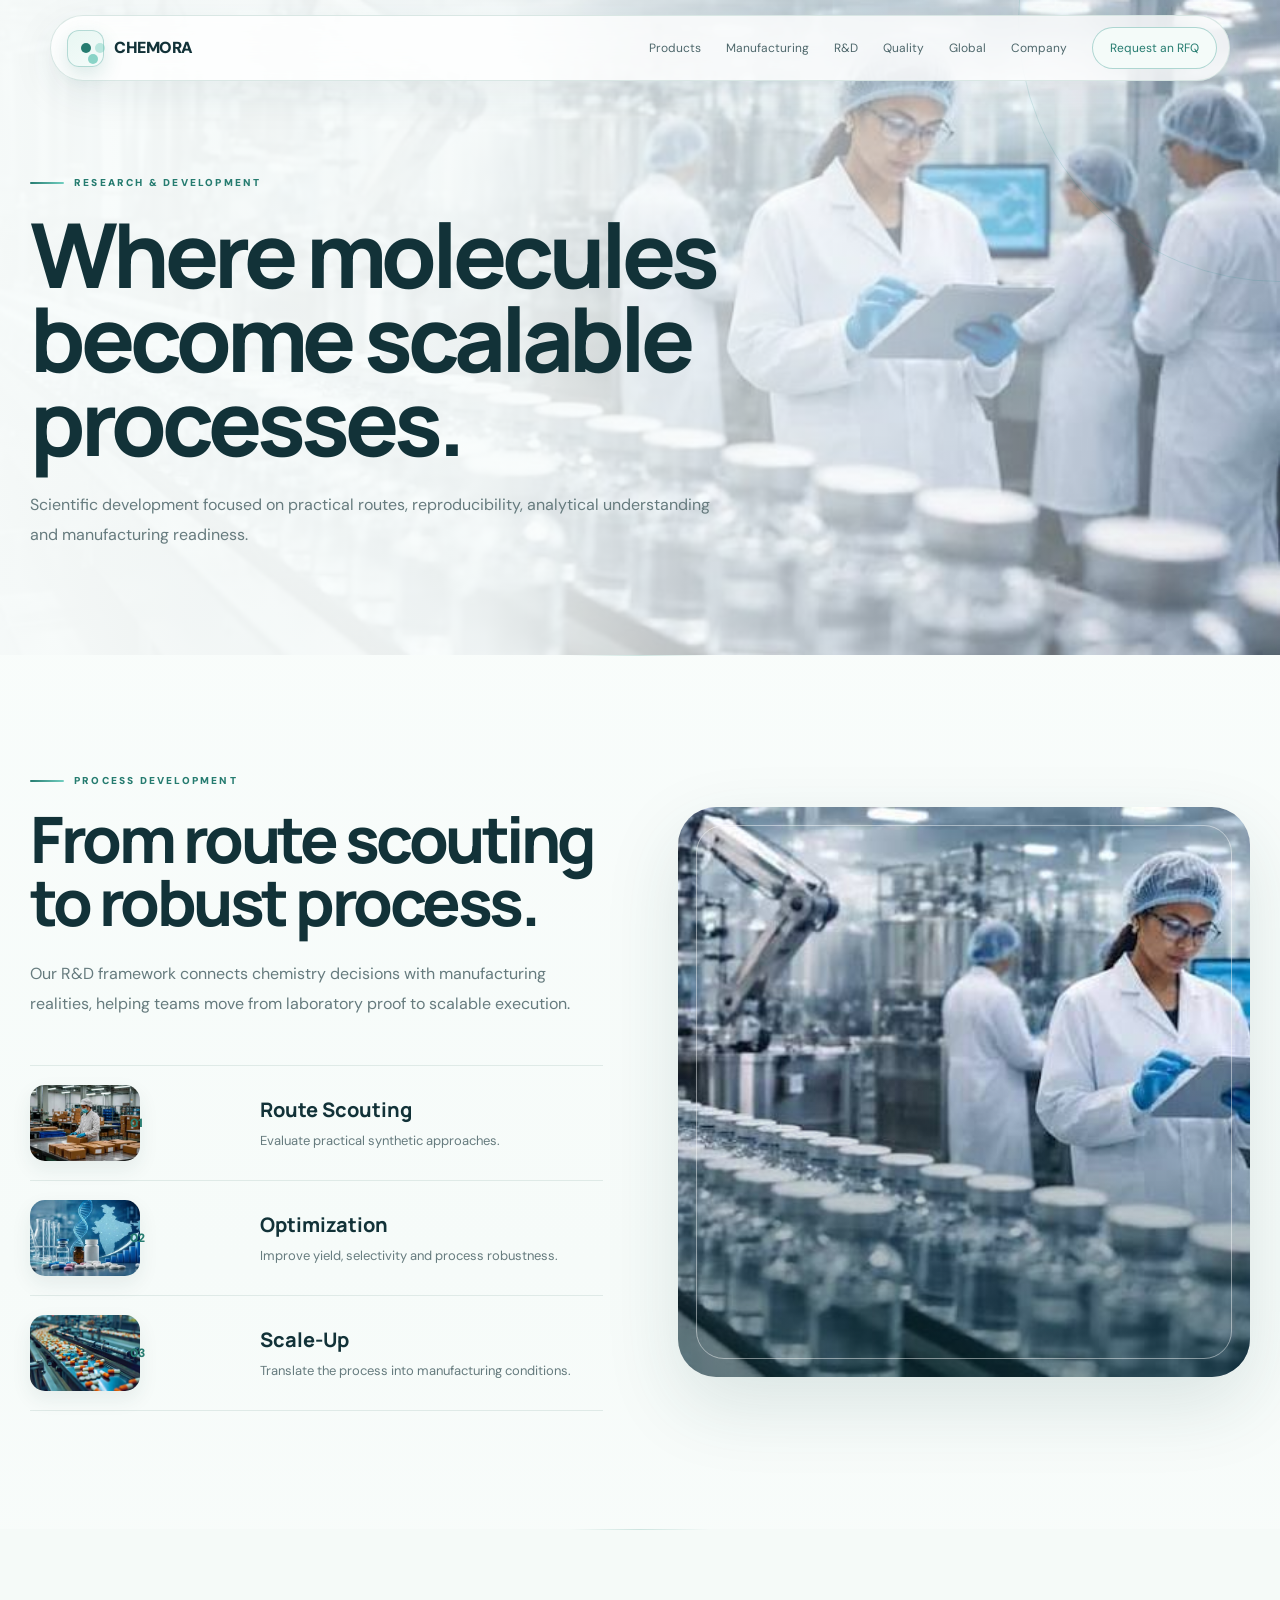
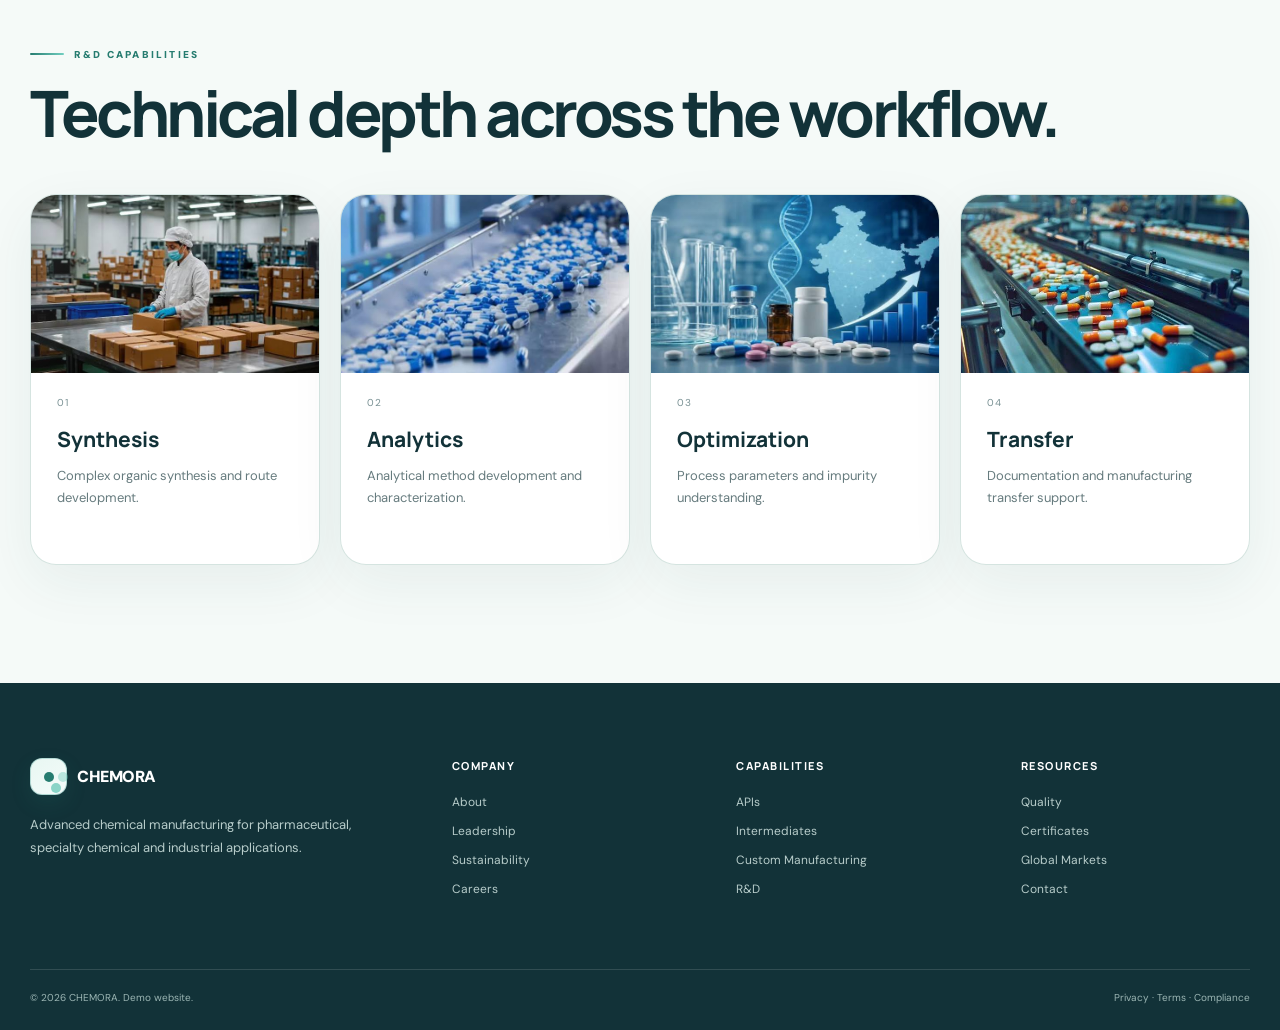
<file: research.html>
<!DOCTYPE html>
<html lang="en"><head>
<meta charset="utf-8"/><meta content="width=device-width,initial-scale=1" name="viewport"/>
<title>R&amp;D — CHEMORA</title>
<meta content="Research, process development, analytical and custom synthesis capabilities." name="description"/>
<link href="https://fonts.googleapis.com" rel="preconnect"/><link crossorigin="" href="https://fonts.gstatic.com" rel="preconnect"/>
<link href="https://fonts.googleapis.com/css2?family=DM+Sans:wght@400;500;600;700&amp;family=DM+Serif+Display&amp;family=Manrope:wght@400;500;600;700;800&amp;display=swap" rel="stylesheet"/>
<link href="css/main.css" rel="stylesheet"/></head><body>
<header class="navbar">
<div class="container nav-inner">
<a class="logo" href="index.html"><span class="logo-mark"><i></i></span>CHEMORA</a>
<nav class="nav-links">
<a href="products.html">Products</a>
<a href="manufacturing.html">Manufacturing</a>
<a href="research.html">R&amp;D</a>
<a href="quality.html">Quality</a>
<a href="global.html">Global</a>
<a href="about.html">Company</a>
<a class="nav-cta" href="rfq.html">Request an RFQ</a>
</nav>
<button aria-label="Open menu" class="menu-btn">☰</button>
</div>
</header>
<div class="mobile-menu">
<a href="products.html">Products</a>
<a href="manufacturing.html">Manufacturing</a>
<a href="research.html">R&amp;D</a>
<a href="quality.html">Quality</a>
<a href="global.html">Global</a>
<a href="about.html">Company</a>
<a href="rfq.html">Request an RFQ</a>
</div>
<main>
<section class="page-hero page-hero-image page-hero-research"><div class="container"><div class="eyebrow">Research &amp; Development</div><h1 class="display">Where molecules become scalable processes.</h1><p class="lead">Scientific development focused on practical routes, reproducibility, analytical understanding and manufacturing readiness.</p></div></section>
<section class="section"><div class="container split"><div class="reveal"><div class="eyebrow">Process Development</div><h2 class="section-title" style="margin-top:20px">From route scouting to robust process.</h2><p class="lead">Our R&amp;D framework connects chemistry decisions with manufacturing realities, helping teams move from laboratory proof to scalable execution.</p><div class="timeline"><div class="timeline-item"><div class="timeline-thumb"><img alt="Process image" loading="lazy" src="assets/images/components/research-synthesis.jpg"/></div><div class="year">01</div><div><h3>Route Scouting</h3><p>Evaluate practical synthetic approaches.</p></div></div><div class="timeline-item"><div class="timeline-thumb"><img alt="Process image" loading="lazy" src="assets/images/components/research-optimization.jpg"/></div><div class="year">02</div><div><h3>Optimization</h3><p>Improve yield, selectivity and process robustness.</p></div></div><div class="timeline-item"><div class="timeline-thumb"><img alt="Process image" loading="lazy" src="assets/images/components/research-transfer.jpg"/></div><div class="year">03</div><div><h3>Scale-Up</h3><p>Translate the process into manufacturing conditions.</p></div></div></div></div><div class="image-panel alt reveal"></div></div></section>
<section class="section section-alt"><div class="container"><div class="eyebrow">R&amp;D Capabilities</div><h2 class="section-title" style="margin-top:20px">Technical depth across the workflow.</h2><div class="grid card-grid-4" style="margin-top:50px"><div class="card info-card reveal"><div class="card-media"><img alt="01 Synthesis Complex organic synthesis and route development. image" loading="lazy" src="assets/images/components/research-synthesis.jpg"/></div><span class="num">01</span><h3>Synthesis</h3><p>Complex organic synthesis and route development.</p></div><div class="card info-card reveal"><div class="card-media"><img alt="02 Analytics Analytical method development and characterization. image" loading="lazy" src="assets/images/components/research-analytics.jpg"/></div><span class="num">02</span><h3>Analytics</h3><p>Analytical method development and characterization.</p></div><div class="card info-card reveal"><div class="card-media"><img alt="03 Optimization Process parameters and impurity understanding. image" loading="lazy" src="assets/images/components/research-optimization.jpg"/></div><span class="num">03</span><h3>Optimization</h3><p>Process parameters and impurity understanding.</p></div><div class="card info-card reveal"><div class="card-media"><img alt="04 Transfer Documentation and manufacturing transfer support. image" loading="lazy" src="assets/images/components/research-transfer.jpg"/></div><span class="num">04</span><h3>Transfer</h3><p>Documentation and manufacturing transfer support.</p></div></div></div></section>
</main>
<footer>
<div class="container footer-grid">
<div class="footer-brand">
<a class="logo" href="index.html"><span class="logo-mark"><i></i></span>CHEMORA</a>
<p>Advanced chemical manufacturing for pharmaceutical, specialty chemical and industrial applications.</p>
</div>
<div class="footer-col"><h4>Company</h4><a href="about.html">About</a><a href="about.html#leadership">Leadership</a><a href="about.html#sustainability">Sustainability</a><a href="about.html#careers">Careers</a></div>
<div class="footer-col"><h4>Capabilities</h4><a href="products.html">APIs</a><a href="products.html">Intermediates</a><a href="manufacturing.html">Custom Manufacturing</a><a href="research.html">R&amp;D</a></div>
<div class="footer-col"><h4>Resources</h4><a href="quality.html">Quality</a><a href="certifications.html">Certificates</a><a href="global.html">Global Markets</a><a href="contact.html">Contact</a></div>
</div>
<div class="container footer-bottom"><span>© 2026 CHEMORA. Demo website.</span><span>Privacy · Terms · Compliance</span></div>
</footer>
<script src="js/main.js"></script>
</body></html>
</file>
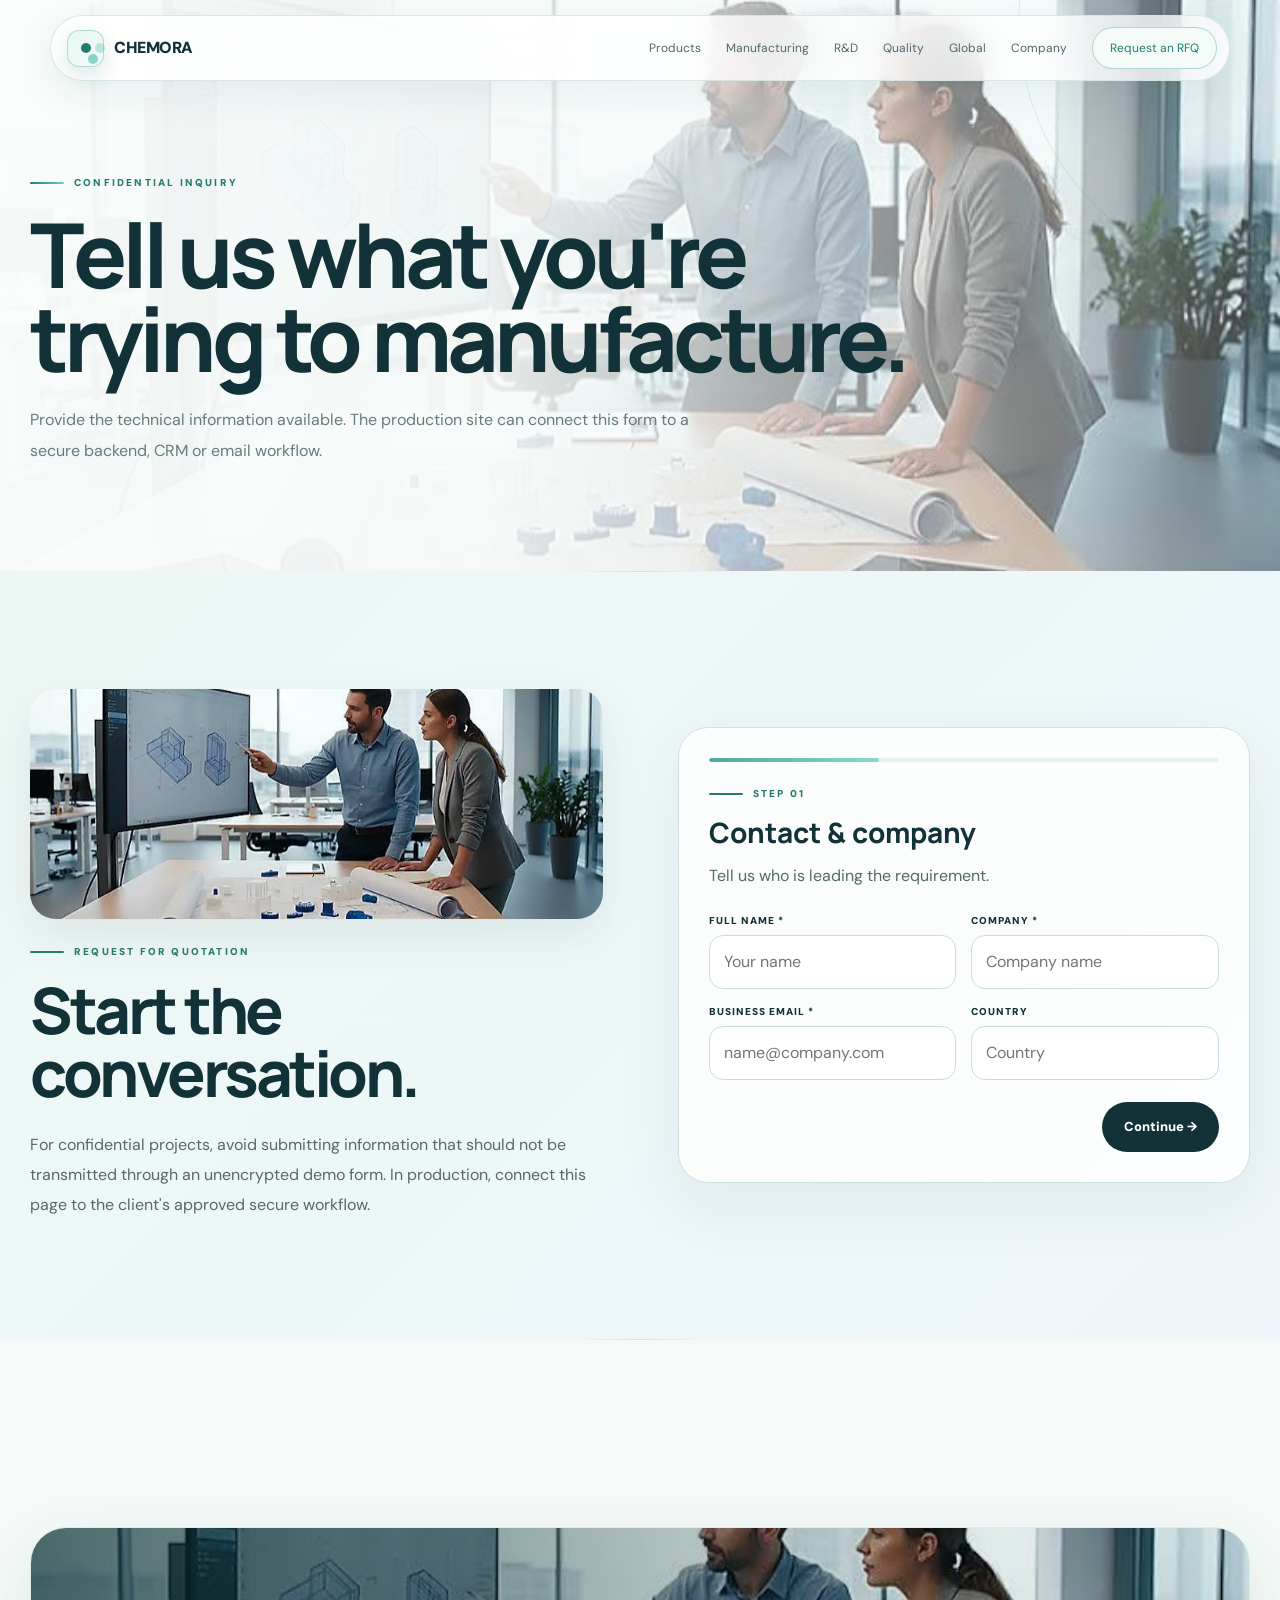
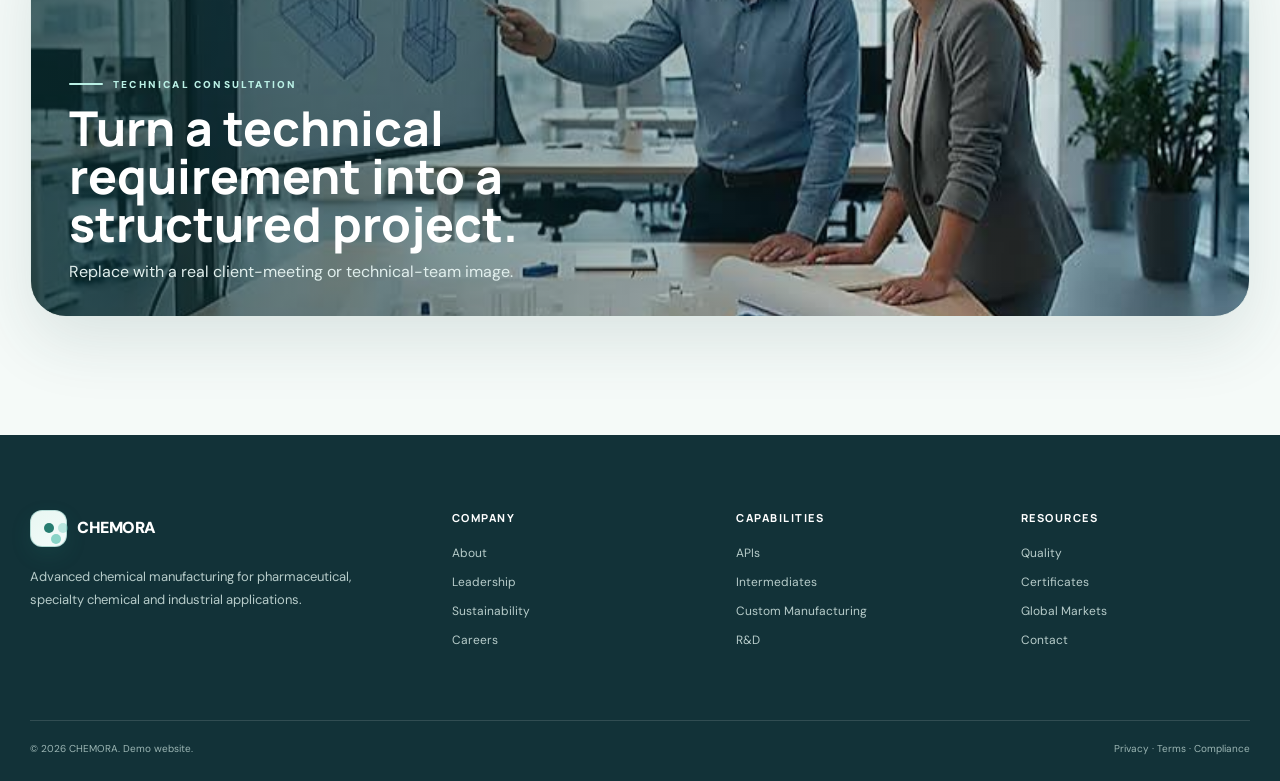
<file: rfq.html>
<!DOCTYPE html>
<html lang="en"><head>
<meta charset="utf-8"/><meta content="width=device-width,initial-scale=1" name="viewport"/>
<title>Request an RFQ — CHEMORA</title>
<meta content="Submit a confidential request for quotation or custom manufacturing inquiry." name="description"/>
<link href="https://fonts.googleapis.com" rel="preconnect"/><link crossorigin="" href="https://fonts.gstatic.com" rel="preconnect"/>
<link href="https://fonts.googleapis.com/css2?family=DM+Sans:wght@400;500;600;700&amp;family=DM+Serif+Display&amp;family=Manrope:wght@400;500;600;700;800&amp;display=swap" rel="stylesheet"/>
<link href="css/main.css" rel="stylesheet"/></head><body>
<header class="navbar">
<div class="container nav-inner">
<a class="logo" href="index.html"><span class="logo-mark"><i></i></span>CHEMORA</a>
<nav class="nav-links">
<a href="products.html">Products</a>
<a href="manufacturing.html">Manufacturing</a>
<a href="research.html">R&amp;D</a>
<a href="quality.html">Quality</a>
<a href="global.html">Global</a>
<a href="about.html">Company</a>
<a class="nav-cta" href="rfq.html">Request an RFQ</a>
</nav>
<button aria-label="Open menu" class="menu-btn">☰</button>
</div>
</header>
<div class="mobile-menu">
<a href="products.html">Products</a>
<a href="manufacturing.html">Manufacturing</a>
<a href="research.html">R&amp;D</a>
<a href="quality.html">Quality</a>
<a href="global.html">Global</a>
<a href="about.html">Company</a>
<a href="rfq.html">Request an RFQ</a>
</div>
<main>
<section class="page-hero page-hero-image page-hero-rfq"><div class="container"><div class="eyebrow">Confidential Inquiry</div><h1 class="display">Tell us what you're trying to manufacture.</h1><p class="lead">Provide the technical information available. The production site can connect this form to a secure backend, CRM or email workflow.</p></div></section>
<section class="section form-section"><div class="container split"><div><div class="rfq-visual"><img alt="Technical consultation" loading="lazy" src="assets/images/16-rfq-consultation.jpg"/></div><div class="eyebrow">Request For Quotation</div><h2 class="section-title" style="margin-top:20px">Start the conversation.</h2><p class="lead">For confidential projects, avoid submitting information that should not be transmitted through an unencrypted demo form. In production, connect this page to the client's approved secure workflow.</p></div>
<form class="rfq-panel" data-rfq-wizard>
<div class="rfq-progress"><span data-progress></span></div>
<div class="rfq-page active">
<div class="eyebrow">Step 01</div><h3 style="font-size:28px;margin-top:10px">Contact & company</h3><p class="lead" style="margin-top:8px">Tell us who is leading the requirement.</p>
<div class="form" style="margin-top:22px"><div class="field"><label>Full Name *</label><input name="name" placeholder="Your name" required></div><div class="field"><label>Company *</label><input name="company" placeholder="Company name" required></div><div class="field"><label>Business Email *</label><input name="email" type="email" placeholder="name@company.com" required></div><div class="field"><label>Country</label><input name="country" placeholder="Country"></div></div>
<div class="rfq-actions"><span></span><button class="btn btn-dark" type="button" data-next>Continue →</button></div>
</div>
<div class="rfq-page">
<div class="eyebrow">Step 02</div><h3 style="font-size:28px;margin-top:10px">Technical requirement</h3><p class="lead" style="margin-top:8px">Add the specification details available today.</p>
<div class="form" style="margin-top:22px"><div class="field"><label>Product / CAS *</label><input name="product" placeholder="Product or CAS number" required></div><div class="field"><label>Required Quantity</label><input name="quantity" placeholder="e.g. 500 kg"></div><div class="field"><label>Purity / Grade</label><input name="purity" placeholder="Specification"></div><div class="field"><label>Application</label><input name="application" placeholder="Application / end use"></div><div class="field full"><label>Project Details</label><textarea name="details" placeholder="Tell us about your requirement..."></textarea></div><div class="field full"><label>Document</label><input name="document" type="file"></div></div>
<div class="rfq-actions"><button class="btn btn-outline" type="button" data-prev>← Back</button><button class="btn btn-dark" type="button" data-next>Review →</button></div>
</div>
<div class="rfq-page">
<div class="eyebrow">Step 03</div><h3 style="font-size:28px;margin-top:10px">Review inquiry</h3><p class="lead" style="margin-top:8px">Check the details before sending this demo inquiry.</p>
<div class="rfq-review" style="margin-top:20px"><div><span>Name</span><strong data-review="name">—</strong></div><div><span>Company</span><strong data-review="company">—</strong></div><div><span>Email</span><strong data-review="email">—</strong></div><div><span>Product / CAS</span><strong data-review="product">—</strong></div><div><span>Quantity</span><strong data-review="quantity">—</strong></div><div><span>Purity</span><strong data-review="purity">—</strong></div></div>
<div class="rfq-actions"><button class="btn btn-outline" type="button" data-prev>← Back</button><button class="btn btn-dark" type="submit">Submit Confidential RFQ →</button></div>
</div>
<div class="rfq-success" data-rfq-success><div class="success-icon">✓</div><h3 style="font-size:30px">Inquiry received</h3><p class="lead" style="margin-top:10px">This is a demo confirmation. Connect the form to the client's secure CRM/email workflow before launch.</p><a class="btn btn-primary" href="products.html" style="margin-top:22px">Explore Products →</a></div>
</form>
</div></section><section class="section section-alt"><div class="container"><div class="media-band rfq-image reveal"><div class="media-band-content"><div class="eyebrow">Technical Consultation</div><h3>Turn a technical requirement into a structured project.</h3><p>Replace with a real client-meeting or technical-team image.</p></div></div></div></section>
</main>
<footer>
<div class="container footer-grid">
<div class="footer-brand">
<a class="logo" href="index.html"><span class="logo-mark"><i></i></span>CHEMORA</a>
<p>Advanced chemical manufacturing for pharmaceutical, specialty chemical and industrial applications.</p>
</div>
<div class="footer-col"><h4>Company</h4><a href="about.html">About</a><a href="about.html#leadership">Leadership</a><a href="about.html#sustainability">Sustainability</a><a href="about.html#careers">Careers</a></div>
<div class="footer-col"><h4>Capabilities</h4><a href="products.html">APIs</a><a href="products.html">Intermediates</a><a href="manufacturing.html">Custom Manufacturing</a><a href="research.html">R&amp;D</a></div>
<div class="footer-col"><h4>Resources</h4><a href="quality.html">Quality</a><a href="certifications.html">Certificates</a><a href="global.html">Global Markets</a><a href="contact.html">Contact</a></div>
</div>
<div class="container footer-bottom"><span>© 2026 CHEMORA. Demo website.</span><span>Privacy · Terms · Compliance</span></div>
</footer>
<script src="js/main.js"></script>
</body></html>
</file>
<file: css/main.css>
:root{
  --bg:#fbfdfc;
  --bg2:#f2f8f6;
  --panel:#ffffff;
  --panel2:#eef7f4;
  --text:#123238;
  --muted:#667b7e;
  --line:#dfeae7;
  --accent:#16877c;
  --accent2:#67c7b7;
  --blue:#4b8fc4;
  --soft:#e9f6f2;
  --lav:#f1f2fb;
  --dark:#123238;
  --max:1240px;
  --sans:"DM Sans",Arial,sans-serif;
  --display:"Manrope",var(--sans)
}
*{box-sizing:border-box;margin:0;padding:0}
html{scroll-behavior:smooth}
body{background:var(--bg);color:var(--text);font-family:var(--sans);line-height:1.5;overflow-x:hidden}
body.menu-open{overflow:hidden}
a{text-decoration:none;color:inherit}
button,input,select,textarea{font:inherit}button{cursor:pointer}
img{max-width:100%;display:block}
.container{width:min(var(--max),calc(100% - 60px));margin:auto}
.section{padding:118px 0;position:relative}
.section-alt{background:#f5faf8}
.section-soft{background:#eef7f5}
.section-mint{background:linear-gradient(135deg,#e9f7f2 0%,#eef7fc 100%);color:var(--text)}
.eyebrow{display:flex;align-items:center;gap:10px;color:var(--accent);font-size:10px;font-weight:900;letter-spacing:2.2px;text-transform:uppercase}
.eyebrow:before{content:"";width:34px;height:2px;background:linear-gradient(90deg,var(--accent),var(--accent2));border-radius:4px}
h1,h2,h3,h4{font-family:var(--display);font-weight:750}
.display{font-size:clamp(50px,7vw,96px);line-height:.94;letter-spacing:-5px}
.section-title{font-size:clamp(40px,5vw,66px);line-height:.98;letter-spacing:-3.5px}
.lead{max-width:680px;color:var(--muted);font-size:16px;line-height:1.9;margin-top:25px}
.btn{display:inline-flex;align-items:center;justify-content:center;gap:10px;border-radius:999px;padding:14px 21px;font-size:13px;font-weight:850;transition:.25s;border:1px solid transparent}
.btn-primary{background:var(--accent);color:#fff;box-shadow:0 12px 28px rgba(22,135,124,.17)}
.btn-primary:hover{transform:translateY(-3px);box-shadow:0 18px 38px rgba(22,135,124,.23)}
.btn-dark{background:var(--dark);color:#fff}
.btn-outline{border-color:#cddedb;background:rgba(255,255,255,.86);color:var(--text)}
.btn-outline:hover{border-color:var(--accent);color:var(--accent);transform:translateY(-2px)}
.btn-light{border-color:#d6e6e3;color:var(--text);background:white}
.btn-row{display:flex;gap:12px;flex-wrap:wrap;margin-top:34px}
.muted{color:var(--muted)}
.grid{display:grid;gap:20px}
.card{background:rgba(255,255,255,.96);border:1px solid rgba(211,227,223,.95);border-radius:26px;box-shadow:0 18px 55px rgba(31,73,75,.065)}
.card:hover{border-color:#b8dcd4}
.tag{display:inline-flex;padding:6px 9px;border-radius:999px;background:#e6f5f1;color:var(--accent);font-size:10px;letter-spacing:1px;text-transform:uppercase;font-weight:900}
.reveal{opacity:0;transform:translateY(24px);transition:.7s ease}.reveal.show{opacity:1;transform:none}

/* floating navigation */
.navbar{position:fixed;top:15px;left:0;width:100%;z-index:1000;padding:0 20px;transition:.3s}
.nav-inner{min-height:66px;display:flex;align-items:center;justify-content:space-between;width:min(1180px,100%);padding:8px 12px 8px 16px;border:1px solid rgba(213,229,225,.9);border-radius:999px;background:rgba(255,255,255,.76);backdrop-filter:blur(20px);box-shadow:0 12px 45px rgba(28,69,72,.08)}
.navbar.scrolled{top:10px}.navbar.scrolled .nav-inner{background:rgba(255,255,255,.92);box-shadow:0 15px 50px rgba(28,69,72,.1)}
.logo{display:flex;align-items:center;gap:10px;font-weight:900;letter-spacing:-.5px}
.logo-mark{width:37px;height:37px;border:1px solid rgba(22,135,124,.28);background:linear-gradient(145deg,#e8f7f2,#f4fbfa);border-radius:12px;display:grid;place-items:center}
.logo-mark i{width:10px;height:10px;border-radius:50%;background:var(--accent);box-shadow:14px 0 0 rgba(103,199,183,.4),7px 11px 0 rgba(103,199,183,.75)}
.nav-links{display:flex;align-items:center;gap:25px;font-size:12px;color:#4e676b}
.nav-links>a{transition:.2s}.nav-links>a:hover{color:var(--accent)}
.nav-cta{padding:11px 17px;border:1px solid rgba(22,135,124,.32);border-radius:999px;color:var(--accent);background:#f4fbf9}
.menu-btn{display:none;width:43px;height:43px;border:1px solid var(--line);border-radius:50%;background:white;color:var(--text)}
.mobile-menu{display:none;position:fixed;inset:0;background:rgba(250,253,252,.98);z-index:900;padding:105px 24px 30px}.mobile-menu a{display:block;font:750 30px var(--display);padding:15px 0;border-bottom:1px solid var(--line)}.mobile-menu.open{display:block}

/* hero */
.hero{min-height:100svh;position:relative;display:flex;align-items:center;overflow:hidden;background:radial-gradient(circle at 88% 18%,#e5f7f2 0 14%,transparent 32%),linear-gradient(135deg,#fcfefd 0%,#f4faf8 58%,#edf6fc 100%)}
.hero:before{content:"";position:absolute;width:500px;height:500px;border:1px solid rgba(22,135,124,.1);border-radius:50%;right:-180px;top:-170px}.hero:after{content:"";position:absolute;width:300px;height:300px;background:#dff4ee;border-radius:50%;filter:blur(50px);right:14%;bottom:-180px;opacity:.55}
.hero-bg{position:absolute;inset:10% 0 7% 47%;background:url("../assets/images/01-home-hero.jpg") center/cover no-repeat;border-radius:42px 0 0 42px;box-shadow:-25px 35px 80px rgba(36,91,91,.14)}
.hero-bg:after{content:"";position:absolute;inset:0;background:linear-gradient(90deg,rgba(250,253,252,.94),rgba(250,253,252,.18) 35%,rgba(250,253,252,.03) 70%);border-radius:inherit}
.hero-grid{position:absolute;inset:0;opacity:.24;background-image:radial-gradient(#70a7a0 1px,transparent 1px);background-size:25px 25px;mask-image:linear-gradient(90deg,black 0%,transparent 55%)}
.hero-content{position:relative;z-index:2;padding-top:70px;max-width:1180px}.hero h1{max-width:820px;margin-top:25px}.hero h1 em{font-style:normal;color:var(--accent)}
.hero p{max-width:570px;color:#536c70;margin-top:30px;font-size:16px;line-height:1.85}.hero .btn-row{margin-top:35px}
.hero-bottom{position:absolute;bottom:30px;left:0;width:100%;z-index:2}.stats{display:grid;grid-template-columns:repeat(4,1fr);gap:20px;border-top:1px solid rgba(150,184,178,.45);padding-top:18px;max-width:800px}.stat strong{display:block;font-size:21px}.stat span{font-size:9px;color:var(--muted);text-transform:uppercase;letter-spacing:1.3px}

/* page heroes */
.page-hero{padding:175px 0 105px;position:relative;overflow:hidden;background:#f1f8f6}.page-hero-image{background-position:center;background-size:cover}.page-hero-image:before{content:"";position:absolute;inset:0;background:linear-gradient(90deg,rgba(249,253,252,.98) 0%,rgba(249,253,252,.93) 38%,rgba(249,253,252,.58) 68%,rgba(249,253,252,.22));z-index:0}.page-hero .container{position:relative;z-index:1}.page-hero h1{max-width:950px;margin-top:22px}.page-hero .lead{max-width:700px}.page-hero:after{content:"";position:absolute;width:520px;height:520px;border:1px solid rgba(22,135,124,.13);border-radius:50%;right:-260px;top:-240px}
.page-hero-products{background-image:url("../assets/images/04-products-portfolio.jpg")}.page-hero-product-detail{background-image:url("../assets/images/05-product-alpha.jpg")}.page-hero-manufacturing{background-image:url("../assets/images/06-manufacturing-facility.jpg")}.page-hero-facilities{background-image:url("../assets/images/07-facilities-reactors.jpg")}.page-hero-research{background-image:url("../assets/images/08-research-lab.jpg")}.page-hero-capabilities{background-image:url("../assets/images/09-capabilities-process.jpg")}.page-hero-quality{background-image:url("../assets/images/10-quality-lab.jpg")}.page-hero-certifications{background-image:url("../assets/images/11-certifications.jpg")}.page-hero-global{background-image:url("../assets/images/12-global-logistics.jpg")}.page-hero-markets{background-image:url("../assets/images/13-markets.jpg")}.page-hero-about{background-image:url("../assets/images/14-about-facility.jpg")}.page-hero-contact{background-image:url("../assets/images/15-contact-office.jpg")}.page-hero-rfq{background-image:url("../assets/images/16-rfq-consultation.jpg")}

/* editorial image layouts */
.split{display:grid;grid-template-columns:1fr 1fr;gap:75px;align-items:center}.image-panel{min-height:570px;background-position:center;background-size:cover;position:relative;border-radius:38px;overflow:hidden;box-shadow:0 28px 75px rgba(30,78,77,.13)}
.image-panel:before{content:"";position:absolute;inset:18px;border:1px solid rgba(255,255,255,.45);border-radius:28px;z-index:1;pointer-events:none}.image-panel:after{content:"";position:absolute;inset:0;background:linear-gradient(0deg,rgba(10,53,57,.52),transparent 55%)}
.image-panel.alt{background-image:url("../assets/images/08-research-lab.jpg")}.image-panel.manufacturing-image{background-image:url("../assets/images/06-manufacturing-facility.jpg")}.image-panel.about-image{background-image:url("../assets/images/14-about-facility.jpg")}.image-panel.home-quality-image{background-image:url("../assets/images/02-home-manufacturing.jpg")}
.image-caption{position:absolute;z-index:2;bottom:20px;left:20px;right:20px;padding:21px;background:rgba(255,255,255,.89);backdrop-filter:blur(18px);border:1px solid rgba(255,255,255,.75);border-radius:20px;color:var(--text);box-shadow:0 18px 45px rgba(0,0,0,.09)}.image-caption small{color:var(--accent);letter-spacing:1.5px;font-weight:900}.image-caption h3{font-size:23px;margin-top:5px}

/* image cards */
.info-card,.product-card,.cert{padding:0;overflow:hidden;position:relative;transition:.35s}.info-card:hover,.product-card:hover,.cert:hover{transform:translateY(-8px);box-shadow:0 28px 60px rgba(28,68,72,.13)}
.card-media{height:178px;overflow:hidden;background:#e9f4f2;position:relative}.card-media:after{content:"";position:absolute;inset:0;background:linear-gradient(180deg,transparent 55%,rgba(10,48,51,.12))}.card-media img{width:100%;height:100%;object-fit:cover;transition:.55s}.info-card:hover .card-media img,.product-card:hover .card-media img,.cert:hover .card-media img{transform:scale(1.06)}
.info-card>.num,.product-card>.tag,.info-card>h3,.info-card>p,.info-card>.arrow,.product-card>h3,.product-card>p,.product-card>.product-meta,.product-card>.product-link,.cert>.cert-icon,.cert>h3,.cert>p,.cert>.download{margin-left:26px;margin-right:26px}
.info-card>.num{display:block;color:#789093;font-size:10px;margin-top:22px;letter-spacing:1px}.info-card h3{font-size:21px;margin-top:14px}.info-card p{color:var(--muted);font-size:13px;line-height:1.7;margin-top:9px;margin-bottom:55px}.info-card .arrow{position:absolute;right:0;bottom:24px;color:var(--accent);margin-left:0;font-size:17px}.card-grid-3{grid-template-columns:repeat(3,1fr)}.card-grid-4{grid-template-columns:repeat(4,1fr)}

/* products */
.product-toolbar{display:flex;justify-content:space-between;gap:20px;align-items:end;margin:45px 0 25px}.searchbox{height:52px;min-width:330px;background:white;border:1px solid var(--line);color:var(--text);padding:0 17px;outline:0;border-radius:999px;box-shadow:0 8px 25px rgba(30,70,70,.05)}.searchbox:focus{border-color:rgba(22,135,124,.55);box-shadow:0 0 0 4px rgba(22,135,124,.08)}.filter-row{display:flex;gap:8px;flex-wrap:wrap}.filter{border:1px solid #cfdfdc;background:white;color:#607376;border-radius:999px;padding:9px 13px;font-size:11px}.filter.active,.filter:hover{background:#e4f5f1;color:var(--accent);border-color:#a8d7d1}.product-card{min-height:405px}.product-card h3{font-size:24px;margin-top:15px}.product-card p{color:var(--muted);font-size:13px;margin-top:8px}.product-meta{display:flex;gap:7px;flex-wrap:wrap;margin-top:22px}.product-meta span{font-size:10px;color:#607376;border:1px solid var(--line);padding:5px 7px;border-radius:999px}.product-link{position:absolute;left:0;bottom:24px;color:var(--accent);font-size:12px;font-weight:900}.product-card>.tag{margin-top:20px}

/* detail */
.detail-grid{display:grid;grid-template-columns:1.05fr .95fr;gap:55px}.spec-table{width:100%;border-collapse:collapse;margin-top:28px}.spec-table td{padding:14px 0;border-bottom:1px solid var(--line);font-size:13px}.spec-table td:first-child{color:var(--muted);width:45%}.detail-visual{min-height:500px;background:white;border:1px solid var(--line);display:grid;place-items:center;position:relative;overflow:hidden;border-radius:36px;box-shadow:0 25px 65px rgba(30,70,70,.1)}.detail-visual img{width:100%;height:100%;min-height:500px;object-fit:cover}

/* timeline */
.timeline{margin-top:45px;border-top:1px solid var(--line)}.timeline-item{display:grid;grid-template-columns:80px 110px 1fr;gap:20px;align-items:center;padding:19px 0;border-bottom:1px solid var(--line)}.timeline-thumb{width:110px;height:76px;border-radius:15px;overflow:hidden;box-shadow:0 8px 20px rgba(30,70,70,.08)}.timeline-thumb img{width:100%;height:100%;object-fit:cover}.timeline-item .year{color:var(--accent);font-size:12px;font-weight:900}.timeline-item h3{font-size:20px}.timeline-item p{color:var(--muted);font-size:13px;margin-top:6px}

/* compliance */
.cert-grid{grid-template-columns:repeat(2,1fr)}.cert{min-height:310px}.cert .card-media{height:145px}.cert-icon{width:42px;height:42px;display:grid;place-items:center;border:1px solid #b8d8d3;color:var(--accent);font-size:11px;background:#f2faf8;border-radius:12px;margin-top:22px;font-weight:900}.cert h3{margin-top:16px;font-size:19px}.cert p{color:var(--muted);font-size:12px;margin-top:5px}.download{display:inline-flex;margin-top:17px;color:var(--accent);font-size:11px;font-weight:900;margin-bottom:25px}

/* global + markets */
.world{min-height:530px;border:1px solid var(--line);border-radius:38px;position:relative;overflow:hidden;background:url("../assets/images/12-global-logistics.jpg") center/cover;box-shadow:0 25px 65px rgba(30,70,70,.1)}.world:after{content:"";position:absolute;inset:0;background:linear-gradient(90deg,rgba(255,255,255,.12),rgba(255,255,255,.03))}.world-label{position:absolute;z-index:2;top:20px;left:20px;color:white;background:rgba(13,44,49,.76);padding:8px 11px;border-radius:999px;font-size:10px;letter-spacing:2px}.pin{position:absolute;z-index:3;width:10px;height:10px;border-radius:50%;background:#8be4d6;box-shadow:0 0 25px #8be4d6}.p1{left:31%;top:39%}.p2{left:45%;top:48%}.p3{left:62%;top:39%}.p4{left:73%;top:55%}.p5{left:54%;top:65%}.market-list{margin-top:35px;display:grid;grid-template-columns:1fr 1fr;gap:12px}.market{padding:0 0 12px;border:1px solid var(--line);color:#4f6467;font-size:12px;background:white;border-radius:18px;overflow:hidden;box-shadow:0 8px 24px rgba(30,70,70,.04)}.market-media{height:80px}.market-media img{width:100%;height:100%;object-fit:cover}.market:not(:has(.market-media)){padding:15px}

/* image bands */
.media-band{margin-top:70px;min-height:390px;border:1px solid var(--line);border-radius:36px;background-size:cover;background-position:center;position:relative;overflow:hidden;box-shadow:0 25px 65px rgba(30,70,70,.12)}.media-band:after{content:"";position:absolute;inset:0;background:linear-gradient(90deg,rgba(10,48,51,.72),rgba(10,48,51,.08) 80%)}.media-band-content{position:absolute;z-index:1;left:38px;bottom:32px;max-width:650px;color:white}.media-band-content .eyebrow{color:#baf0e5}.media-band-content .eyebrow:before{background:#baf0e5}.media-band-content h3{font-size:clamp(29px,4vw,48px);margin-top:12px;line-height:1}.media-band-content p{color:#e1efed;max-width:560px;margin-top:12px}.media-band.capabilities-image{background-image:url("../assets/images/09-capabilities-process.jpg")}.media-band.certifications-image{background-image:url("../assets/images/11-certifications.jpg")}.media-band.facilities-image{background-image:url("../assets/images/07-facilities-reactors.jpg")}.media-band.markets-image{background-image:url("../assets/images/13-markets.jpg")}.media-band.products-image{background-image:url("../assets/images/04-products-portfolio.jpg")}.media-band.quality-image{background-image:url("../assets/images/10-quality-lab.jpg")}.media-band.global-image{background-image:url("../assets/images/12-global-logistics.jpg")}.media-band.contact-image{background-image:url("../assets/images/15-contact-office.jpg")}.media-band.rfq-image{background-image:url("../assets/images/16-rfq-consultation.jpg")}

/* forms */
.form-section{background:linear-gradient(135deg,#edf8f5,#eef6fb);color:var(--text)}.form-section .eyebrow{color:#277b6e}.form-section .eyebrow:before{background:#277b6e}.form-section .lead{color:#536a69}.form{display:grid;grid-template-columns:1fr 1fr;gap:15px}.field{display:flex;flex-direction:column;gap:7px}.field.full{grid-column:1/-1}.field label{font-size:10px;text-transform:uppercase;letter-spacing:1px;font-weight:900}.field input,.field select,.field textarea{border:1px solid #c9ddda;background:rgba(255,255,255,.9);padding:14px;outline:none;color:var(--text);border-radius:14px}.field textarea{min-height:150px;resize:vertical}.field input:focus,.field select:focus,.field textarea:focus{border-color:#277b6e;box-shadow:0 0 0 4px rgba(39,123,110,.07)}.form .btn{border:0}.contact-visual,.rfq-visual{height:230px;border-radius:26px;overflow:hidden;margin-bottom:25px;box-shadow:0 18px 45px rgba(30,70,70,.09)}.contact-visual img,.rfq-visual img{width:100%;height:100%;object-fit:cover}

/* footer */
footer{background:#123238;padding:75px 0 25px;color:white}.footer-grid{display:grid;grid-template-columns:1.6fr repeat(3,1fr);gap:55px}.footer-brand p{max-width:330px;color:#b7ccca;font-size:13px;line-height:1.8;margin-top:18px}.footer-col h4{font-size:11px;letter-spacing:1.5px;text-transform:uppercase;margin-bottom:18px}.footer-col a{display:block;color:#b7ccca;font-size:12px;margin-bottom:11px}.footer-col a:hover{color:white}.footer-bottom{display:flex;justify-content:space-between;border-top:1px solid rgba(255,255,255,.13);margin-top:60px;padding-top:20px;color:#9cb6b4;font-size:10px}

@media(max-width:950px){.container{width:min(var(--max),calc(100% - 36px))}.nav-links{display:none}.menu-btn{display:grid;place-items:center}.split,.detail-grid{grid-template-columns:1fr;gap:45px}.card-grid-3{grid-template-columns:1fr 1fr}.card-grid-4{grid-template-columns:1fr 1fr}.footer-grid{grid-template-columns:1fr 1fr}.footer-brand{grid-column:1/-1}.hero-bg{inset:34% 0 0 20%;border-radius:38px 0 0 0}.hero-bg:after{background:linear-gradient(0deg,rgba(250,253,252,.98),rgba(250,253,252,.08) 70%)}.hero-content{padding-top:90px}.hero{min-height:900px}.stats{max-width:none}}
@media(max-width:650px){.navbar{top:8px;padding:0 10px}.nav-inner{min-height:60px}.section{padding:82px 0}.display{font-size:clamp(45px,13vw,70px);letter-spacing:-3.5px}.section-title{font-size:42px;letter-spacing:-2px}.container{width:calc(100% - 28px)}.hero-bg{inset:45% -20% 3% 5%;border-radius:30px}.hero{min-height:850px}.hero-content{padding-top:80px}.hero p{font-size:14px}.btn-row{flex-direction:column}.btn{width:100%}.hero-bottom{bottom:18px}.stats{grid-template-columns:repeat(2,1fr);gap:14px}.stat strong{font-size:17px}.stat span{font-size:8px}.page-hero{padding:145px 0 70px}.product-toolbar{display:block}.searchbox{width:100%;min-width:0;margin-top:25px}.card-grid-3,.card-grid-4,.cert-grid{grid-template-columns:1fr}.image-panel{min-height:400px}.market-list{grid-template-columns:1fr}.form{grid-template-columns:1fr}.field.full{grid-column:auto}.footer-grid{grid-template-columns:1fr 1fr;gap:35px 22px}.footer-brand{grid-column:1/-1}.footer-bottom{flex-direction:column;gap:8px}.timeline-item{grid-template-columns:45px 85px 1fr;gap:10px}.timeline-thumb{width:85px;height:65px}.timeline-item h3{font-size:17px}.media-band{min-height:330px;margin-top:45px}.media-band-content{left:20px;right:20px;bottom:20px}.detail-visual img{min-height:400px}.contact-visual,.rfq-visual{height:190px}}

/* ================= V5 PREMIUM ENHANCEMENTS ================= */
:root{--ink:#17383a;--accent:#267c70;--accent2:#72cfc1;--cream:#f7fbf9;--glass:rgba(255,255,255,.72)}
html{scroll-behavior:smooth}
body{background:linear-gradient(180deg,#fbfefd 0%,#f6fbf9 48%,#fff 100%)}
::selection{background:#bdece4;color:#153b3c}
.navbar{transition:transform .45s cubic-bezier(.22,1,.36,1),box-shadow .45s,background .45s}
.navbar.scrolled{background:rgba(255,255,255,.86);backdrop-filter:blur(20px);box-shadow:0 12px 35px rgba(20,67,66,.08)}
.logo{letter-spacing:-.5px}.logo-mark{box-shadow:0 8px 20px rgba(39,123,110,.16)}
.hero{overflow:hidden}.hero-bg{transform:scale(1.02);transition:transform 1.2s cubic-bezier(.2,.8,.2,1)}
.hero:hover .hero-bg{transform:scale(1.045)}
.hero-content{position:relative;z-index:3}.hero-content .eyebrow{animation:fadeUp .8s .05s both}.hero-content h1{animation:fadeUp .8s .13s both}.hero-content p{animation:fadeUp .8s .21s both}.hero-content .btn-row{animation:fadeUp .8s .29s both}
@keyframes fadeUp{from{opacity:0;transform:translateY(18px)}to{opacity:1;transform:none}}
.section{position:relative}.section:before{content:"";position:absolute;top:0;left:50%;width:140px;height:1px;background:linear-gradient(90deg,transparent,#b8d9d3,transparent);transform:translateX(-50%);opacity:.65}
.card{transition:transform .5s cubic-bezier(.22,1,.36,1),box-shadow .5s,border-color .5s}.card:hover{transform:translateY(-8px);box-shadow:0 28px 70px rgba(26,74,74,.12);border-color:#b8d9d3}
.card-media{position:relative;overflow:hidden}.card-media:after{content:"";position:absolute;inset:0;background:linear-gradient(135deg,rgba(255,255,255,.15),transparent 55%);pointer-events:none}.card-media img{transition:transform .8s cubic-bezier(.2,.8,.2,1),filter .6s}.card:hover .card-media img{transform:scale(1.055);filter:saturate(1.05)}
.image-panel,.media-band,.world,.detail-visual{transition:transform .6s cubic-bezier(.22,1,.36,1),box-shadow .6s}.image-panel:hover,.media-band:hover,.world:hover,.detail-visual:hover{transform:translateY(-4px);box-shadow:0 30px 80px rgba(25,72,72,.14)}
.btn{transition:transform .25s,box-shadow .25s,background .25s}.btn:hover{transform:translateY(-2px);box-shadow:0 14px 30px rgba(27,86,80,.14)}
.stat strong{font-variant-numeric:tabular-nums}
.reveal{transform:translateY(24px);opacity:0;transition:opacity .75s ease,transform .75s cubic-bezier(.22,1,.36,1)}.reveal.show{transform:none;opacity:1}
/* floating visual badges */
.visual-badge{display:inline-flex;align-items:center;gap:8px;padding:9px 12px;border-radius:999px;background:rgba(255,255,255,.82);backdrop-filter:blur(12px);box-shadow:0 10px 30px rgba(25,72,72,.12);font-size:10px;font-weight:900;letter-spacing:1px;color:#245a57}
.visual-badge:before{content:"";width:7px;height:7px;border-radius:50%;background:#63c9b8;box-shadow:0 0 0 5px rgba(99,201,184,.12)}
/* product finder */
.finder-panel{margin-top:38px;padding:18px;border:1px solid #cfe1de;background:rgba(255,255,255,.82);border-radius:26px;box-shadow:0 18px 55px rgba(26,74,74,.07);backdrop-filter:blur(14px)}
.finder-grid{display:grid;grid-template-columns:1.6fr 1fr 1fr 1fr;gap:10px}.finder-field{position:relative}.finder-field input,.finder-field select{width:100%;height:48px;border:1px solid #d4e3e0;background:#fff;border-radius:14px;padding:0 14px;color:var(--text);outline:none}.finder-field input:focus,.finder-field select:focus{border-color:#78bdb3;box-shadow:0 0 0 4px rgba(75,154,143,.08)}.finder-note{display:flex;justify-content:space-between;gap:15px;margin-top:12px;font-size:10px;color:#718487}.finder-count{font-weight:900;color:#277b6e}.no-results{display:none;text-align:center;padding:55px 20px;color:#64787a;border:1px dashed #cbdeda;border-radius:22px;margin-top:20px;background:#fbfefd}.no-results.show{display:block}
/* RFQ stepper */
.rfq-shell{display:grid;grid-template-columns:280px 1fr;gap:30px;align-items:start}.rfq-steps{position:sticky;top:105px;padding:22px;border:1px solid #cfe1de;border-radius:25px;background:rgba(255,255,255,.75);box-shadow:0 18px 55px rgba(26,74,74,.06)}.rfq-step{display:flex;gap:12px;align-items:center;padding:12px 0;color:#7a8c8e;font-size:12px}.rfq-step+.rfq-step{border-top:1px solid #e5efed}.rfq-step .step-no{width:28px;height:28px;border-radius:50%;display:grid;place-items:center;border:1px solid #c9ddda;font-size:10px;font-weight:900}.rfq-step.active{color:#1c5752;font-weight:900}.rfq-step.active .step-no{background:#dff5f0;border-color:#87c9bf;color:#1d6d64}.rfq-panel{background:rgba(255,255,255,.78);border:1px solid #cfe1de;border-radius:30px;padding:30px;box-shadow:0 22px 65px rgba(26,74,74,.07)}.rfq-page{display:none}.rfq-page.active{display:block;animation:fadeUp .45s both}.rfq-actions{display:flex;justify-content:space-between;gap:12px;margin-top:22px}.rfq-progress{height:4px;background:#e6f0ee;border-radius:99px;overflow:hidden;margin-bottom:24px}.rfq-progress span{display:block;height:100%;width:33.33%;background:linear-gradient(90deg,#4ba99b,#8ad9cc);border-radius:99px;transition:width .4s}.rfq-review{display:grid;gap:10px}.rfq-review div{display:flex;justify-content:space-between;gap:20px;padding:12px 0;border-bottom:1px solid #e4eeec;font-size:12px}.rfq-review span:first-child{color:#708386}.rfq-success{display:none;text-align:center;padding:45px 20px}.rfq-success.show{display:block;animation:fadeUp .5s both}.success-icon{width:64px;height:64px;border-radius:50%;display:grid;place-items:center;margin:0 auto 18px;background:#dff5f0;color:#277b6e;font-weight:900;font-size:24px}
/* certificate filters */
.doc-filters{display:flex;gap:8px;flex-wrap:wrap;margin-bottom:28px}.doc-filter{border:1px solid #cfe1de;background:white;border-radius:999px;padding:9px 13px;font-size:10px;font-weight:900;color:#5f7476;cursor:pointer}.doc-filter.active{background:#17383a;color:white;border-color:#17383a}.cert[data-doc]{transition:opacity .3s,transform .3s}.cert.doc-hidden{display:none}
@media(max-width:850px){.finder-grid{grid-template-columns:1fr 1fr}.rfq-shell{grid-template-columns:1fr}.rfq-steps{position:static;display:grid;grid-template-columns:repeat(3,1fr);gap:4px}.rfq-step{justify-content:center;flex-direction:column;text-align:center}.rfq-step+.rfq-step{border-top:0}}
@media(max-width:600px){.finder-grid{grid-template-columns:1fr}.finder-note{flex-direction:column}.rfq-panel{padding:20px;border-radius:24px}.rfq-steps{padding:12px}.rfq-step{font-size:9px}.rfq-step .step-no{width:25px;height:25px}.rfq-actions{flex-direction:column}.rfq-actions .btn{width:100%}}
@media(prefers-reduced-motion:reduce){*,*:before,*:after{scroll-behavior:auto!important;animation:none!important;transition:none!important}.reveal{opacity:1;transform:none}}
</file>
